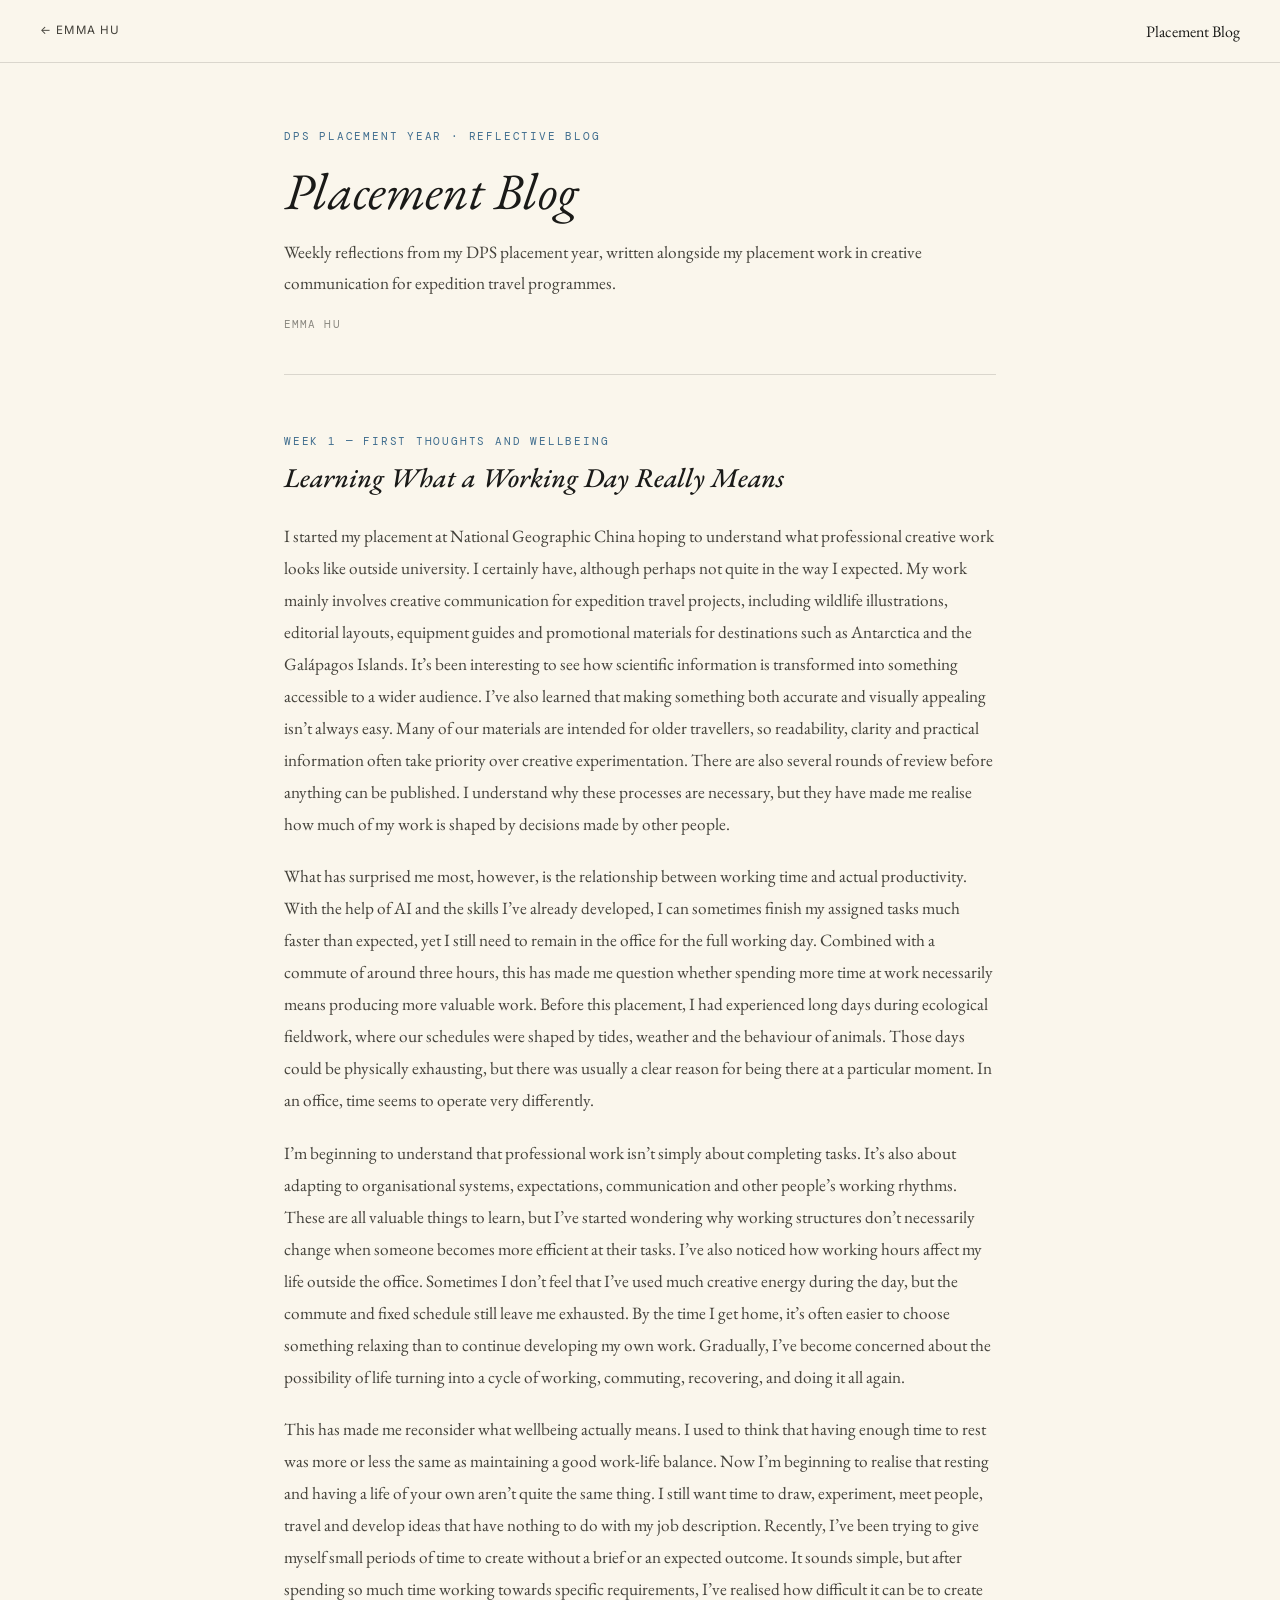
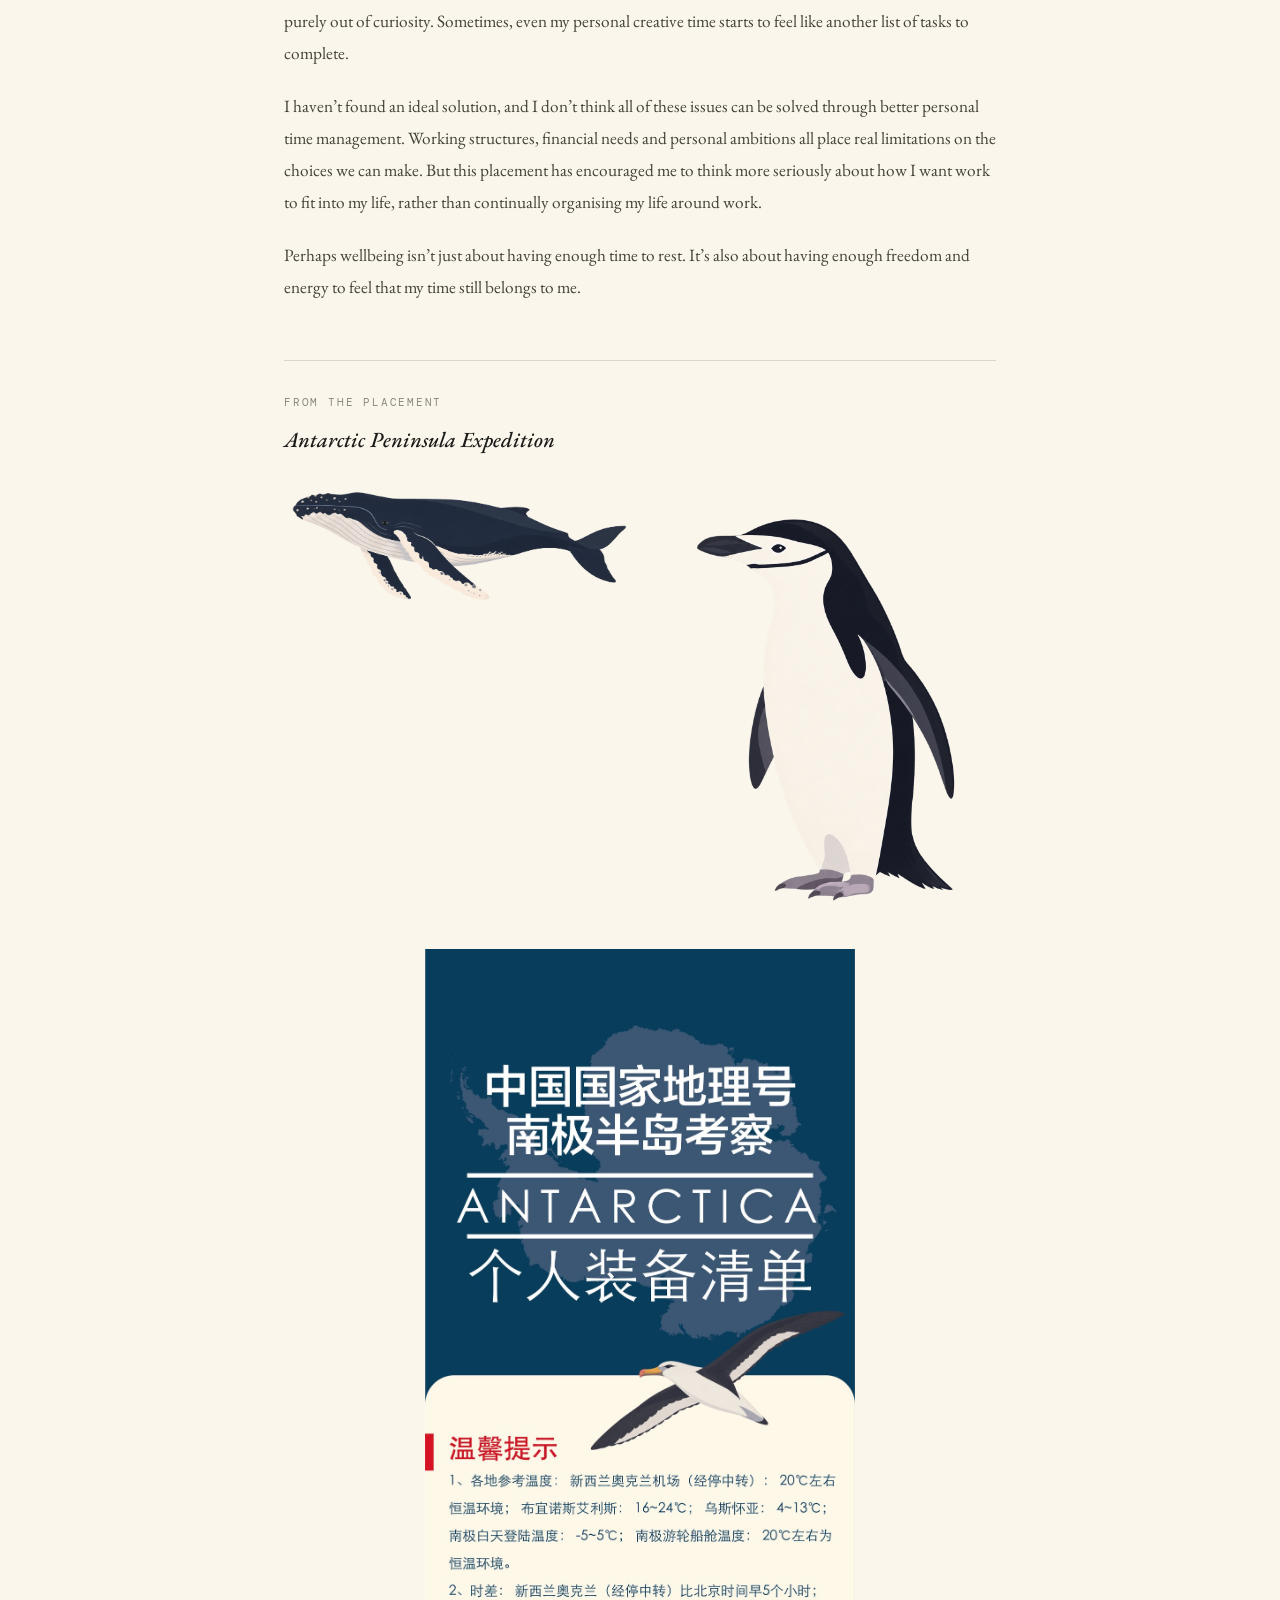
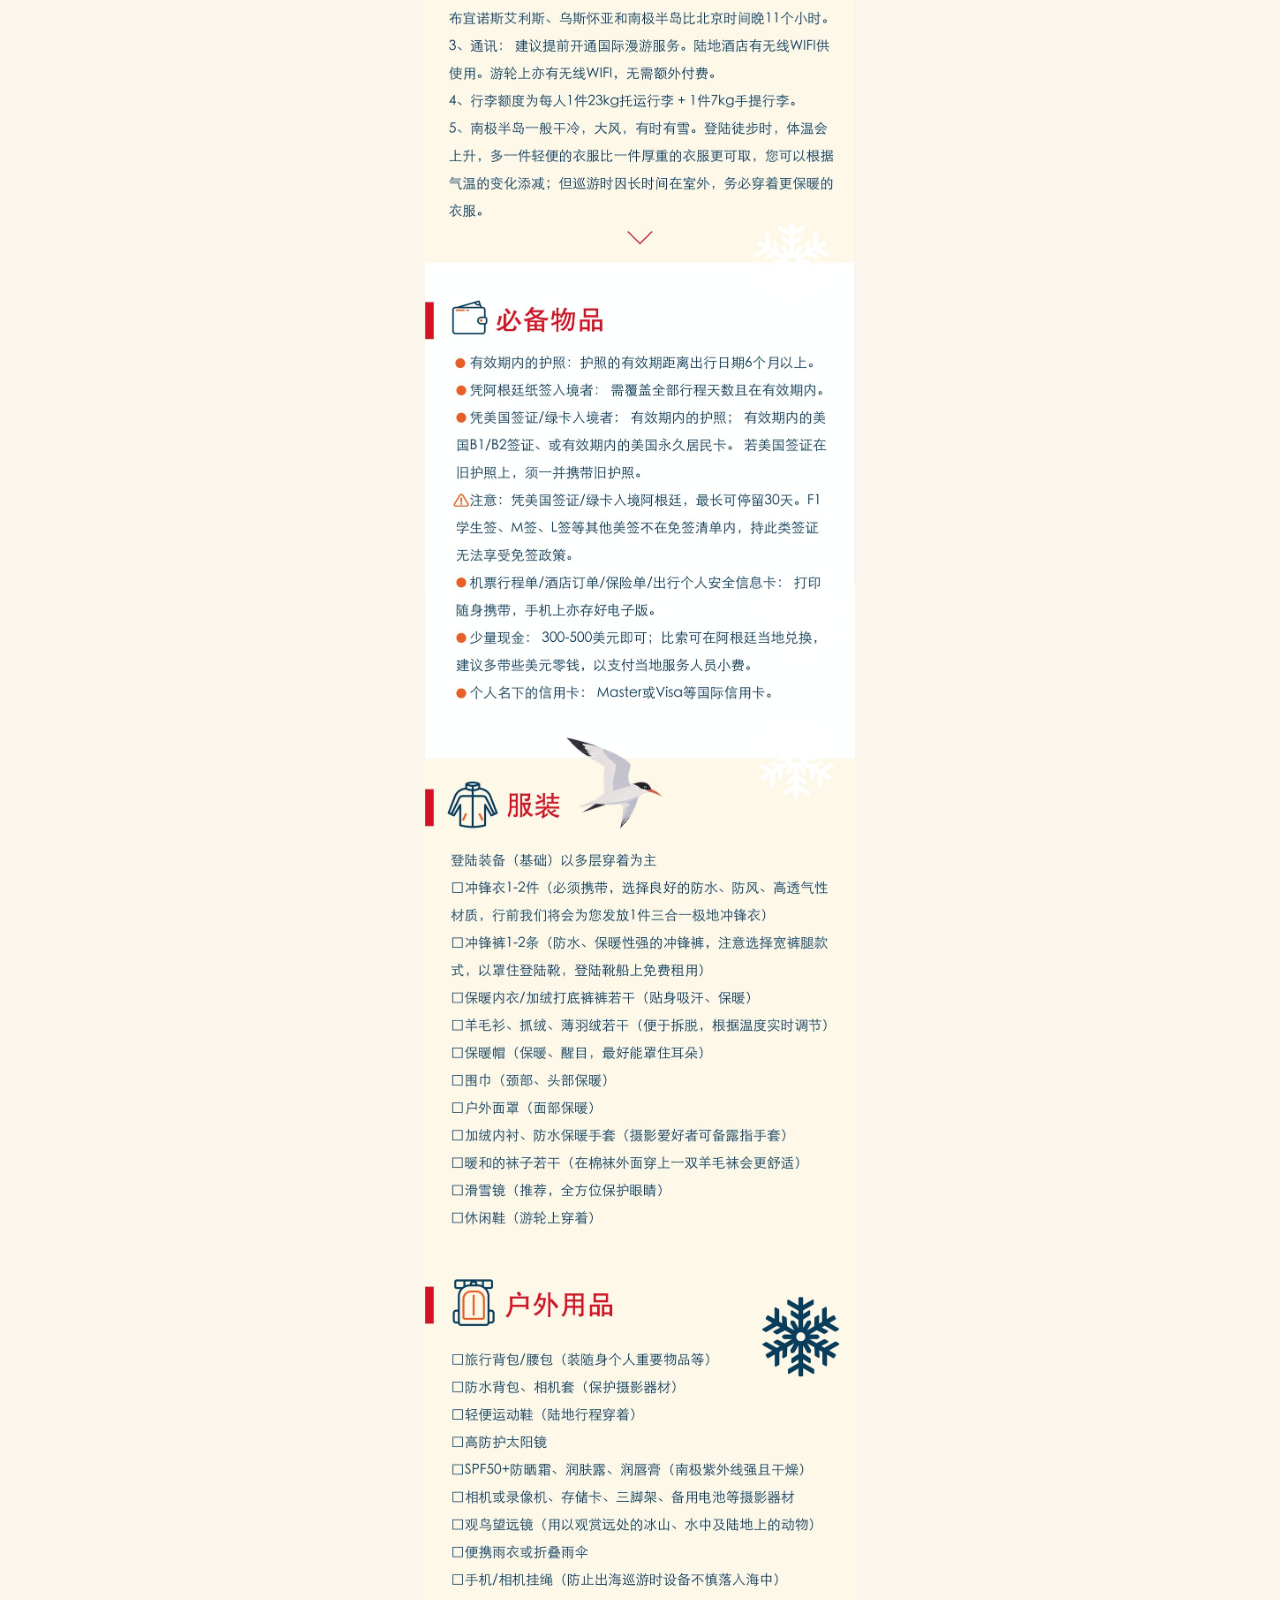
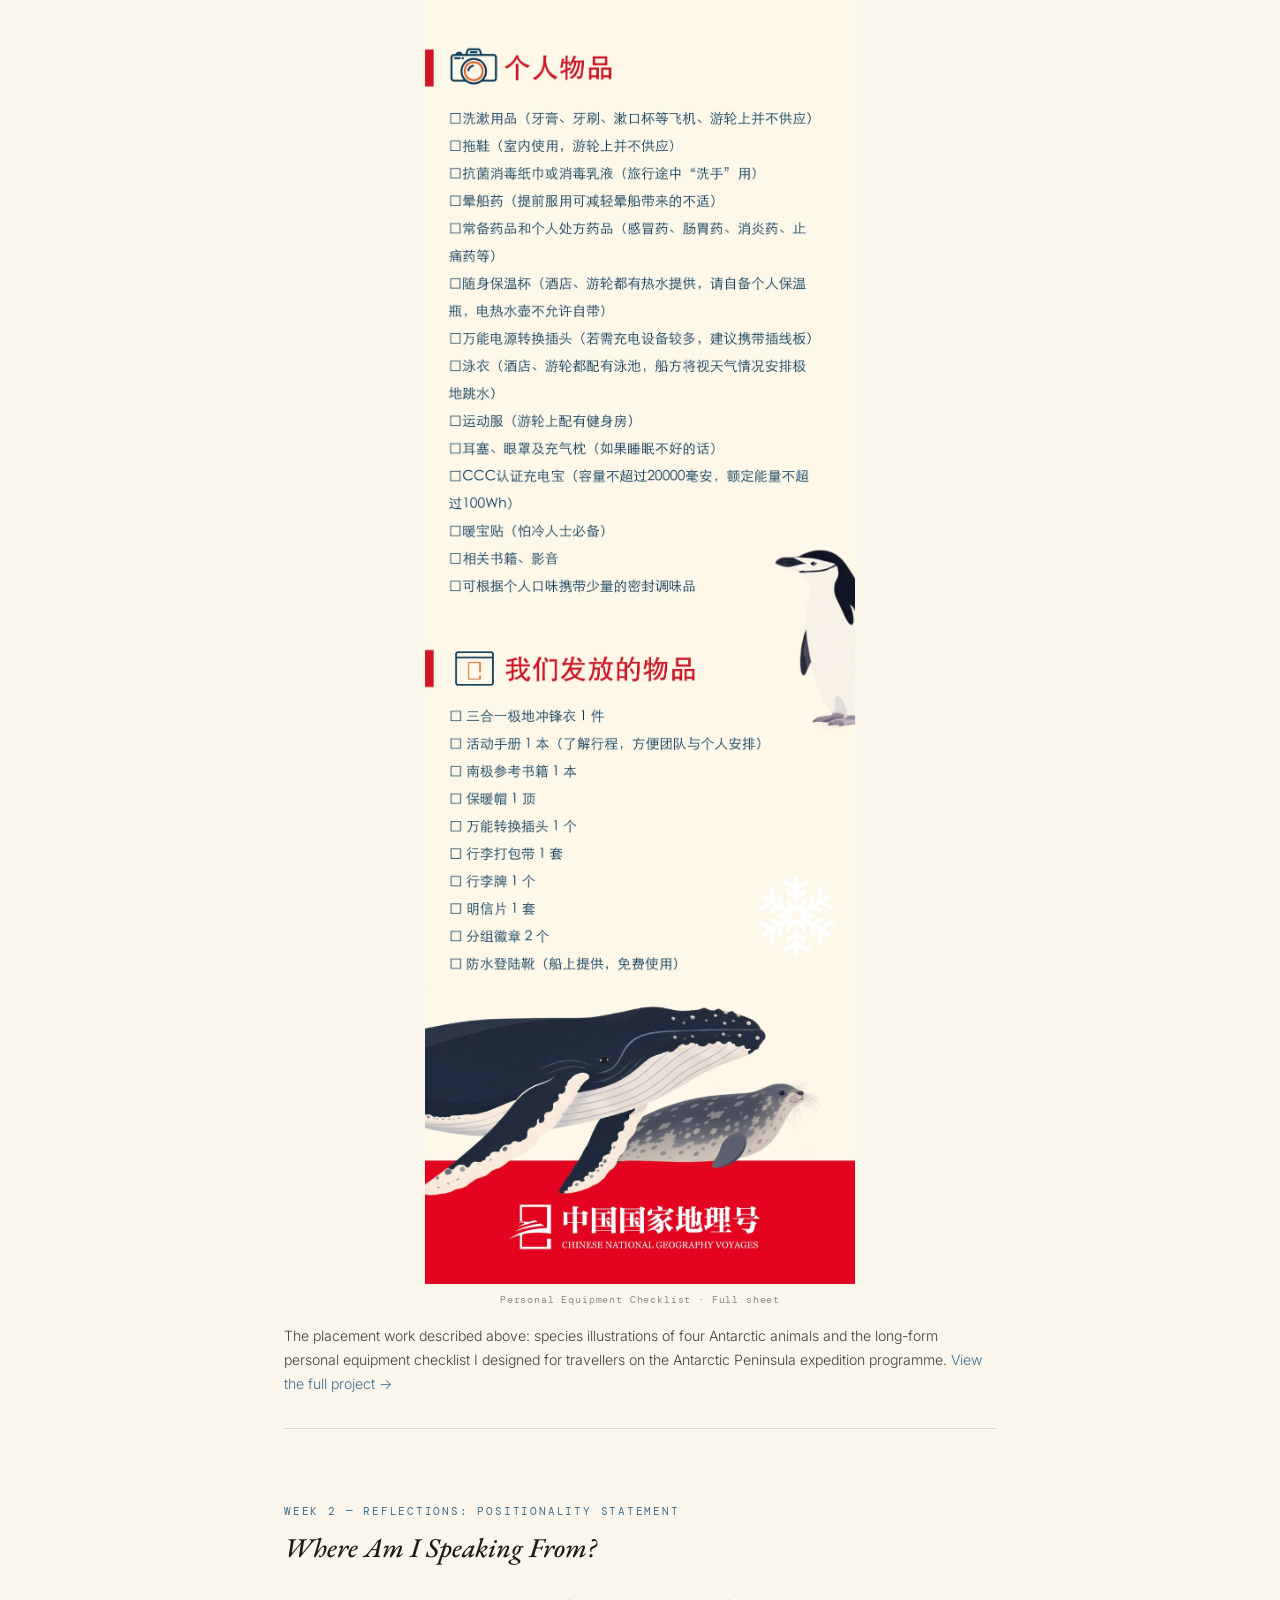
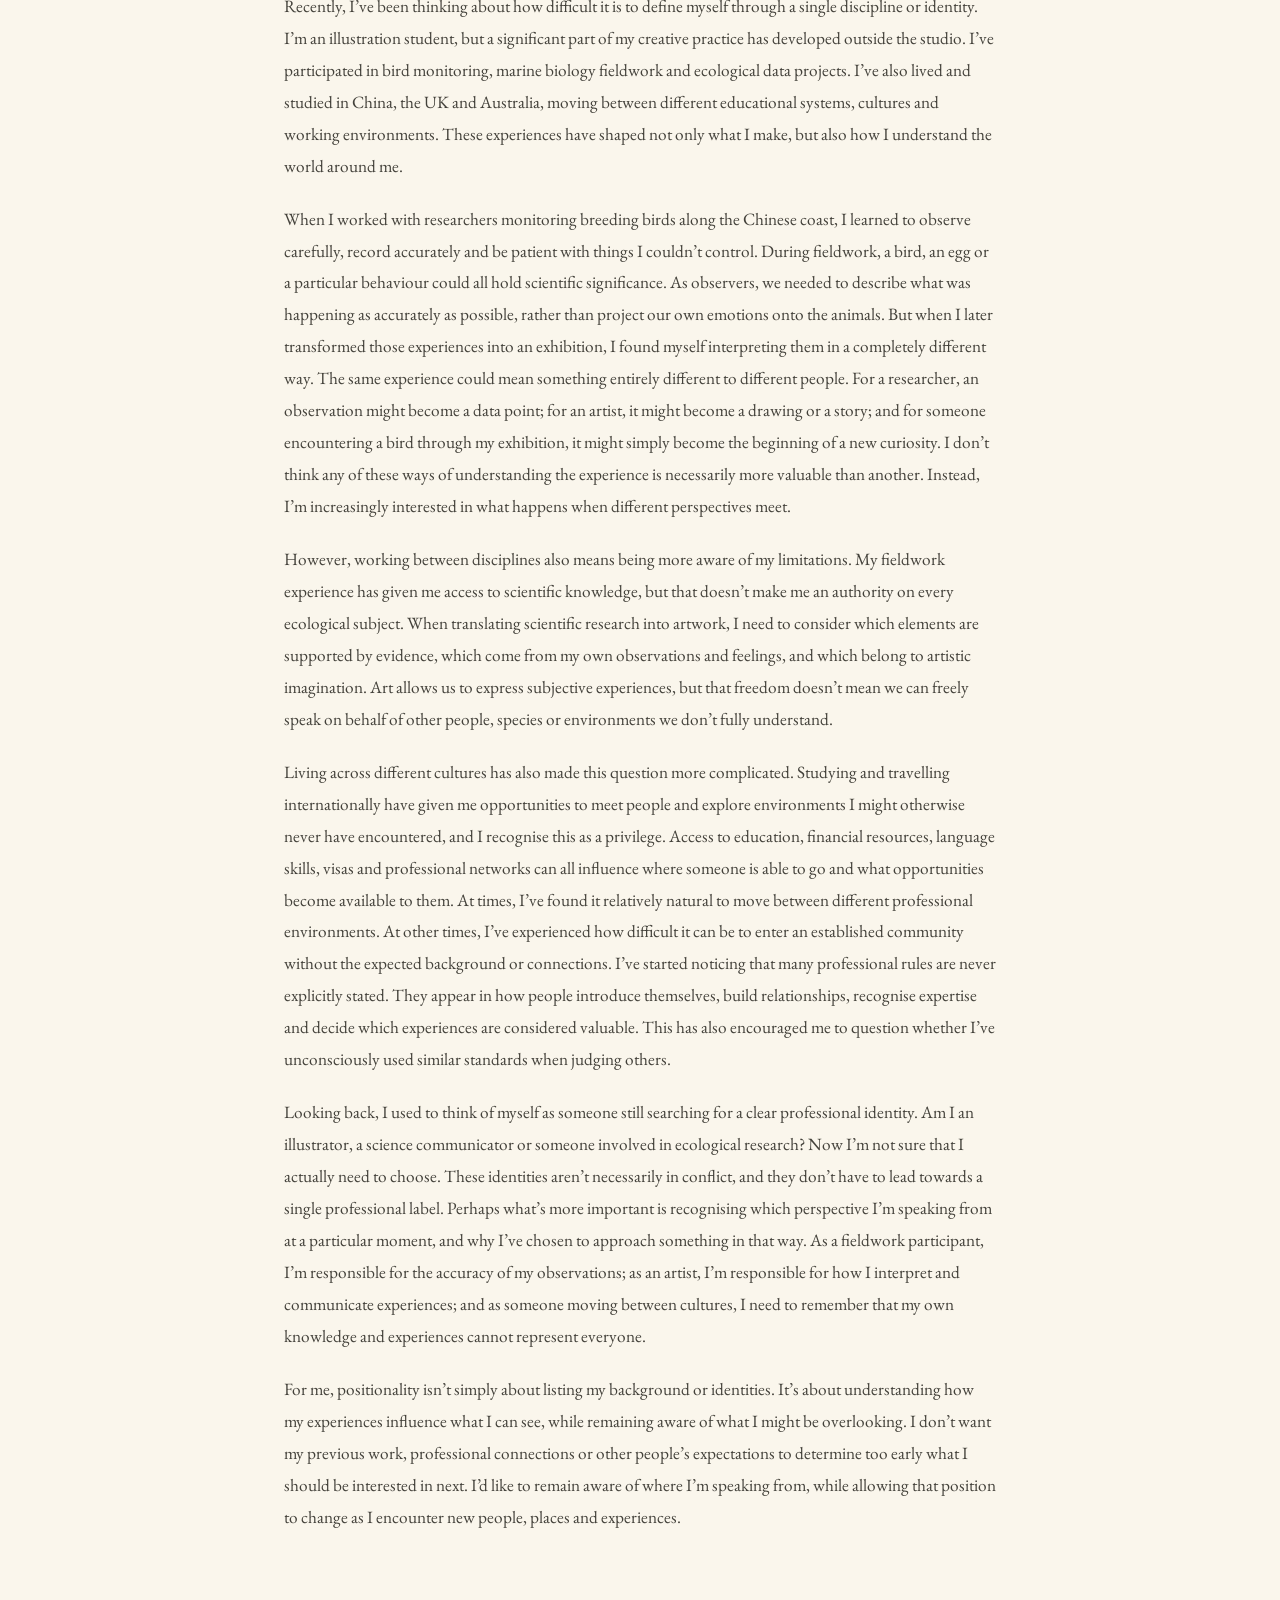
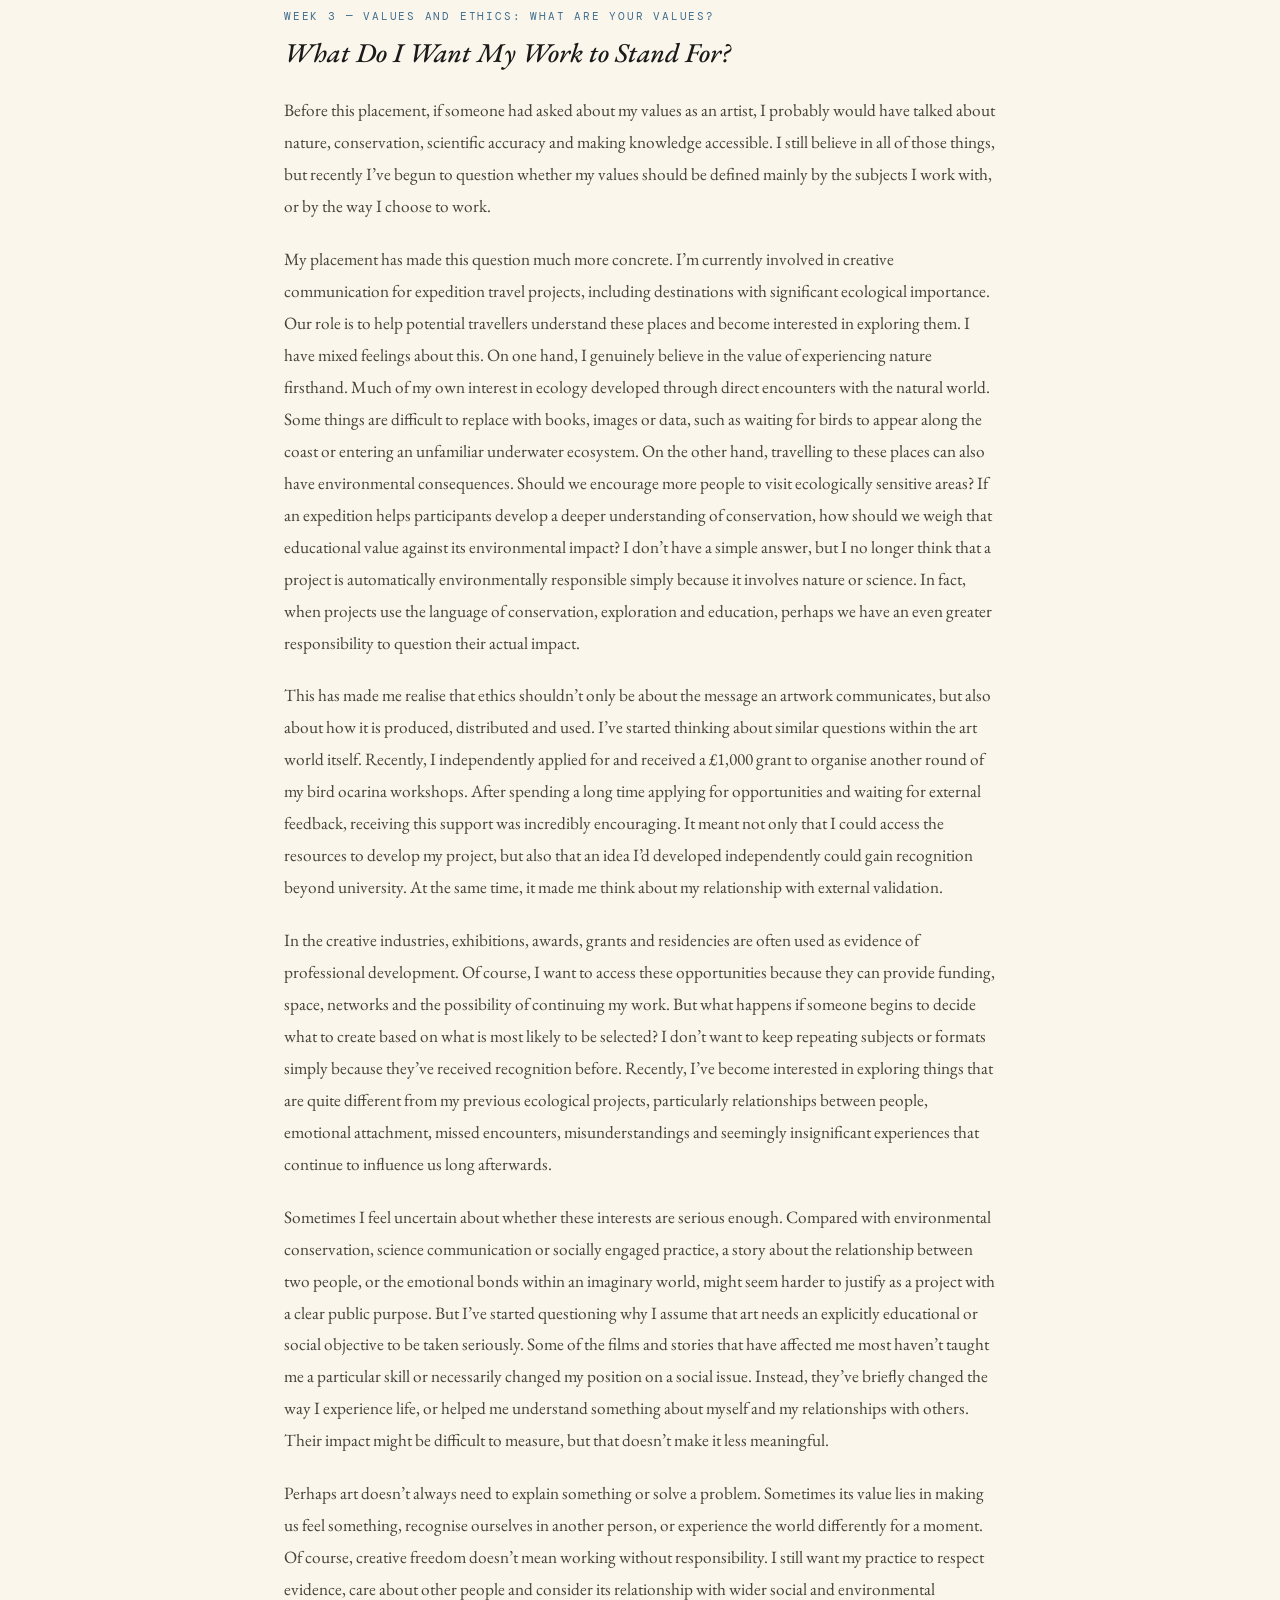
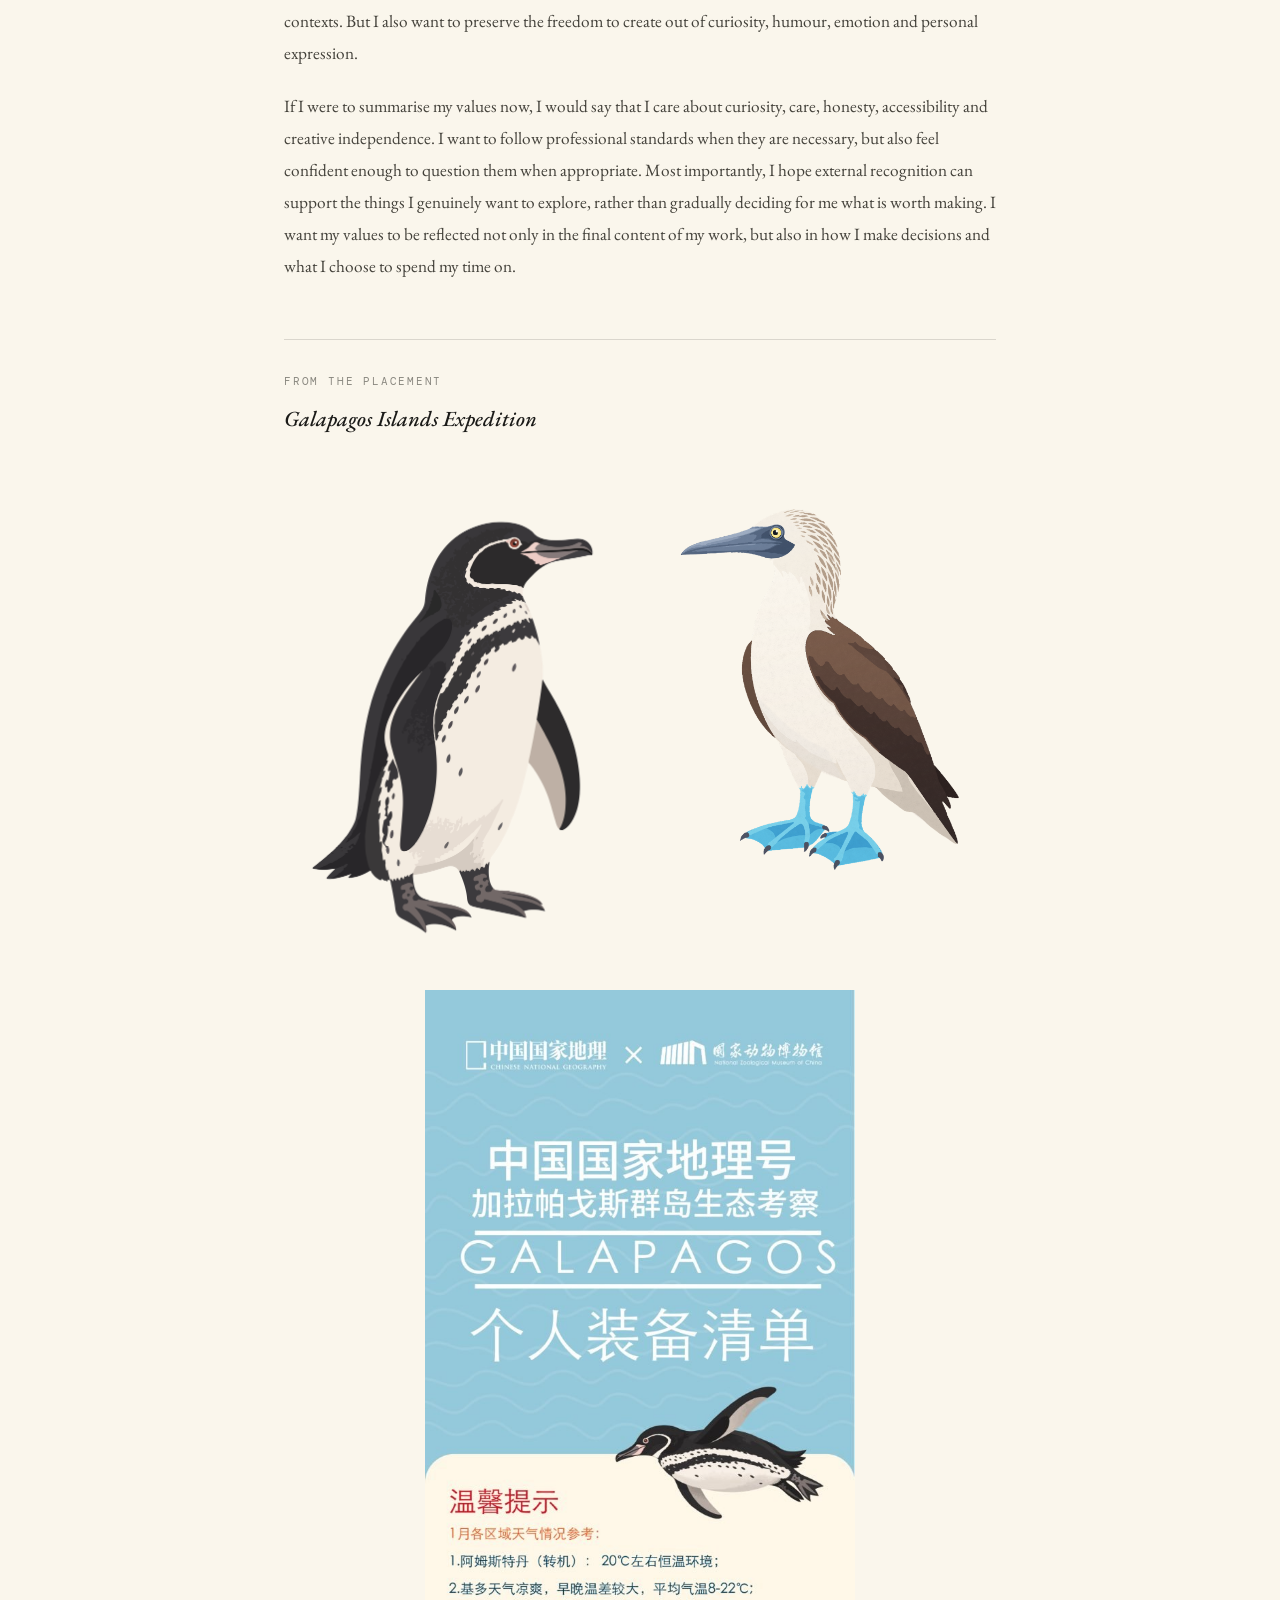
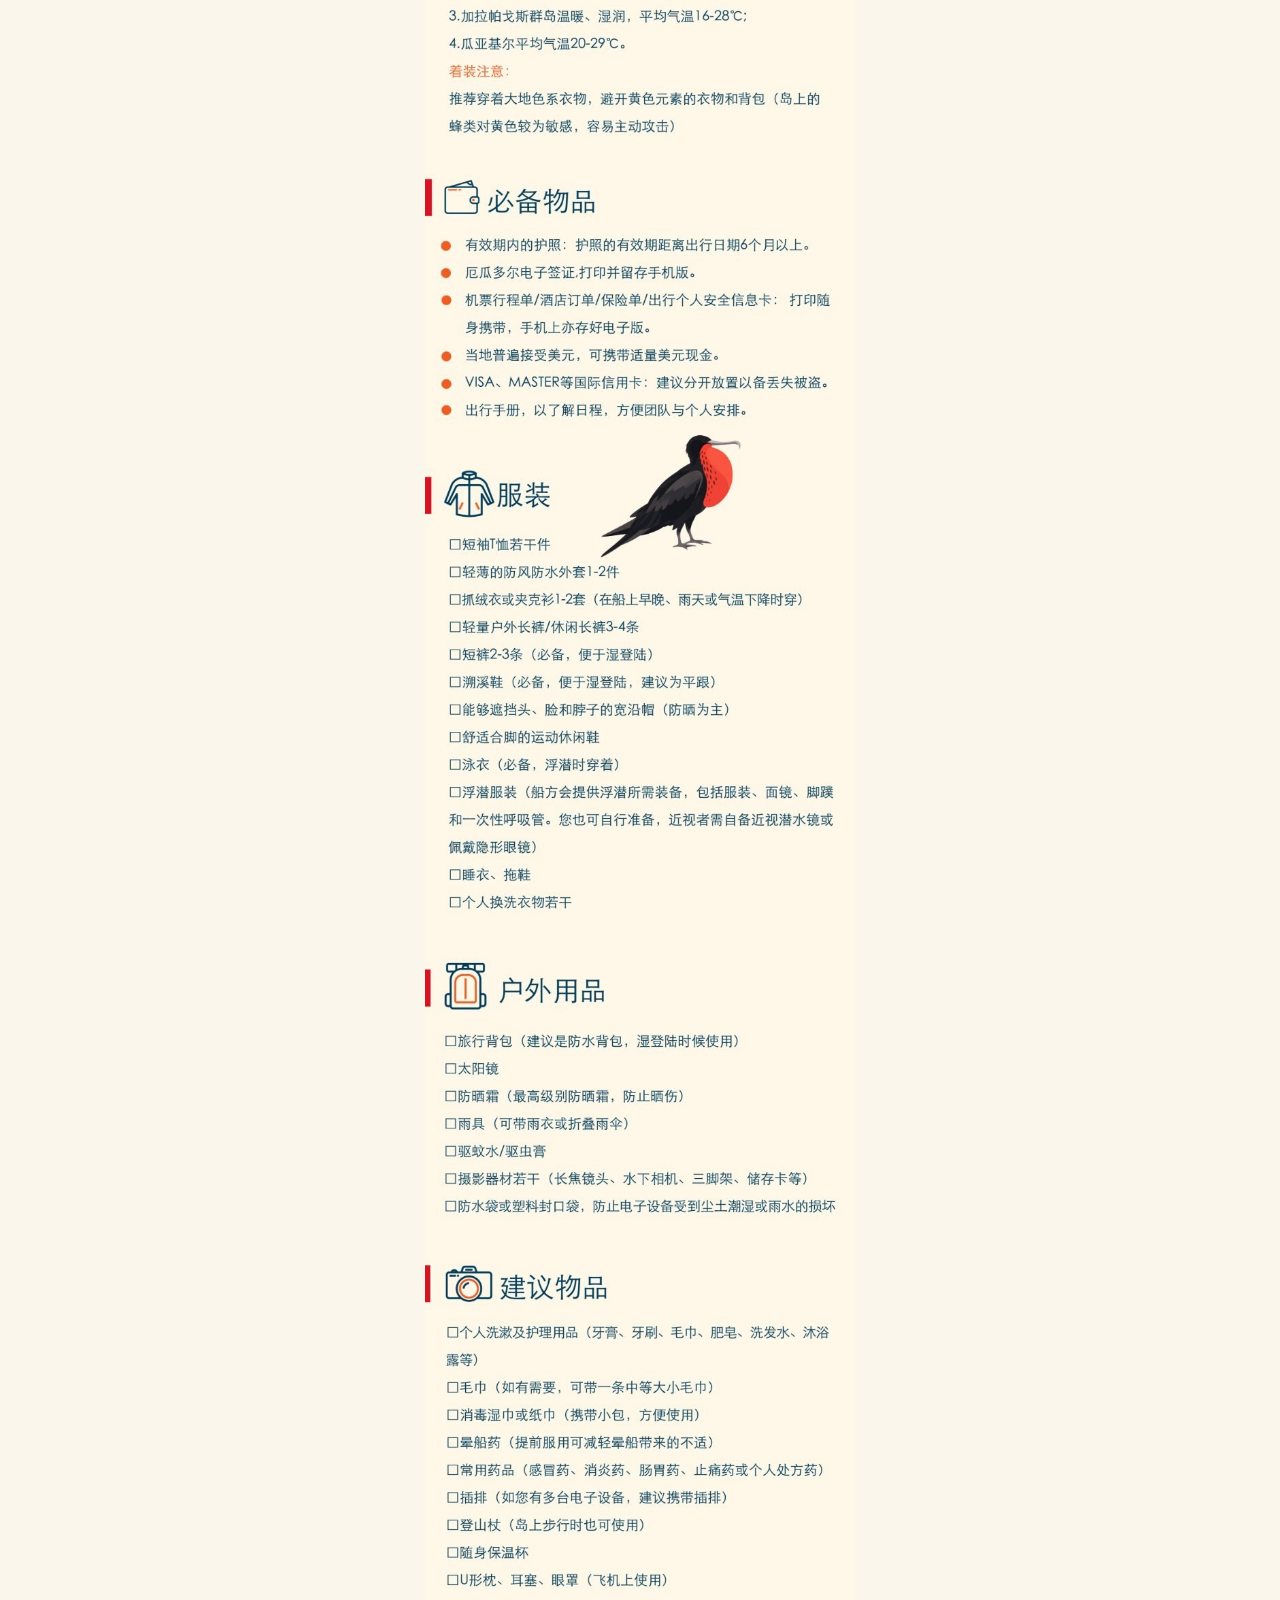
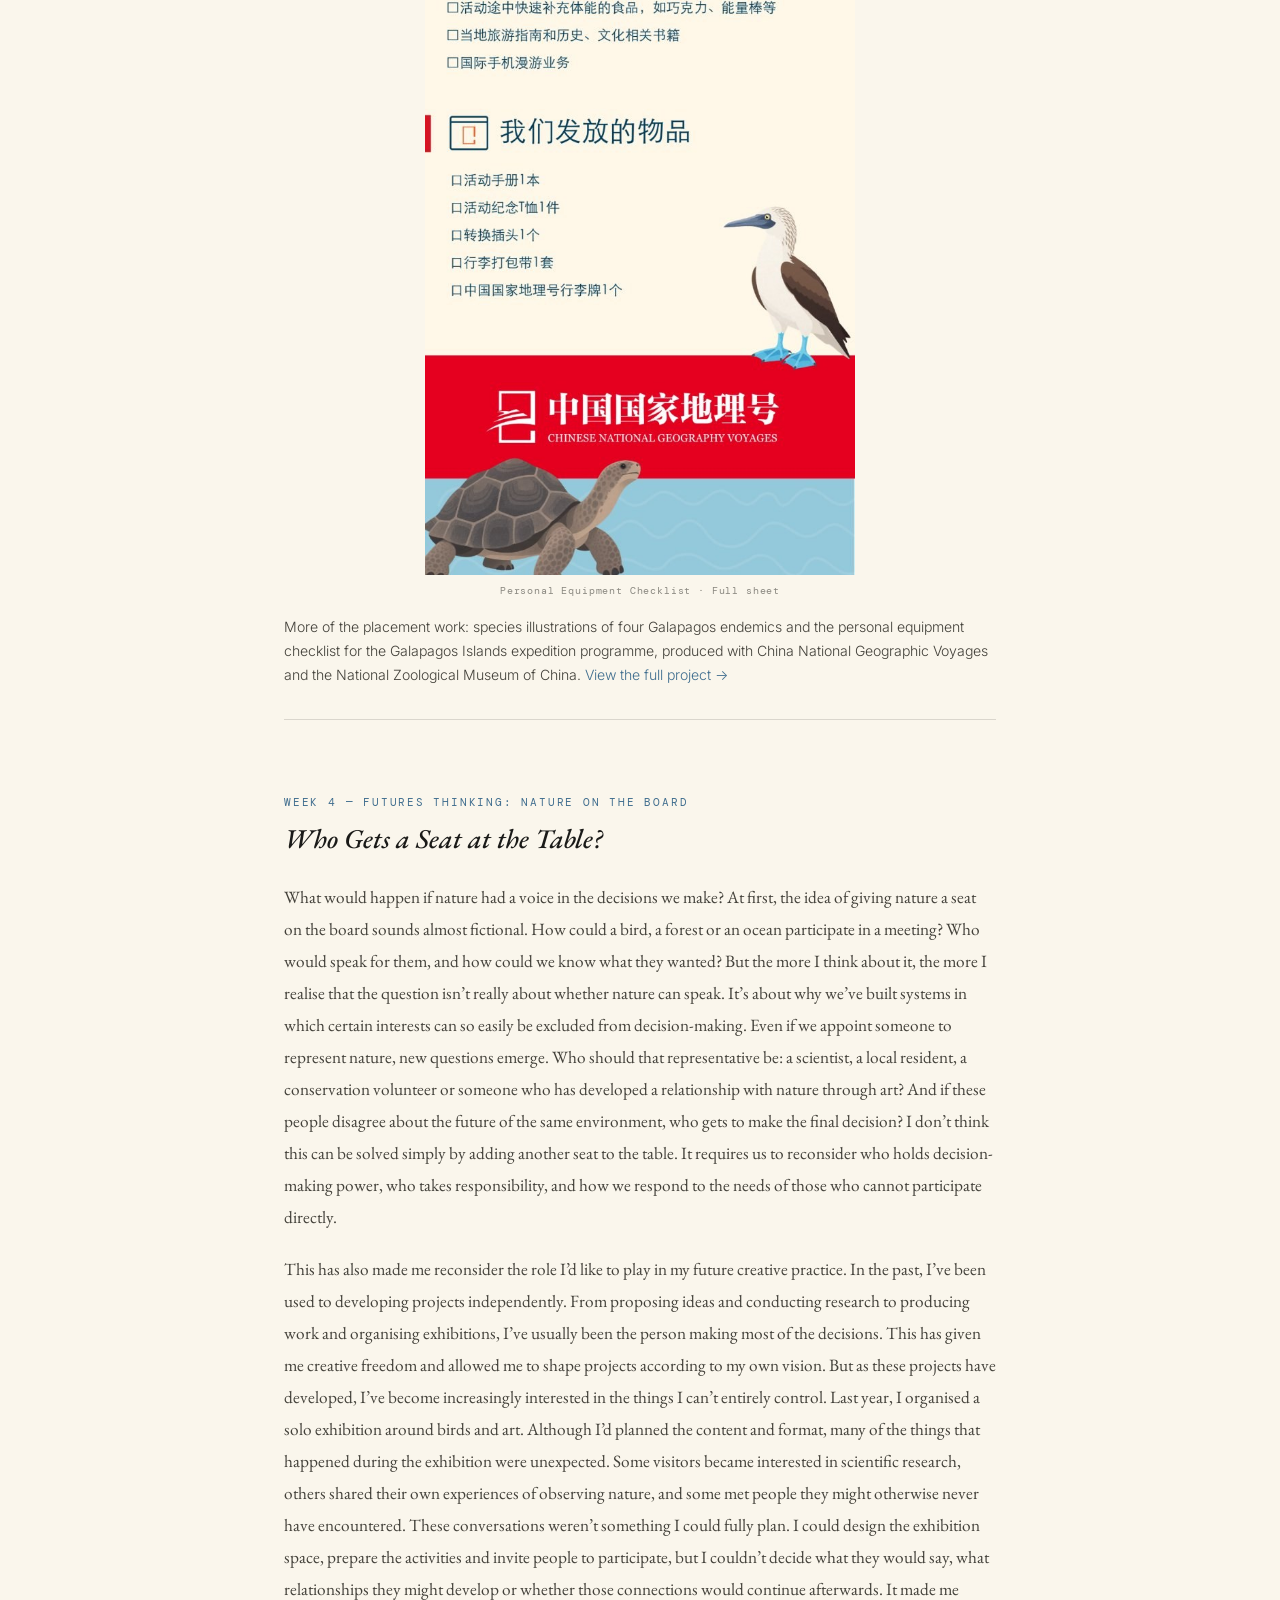
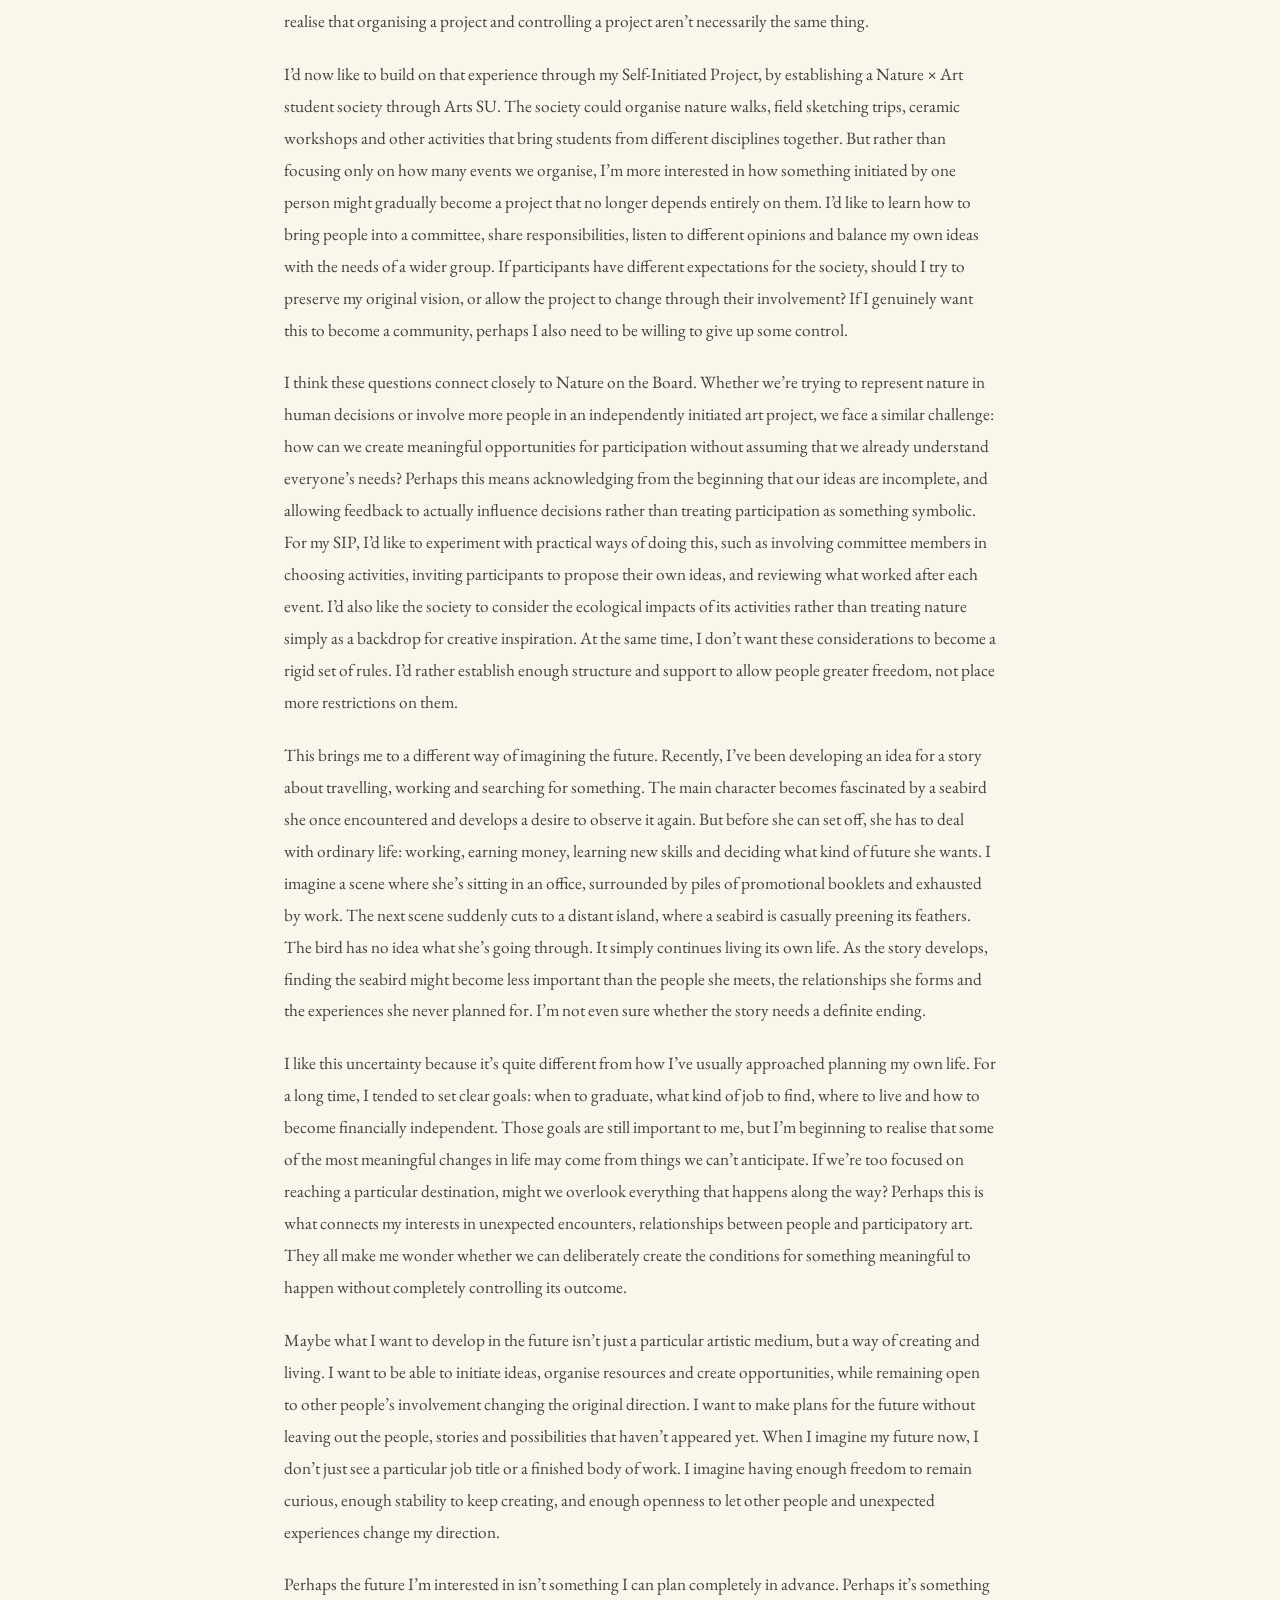
<file: dps-blog.html>
<!DOCTYPE html>
<html lang="en">
<head>
<meta charset="UTF-8">
<meta name="viewport" content="width=device-width, initial-scale=1.0">
<title>Placement Blog — Emma Hu</title>
<link rel="preconnect" href="https://fonts.googleapis.com">
<link rel="preconnect" href="https://fonts.gstatic.com" crossorigin>
<link href="https://fonts.googleapis.com/css2?family=EB+Garamond:ital,wght@0,400;0,500;1,400;1,500&family=DM+Mono:wght@300;400&family=Inter:wght@300;400;500&display=swap" rel="stylesheet">
<style>
  :root {
    --ink: #1a1a18;
    --ink-2: #43413a;
    --ink-3: #8a8880;
    --accent: #3f6d8e;
    --rule: rgba(26,24,20,0.14);
    --serif: 'EB Garamond', Georgia, serif;
    --mono: 'DM Mono', monospace;
    --sans: 'Inter', system-ui, sans-serif;
  }
  *, *::before, *::after { box-sizing: border-box; margin: 0; padding: 0; }
  body {
    background: #faf6ec;
    color: var(--ink);
    font-family: var(--serif);
    font-size: 18px;
    line-height: 1.7;
    -webkit-font-smoothing: antialiased;
  }
  nav {
    display: flex;
    align-items: center;
    justify-content: space-between;
    padding: 1.1rem 2.5rem;
    border-bottom: 0.5px solid var(--rule);
  }
  .nav-back {
    font-family: var(--sans);
    font-size: 0.72rem;
    letter-spacing: 0.1em;
    text-transform: uppercase;
    color: var(--ink-2);
    text-decoration: none;
  }
  .nav-back:hover { color: var(--accent); }
  .nav-title { font-family: var(--serif); font-size: 1rem; }
  .wrap { max-width: 760px; margin: 0 auto; padding: 4rem 1.5rem 6rem; }
  .eyebrow {
    font-family: var(--mono);
    font-size: 0.7rem;
    letter-spacing: 0.16em;
    text-transform: uppercase;
    color: var(--accent);
    margin-bottom: 1rem;
  }
  h1 {
    font-family: var(--serif);
    font-size: clamp(2rem, 5vw, 3.2rem);
    font-weight: 400;
    font-style: italic;
    line-height: 1.15;
    margin-bottom: 1rem;
  }
  .intro {
    font-size: 1.08rem;
    color: var(--ink-2);
    line-height: 1.8;
    margin-bottom: 1rem;
    max-width: 640px;
  }
  .byline {
    font-family: var(--mono);
    font-size: 0.68rem;
    letter-spacing: 0.1em;
    color: var(--ink-3);
    text-transform: uppercase;
    padding-bottom: 2.5rem;
    border-bottom: 0.5px solid var(--rule);
    margin-bottom: 3.5rem;
  }
  article { margin-bottom: 4.5rem; }
  .week-label {
    font-family: var(--mono);
    font-size: 0.7rem;
    letter-spacing: 0.16em;
    text-transform: uppercase;
    color: var(--accent);
    margin-bottom: 0.6rem;
  }
  h2 {
    font-family: var(--serif);
    font-size: 1.7rem;
    font-weight: 500;
    font-style: italic;
    line-height: 1.25;
    margin-bottom: 1.6rem;
  }
  article p {
    font-size: 1.08rem;
    color: var(--ink-2);
    line-height: 1.85;
    margin-bottom: 1.3rem;
  }
  article p:last-child { margin-bottom: 0; }
  .project-insert {
    border-top: 0.5px solid var(--rule);
    border-bottom: 0.5px solid var(--rule);
    padding: 2rem 0;
    margin: -1rem 0 4.5rem;
  }
  .project-insert .week-label { color: var(--ink-3); }
  .project-insert h3 {
    font-family: var(--serif);
    font-size: 1.35rem;
    font-weight: 500;
    font-style: italic;
    margin-bottom: 1.2rem;
  }
  .insert-grid {
    display: grid;
    grid-template-columns: 1fr 1fr;
    gap: 1rem;
    margin-bottom: 1rem;
  }
  .insert-grid img { width: 100%; height: auto; display: block; }
  .insert-text {
    font-family: var(--sans);
    font-size: 0.88rem;
    font-weight: 300;
    color: var(--ink-2);
    line-height: 1.7;
  }
  .insert-text a { color: var(--accent); text-decoration: none; }
  .insert-text a:hover { text-decoration: underline; }
  .end-mark {
    border-top: 0.5px solid var(--rule);
    padding-top: 2rem;
    display: flex;
    justify-content: space-between;
  }
  .end-mark a {
    font-family: var(--sans);
    font-size: 0.72rem;
    letter-spacing: 0.1em;
    text-transform: uppercase;
    color: var(--ink-2);
    text-decoration: none;
  }
  .end-mark a:hover { color: var(--accent); }
  @media (max-width: 640px) {
    .wrap { padding: 3rem 1.2rem 5rem; }
    .insert-grid { grid-template-columns: 1fr; }
  }
</style>
</head>
<body>

<nav>
  <a href="index.html" class="nav-back">← Emma Hu</a>
  <span class="nav-title">Placement Blog</span>
</nav>

<div class="wrap">

  <p class="eyebrow">DPS Placement Year · Reflective Blog</p>
  <h1>Placement Blog</h1>
  <p class="intro">Weekly reflections from my DPS placement year, written alongside my placement work in creative communication for expedition travel programmes.</p>
  <p class="byline">Emma Hu</p>

  <article>
    <p class="week-label">Week 1 — First Thoughts and Wellbeing</p>
    <h2>Learning What a Working Day Really Means</h2>
    <p>I started my placement at National Geographic China hoping to understand what professional creative work looks like outside university. I certainly have, although perhaps not quite in the way I expected. My work mainly involves creative communication for expedition travel projects, including wildlife illustrations, editorial layouts, equipment guides and promotional materials for destinations such as Antarctica and the Galápagos Islands. It’s been interesting to see how scientific information is transformed into something accessible to a wider audience. I’ve also learned that making something both accurate and visually appealing isn’t always easy. Many of our materials are intended for older travellers, so readability, clarity and practical information often take priority over creative experimentation. There are also several rounds of review before anything can be published. I understand why these processes are necessary, but they have made me realise how much of my work is shaped by decisions made by other people.</p>
    <p>What has surprised me most, however, is the relationship between working time and actual productivity. With the help of AI and the skills I’ve already developed, I can sometimes finish my assigned tasks much faster than expected, yet I still need to remain in the office for the full working day. Combined with a commute of around three hours, this has made me question whether spending more time at work necessarily means producing more valuable work. Before this placement, I had experienced long days during ecological fieldwork, where our schedules were shaped by tides, weather and the behaviour of animals. Those days could be physically exhausting, but there was usually a clear reason for being there at a particular moment. In an office, time seems to operate very differently.</p>
    <p>I’m beginning to understand that professional work isn’t simply about completing tasks. It’s also about adapting to organisational systems, expectations, communication and other people’s working rhythms. These are all valuable things to learn, but I’ve started wondering why working structures don’t necessarily change when someone becomes more efficient at their tasks. I’ve also noticed how working hours affect my life outside the office. Sometimes I don’t feel that I’ve used much creative energy during the day, but the commute and fixed schedule still leave me exhausted. By the time I get home, it’s often easier to choose something relaxing than to continue developing my own work. Gradually, I’ve become concerned about the possibility of life turning into a cycle of working, commuting, recovering, and doing it all again.</p>
    <p>This has made me reconsider what wellbeing actually means. I used to think that having enough time to rest was more or less the same as maintaining a good work-life balance. Now I’m beginning to realise that resting and having a life of your own aren’t quite the same thing. I still want time to draw, experiment, meet people, travel and develop ideas that have nothing to do with my job description. Recently, I’ve been trying to give myself small periods of time to create without a brief or an expected outcome. It sounds simple, but after spending so much time working towards specific requirements, I’ve realised how difficult it can be to create purely out of curiosity. Sometimes, even my personal creative time starts to feel like another list of tasks to complete.</p>
    <p>I haven’t found an ideal solution, and I don’t think all of these issues can be solved through better personal time management. Working structures, financial needs and personal ambitions all place real limitations on the choices we can make. But this placement has encouraged me to think more seriously about how I want work to fit into my life, rather than continually organising my life around work.</p>
    <p>Perhaps wellbeing isn’t just about having enough time to rest. It’s also about having enough freedom and energy to feel that my time still belongs to me.</p>
  </article>

  <div class="project-insert">
    <p class="week-label">From the placement</p>
    <h3>Antarctic Peninsula Expedition</h3>
    <div class="insert-grid">
      <img src="antarctic-humpback-whale.png" alt="Scientific illustration of a humpback whale surfacing"/>
      <img src="antarctic-chinstrap-penguin.png" alt="Scientific illustration of a chinstrap penguin standing on snow"/>
    </div>
    <img src="antarctic-equipment-checklist.jpg" alt="Personal equipment checklist for the Antarctic Peninsula expedition, full long-form infographic in Chinese" style="display:block;width:100%;max-width:430px;height:auto;margin:1rem auto 0.4rem;"/>
    <p style="font-family:var(--mono);font-size:0.65rem;color:var(--ink-3);letter-spacing:0.08em;text-align:center;margin-bottom:1rem;">Personal Equipment Checklist · Full sheet</p>
    <p class="insert-text">The placement work described above: species illustrations of four Antarctic animals and the long-form personal equipment checklist I designed for travellers on the Antarctic Peninsula expedition programme. <a href="project-08.html">View the full project →</a></p>
  </div>

  <article>
    <p class="week-label">Week 2 — Reflections: Positionality Statement</p>
    <h2>Where Am I Speaking From?</h2>
    <p>Recently, I’ve been thinking about how difficult it is to define myself through a single discipline or identity. I’m an illustration student, but a significant part of my creative practice has developed outside the studio. I’ve participated in bird monitoring, marine biology fieldwork and ecological data projects. I’ve also lived and studied in China, the UK and Australia, moving between different educational systems, cultures and working environments. These experiences have shaped not only what I make, but also how I understand the world around me.</p>
    <p>When I worked with researchers monitoring breeding birds along the Chinese coast, I learned to observe carefully, record accurately and be patient with things I couldn’t control. During fieldwork, a bird, an egg or a particular behaviour could all hold scientific significance. As observers, we needed to describe what was happening as accurately as possible, rather than project our own emotions onto the animals. But when I later transformed those experiences into an exhibition, I found myself interpreting them in a completely different way. The same experience could mean something entirely different to different people. For a researcher, an observation might become a data point; for an artist, it might become a drawing or a story; and for someone encountering a bird through my exhibition, it might simply become the beginning of a new curiosity. I don’t think any of these ways of understanding the experience is necessarily more valuable than another. Instead, I’m increasingly interested in what happens when different perspectives meet.</p>
    <p>However, working between disciplines also means being more aware of my limitations. My fieldwork experience has given me access to scientific knowledge, but that doesn’t make me an authority on every ecological subject. When translating scientific research into artwork, I need to consider which elements are supported by evidence, which come from my own observations and feelings, and which belong to artistic imagination. Art allows us to express subjective experiences, but that freedom doesn’t mean we can freely speak on behalf of other people, species or environments we don’t fully understand.</p>
    <p>Living across different cultures has also made this question more complicated. Studying and travelling internationally have given me opportunities to meet people and explore environments I might otherwise never have encountered, and I recognise this as a privilege. Access to education, financial resources, language skills, visas and professional networks can all influence where someone is able to go and what opportunities become available to them. At times, I’ve found it relatively natural to move between different professional environments. At other times, I’ve experienced how difficult it can be to enter an established community without the expected background or connections. I’ve started noticing that many professional rules are never explicitly stated. They appear in how people introduce themselves, build relationships, recognise expertise and decide which experiences are considered valuable. This has also encouraged me to question whether I’ve unconsciously used similar standards when judging others.</p>
    <p>Looking back, I used to think of myself as someone still searching for a clear professional identity. Am I an illustrator, a science communicator or someone involved in ecological research? Now I’m not sure that I actually need to choose. These identities aren’t necessarily in conflict, and they don’t have to lead towards a single professional label. Perhaps what’s more important is recognising which perspective I’m speaking from at a particular moment, and why I’ve chosen to approach something in that way. As a fieldwork participant, I’m responsible for the accuracy of my observations; as an artist, I’m responsible for how I interpret and communicate experiences; and as someone moving between cultures, I need to remember that my own knowledge and experiences cannot represent everyone.</p>
    <p>For me, positionality isn’t simply about listing my background or identities. It’s about understanding how my experiences influence what I can see, while remaining aware of what I might be overlooking. I don’t want my previous work, professional connections or other people’s expectations to determine too early what I should be interested in next. I’d like to remain aware of where I’m speaking from, while allowing that position to change as I encounter new people, places and experiences.</p>
  </article>

  <article>
    <p class="week-label">Week 3 — Values and Ethics: What Are Your Values?</p>
    <h2>What Do I Want My Work to Stand For?</h2>
    <p>Before this placement, if someone had asked about my values as an artist, I probably would have talked about nature, conservation, scientific accuracy and making knowledge accessible. I still believe in all of those things, but recently I’ve begun to question whether my values should be defined mainly by the subjects I work with, or by the way I choose to work.</p>
    <p>My placement has made this question much more concrete. I’m currently involved in creative communication for expedition travel projects, including destinations with significant ecological importance. Our role is to help potential travellers understand these places and become interested in exploring them. I have mixed feelings about this. On one hand, I genuinely believe in the value of experiencing nature firsthand. Much of my own interest in ecology developed through direct encounters with the natural world. Some things are difficult to replace with books, images or data, such as waiting for birds to appear along the coast or entering an unfamiliar underwater ecosystem. On the other hand, travelling to these places can also have environmental consequences. Should we encourage more people to visit ecologically sensitive areas? If an expedition helps participants develop a deeper understanding of conservation, how should we weigh that educational value against its environmental impact? I don’t have a simple answer, but I no longer think that a project is automatically environmentally responsible simply because it involves nature or science. In fact, when projects use the language of conservation, exploration and education, perhaps we have an even greater responsibility to question their actual impact.</p>
    <p>This has made me realise that ethics shouldn’t only be about the message an artwork communicates, but also about how it is produced, distributed and used. I’ve started thinking about similar questions within the art world itself. Recently, I independently applied for and received a £1,000 grant to organise another round of my bird ocarina workshops. After spending a long time applying for opportunities and waiting for external feedback, receiving this support was incredibly encouraging. It meant not only that I could access the resources to develop my project, but also that an idea I’d developed independently could gain recognition beyond university. At the same time, it made me think about my relationship with external validation.</p>
    <p>In the creative industries, exhibitions, awards, grants and residencies are often used as evidence of professional development. Of course, I want to access these opportunities because they can provide funding, space, networks and the possibility of continuing my work. But what happens if someone begins to decide what to create based on what is most likely to be selected? I don’t want to keep repeating subjects or formats simply because they’ve received recognition before. Recently, I’ve become interested in exploring things that are quite different from my previous ecological projects, particularly relationships between people, emotional attachment, missed encounters, misunderstandings and seemingly insignificant experiences that continue to influence us long afterwards.</p>
    <p>Sometimes I feel uncertain about whether these interests are serious enough. Compared with environmental conservation, science communication or socially engaged practice, a story about the relationship between two people, or the emotional bonds within an imaginary world, might seem harder to justify as a project with a clear public purpose. But I’ve started questioning why I assume that art needs an explicitly educational or social objective to be taken seriously. Some of the films and stories that have affected me most haven’t taught me a particular skill or necessarily changed my position on a social issue. Instead, they’ve briefly changed the way I experience life, or helped me understand something about myself and my relationships with others. Their impact might be difficult to measure, but that doesn’t make it less meaningful.</p>
    <p>Perhaps art doesn’t always need to explain something or solve a problem. Sometimes its value lies in making us feel something, recognise ourselves in another person, or experience the world differently for a moment. Of course, creative freedom doesn’t mean working without responsibility. I still want my practice to respect evidence, care about other people and consider its relationship with wider social and environmental contexts. But I also want to preserve the freedom to create out of curiosity, humour, emotion and personal expression.</p>
    <p>If I were to summarise my values now, I would say that I care about curiosity, care, honesty, accessibility and creative independence. I want to follow professional standards when they are necessary, but also feel confident enough to question them when appropriate. Most importantly, I hope external recognition can support the things I genuinely want to explore, rather than gradually deciding for me what is worth making. I want my values to be reflected not only in the final content of my work, but also in how I make decisions and what I choose to spend my time on.</p>
  </article>

  <div class="project-insert">
    <p class="week-label">From the placement</p>
    <h3>Galapagos Islands Expedition</h3>
    <div class="insert-grid">
      <img src="galapagos-penguin.png" alt="Scientific illustration of a Galapagos penguin standing"/>
      <img src="galapagos-blue-footed-booby.png" alt="Scientific illustration of a blue-footed booby standing"/>
    </div>
    <img src="galapagos-equipment-checklist.jpg" alt="Personal equipment checklist for the Galapagos Islands expedition, full long-form infographic in Chinese" style="display:block;width:100%;max-width:430px;height:auto;margin:1rem auto 0.4rem;"/>
    <p style="font-family:var(--mono);font-size:0.65rem;color:var(--ink-3);letter-spacing:0.08em;text-align:center;margin-bottom:1rem;">Personal Equipment Checklist · Full sheet</p>
    <p class="insert-text">More of the placement work: species illustrations of four Galapagos endemics and the personal equipment checklist for the Galapagos Islands expedition programme, produced with China National Geographic Voyages and the National Zoological Museum of China. <a href="project-09.html">View the full project →</a></p>
  </div>

  <article>
    <p class="week-label">Week 4 — Futures Thinking: Nature on the Board</p>
    <h2>Who Gets a Seat at the Table?</h2>
    <p>What would happen if nature had a voice in the decisions we make? At first, the idea of giving nature a seat on the board sounds almost fictional. How could a bird, a forest or an ocean participate in a meeting? Who would speak for them, and how could we know what they wanted? But the more I think about it, the more I realise that the question isn’t really about whether nature can speak. It’s about why we’ve built systems in which certain interests can so easily be excluded from decision-making. Even if we appoint someone to represent nature, new questions emerge. Who should that representative be: a scientist, a local resident, a conservation volunteer or someone who has developed a relationship with nature through art? And if these people disagree about the future of the same environment, who gets to make the final decision? I don’t think this can be solved simply by adding another seat to the table. It requires us to reconsider who holds decision-making power, who takes responsibility, and how we respond to the needs of those who cannot participate directly.</p>
    <p>This has also made me reconsider the role I’d like to play in my future creative practice. In the past, I’ve been used to developing projects independently. From proposing ideas and conducting research to producing work and organising exhibitions, I’ve usually been the person making most of the decisions. This has given me creative freedom and allowed me to shape projects according to my own vision. But as these projects have developed, I’ve become increasingly interested in the things I can’t entirely control. Last year, I organised a solo exhibition around birds and art. Although I’d planned the content and format, many of the things that happened during the exhibition were unexpected. Some visitors became interested in scientific research, others shared their own experiences of observing nature, and some met people they might otherwise never have encountered. These conversations weren’t something I could fully plan. I could design the exhibition space, prepare the activities and invite people to participate, but I couldn’t decide what they would say, what relationships they might develop or whether those connections would continue afterwards. It made me realise that organising a project and controlling a project aren’t necessarily the same thing.</p>
    <p>I’d now like to build on that experience through my Self-Initiated Project, by establishing a Nature × Art student society through Arts SU. The society could organise nature walks, field sketching trips, ceramic workshops and other activities that bring students from different disciplines together. But rather than focusing only on how many events we organise, I’m more interested in how something initiated by one person might gradually become a project that no longer depends entirely on them. I’d like to learn how to bring people into a committee, share responsibilities, listen to different opinions and balance my own ideas with the needs of a wider group. If participants have different expectations for the society, should I try to preserve my original vision, or allow the project to change through their involvement? If I genuinely want this to become a community, perhaps I also need to be willing to give up some control.</p>
    <p>I think these questions connect closely to Nature on the Board. Whether we’re trying to represent nature in human decisions or involve more people in an independently initiated art project, we face a similar challenge: how can we create meaningful opportunities for participation without assuming that we already understand everyone’s needs? Perhaps this means acknowledging from the beginning that our ideas are incomplete, and allowing feedback to actually influence decisions rather than treating participation as something symbolic. For my SIP, I’d like to experiment with practical ways of doing this, such as involving committee members in choosing activities, inviting participants to propose their own ideas, and reviewing what worked after each event. I’d also like the society to consider the ecological impacts of its activities rather than treating nature simply as a backdrop for creative inspiration. At the same time, I don’t want these considerations to become a rigid set of rules. I’d rather establish enough structure and support to allow people greater freedom, not place more restrictions on them.</p>
    <p>This brings me to a different way of imagining the future. Recently, I’ve been developing an idea for a story about travelling, working and searching for something. The main character becomes fascinated by a seabird she once encountered and develops a desire to observe it again. But before she can set off, she has to deal with ordinary life: working, earning money, learning new skills and deciding what kind of future she wants. I imagine a scene where she’s sitting in an office, surrounded by piles of promotional booklets and exhausted by work. The next scene suddenly cuts to a distant island, where a seabird is casually preening its feathers. The bird has no idea what she’s going through. It simply continues living its own life. As the story develops, finding the seabird might become less important than the people she meets, the relationships she forms and the experiences she never planned for. I’m not even sure whether the story needs a definite ending.</p>
    <p>I like this uncertainty because it’s quite different from how I’ve usually approached planning my own life. For a long time, I tended to set clear goals: when to graduate, what kind of job to find, where to live and how to become financially independent. Those goals are still important to me, but I’m beginning to realise that some of the most meaningful changes in life may come from things we can’t anticipate. If we’re too focused on reaching a particular destination, might we overlook everything that happens along the way? Perhaps this is what connects my interests in unexpected encounters, relationships between people and participatory art. They all make me wonder whether we can deliberately create the conditions for something meaningful to happen without completely controlling its outcome.</p>
    <p>Maybe what I want to develop in the future isn’t just a particular artistic medium, but a way of creating and living. I want to be able to initiate ideas, organise resources and create opportunities, while remaining open to other people’s involvement changing the original direction. I want to make plans for the future without leaving out the people, stories and possibilities that haven’t appeared yet. When I imagine my future now, I don’t just see a particular job title or a finished body of work. I imagine having enough freedom to remain curious, enough stability to keep creating, and enough openness to let other people and unexpected experiences change my direction.</p>
    <p>Perhaps the future I’m interested in isn’t something I can plan completely in advance. Perhaps it’s something I can create the conditions for, and then allow to unfold.</p>
  </article>

  <article id="mycaf">
    <p class="week-label">MyCAF Profile · 9 November 2026</p>
    <h2>My Creative Attributes</h2>
    <p>My full MyCAF profile is also available as a PDF: <a href="MyCAF-Profile.pdf" style="color:var(--accent);">Open the MyCAF Profile (PDF) →</a></p>
    <p><strong>Confidence, my top three attributes:</strong> Self-efficacy, Connectivity, Communication.<br/><strong>Relevance, my top three attributes:</strong> Communication, Storytelling, Connectivity.</p>
    <p>In reviewing my Creative Attributes, I identified Storytelling, Connectivity, and Curiosity as the most relevant to my creative practice, future career, and personal interests.</p>
    <p>Storytelling sits at the core of my work. Whether through illustrated picture books, wildlife conservation records, or travel-based visual archives, I use narrative as a way to connect my audience with the subject matter. I believe strong storytelling gives my projects a unique voice, making them more engaging and memorable. This skill also supports my long-term aim of working across both creative and ecological contexts, where complex ideas need to be communicated in accessible and emotionally resonant ways.</p>
    <p>Connectivity is equally important, as my projects often involve collaboration with specialists, communities, and organisations from different fields. Building and sustaining these networks not only opens opportunities for creative exchange but also ensures my work has a wider reach and real-world impact. I value the ability to connect with people from varied backgrounds and disciplines, and I see this as essential for my future practice.</p>
    <p>Curiosity is what drives me to explore new materials, research methods, and perspectives. It fuels my cross-disciplinary approach, allowing me to blend art, ecology, and storytelling in ways that feel fresh and authentic. My curiosity ensures that my work continues to evolve, and it helps me remain adaptable to emerging ideas or challenges within my field.</p>
    <p>I ranked these attributes highest because they align directly with how I currently work and where I see my practice developing in the future. Skills such as Communication, Proactivity, and Enterprise are also important to me, but I view them as tools that support the three key attributes above rather than as primary drivers of my practice.</p>
    <p><strong>Where do I want to be?</strong></p>
    <p>I want to become more confident in expressing my ideas and communicating with people from different backgrounds. I’ll practise this through professional networking, collaborative projects and organising activities for my student society.</p>
    <p>I’d like to improve how I communicate personal experiences and complex ideas through visual storytelling. I’ll experiment with different formats, including illustration, video and reflective writing, and share my work to gather feedback.</p>
    <p>I want to build and maintain meaningful connections with people across different disciplines. Through my Nature × Art Society, workshops and professional networking, I’ll create more opportunities for people to meet, exchange ideas and collaborate.</p>
  </article>

  <div class="end-mark">
    <a href="index.html">← Portfolio</a>
    <a href="index.html#contact">Contact →</a>
  </div>

</div>
</body>
</html>
</file>
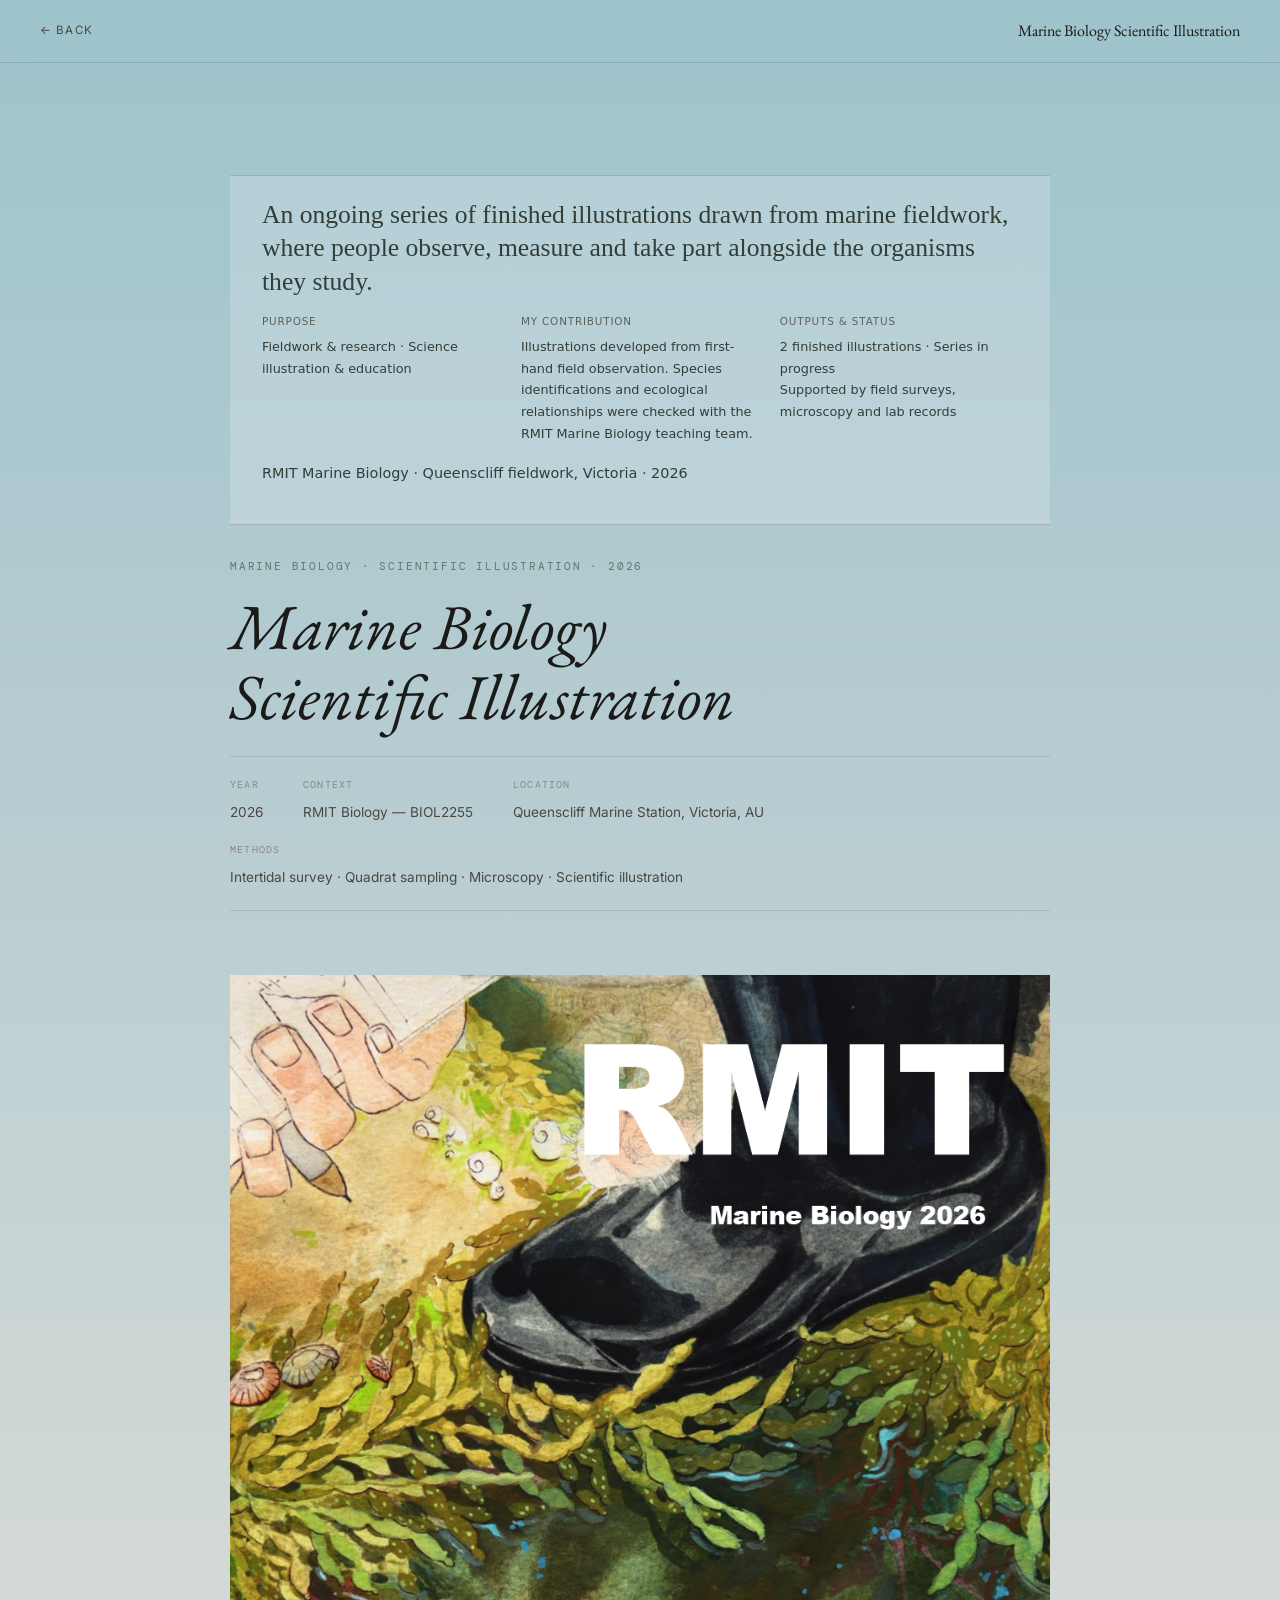
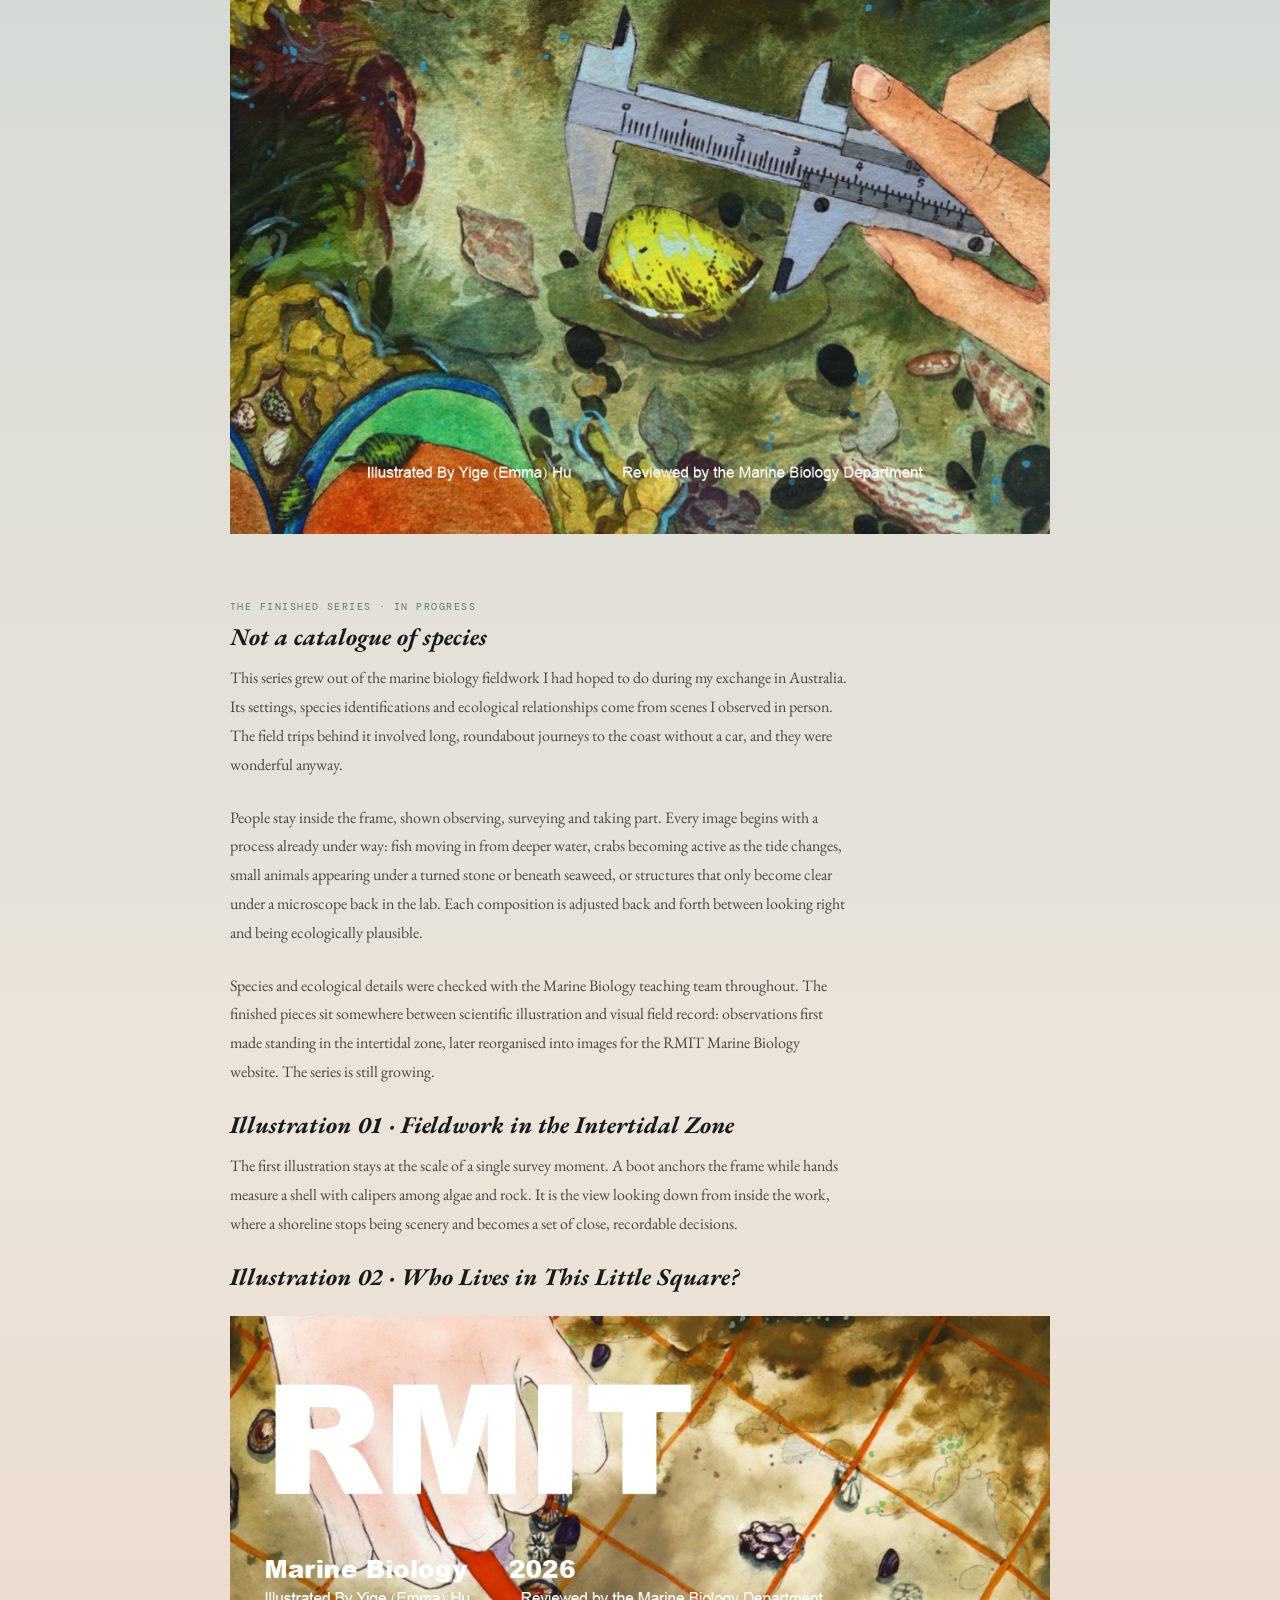
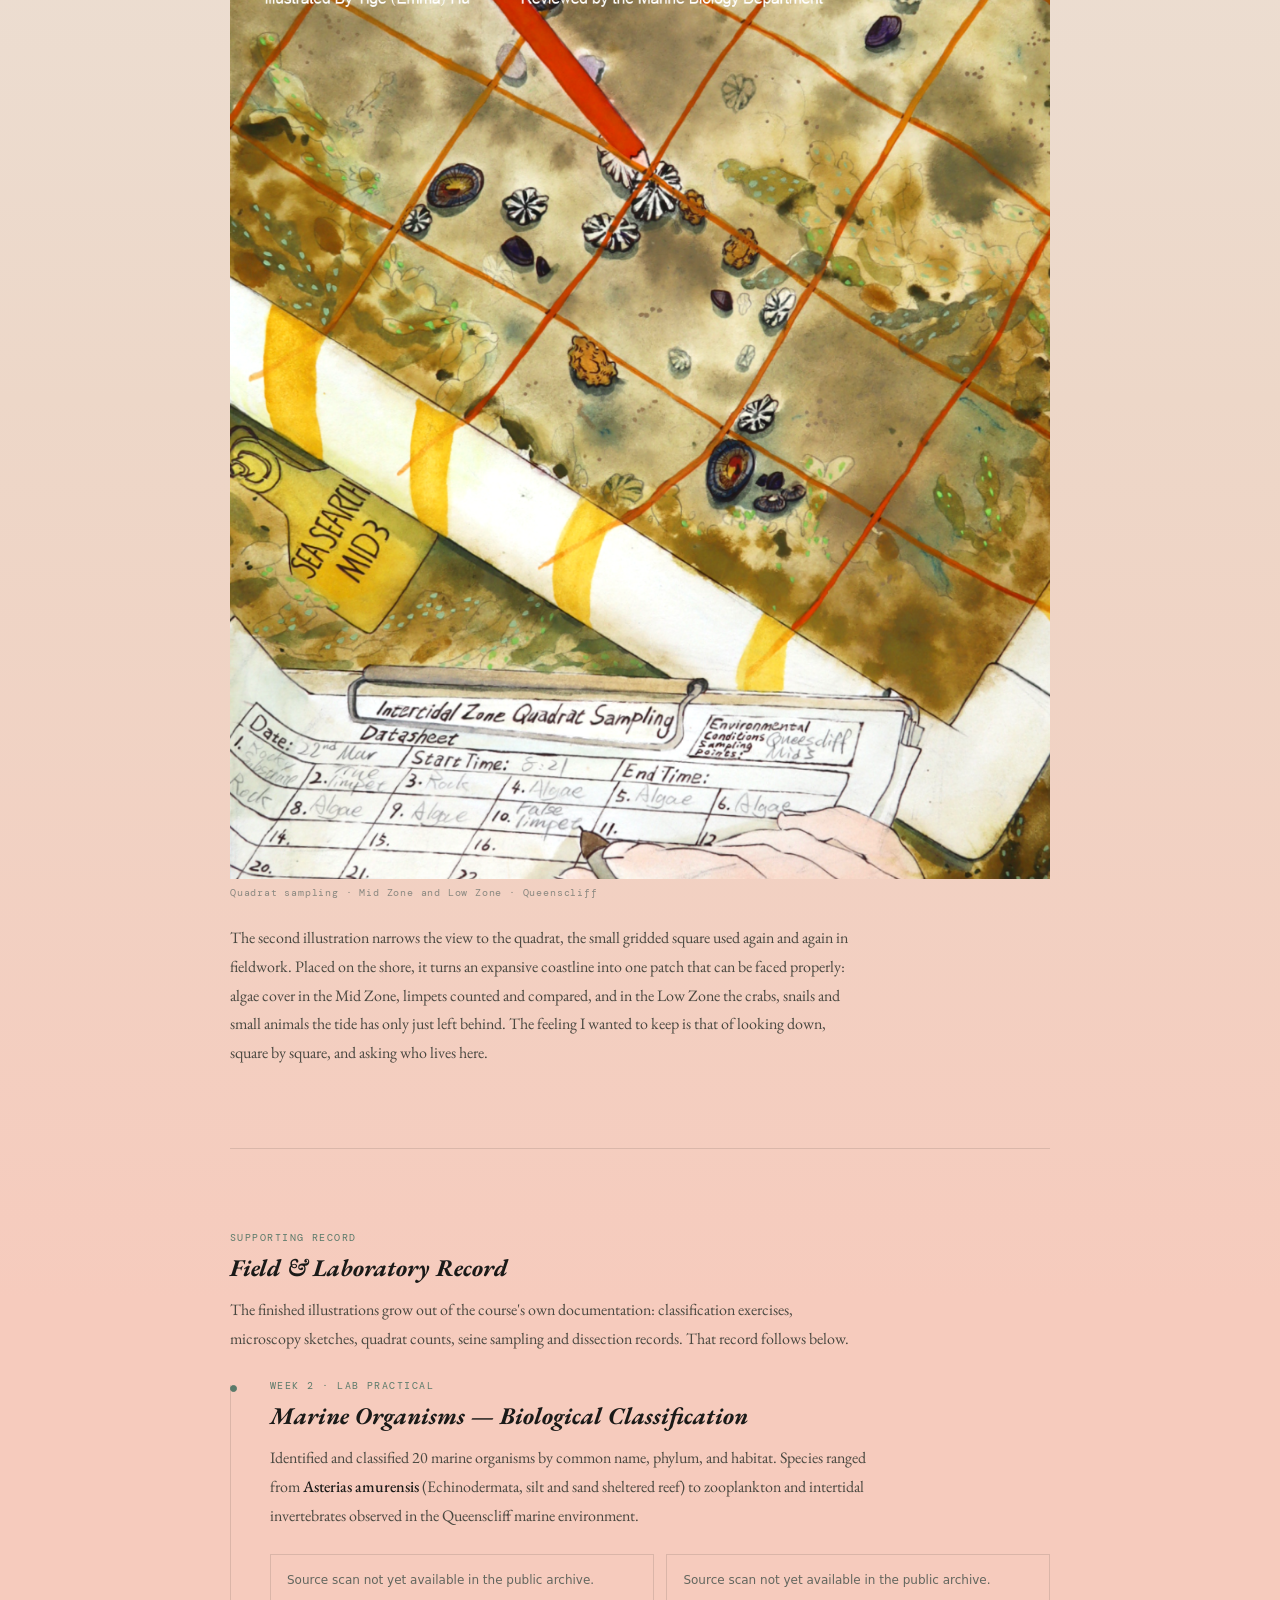
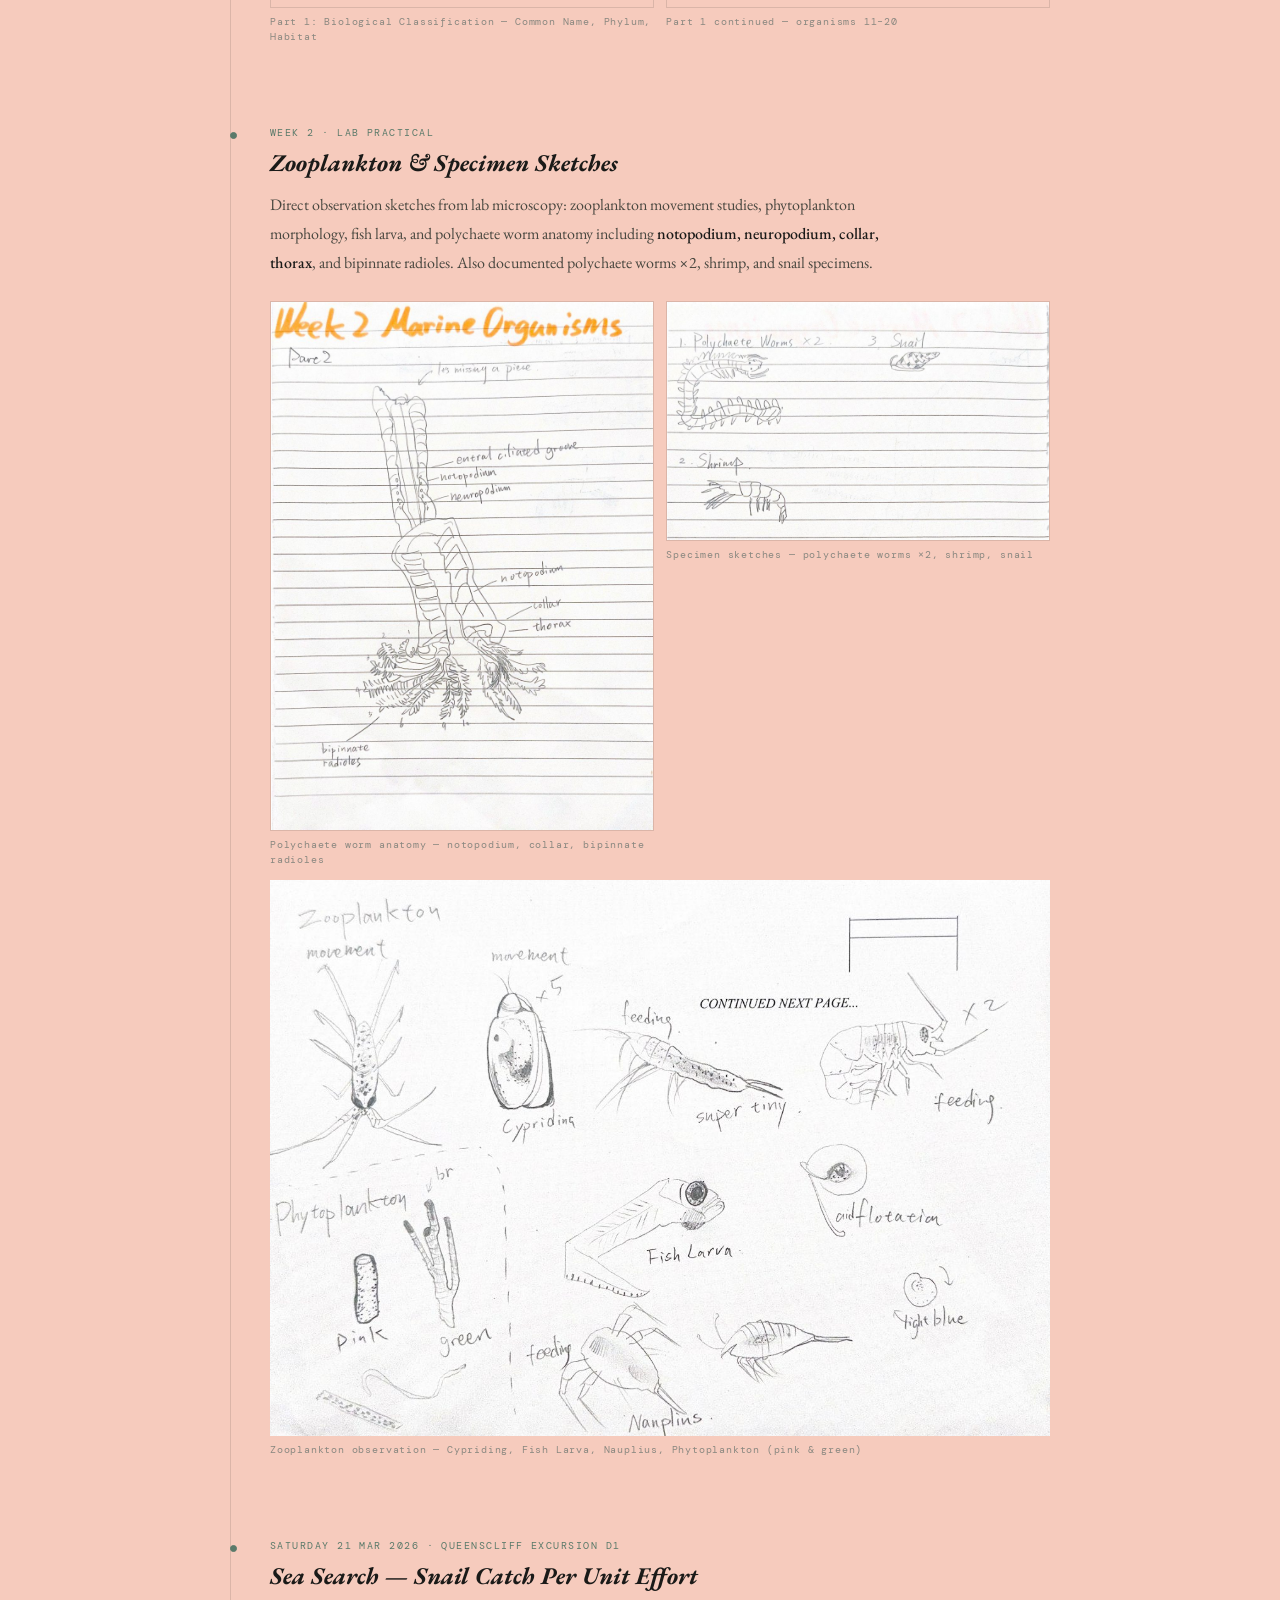
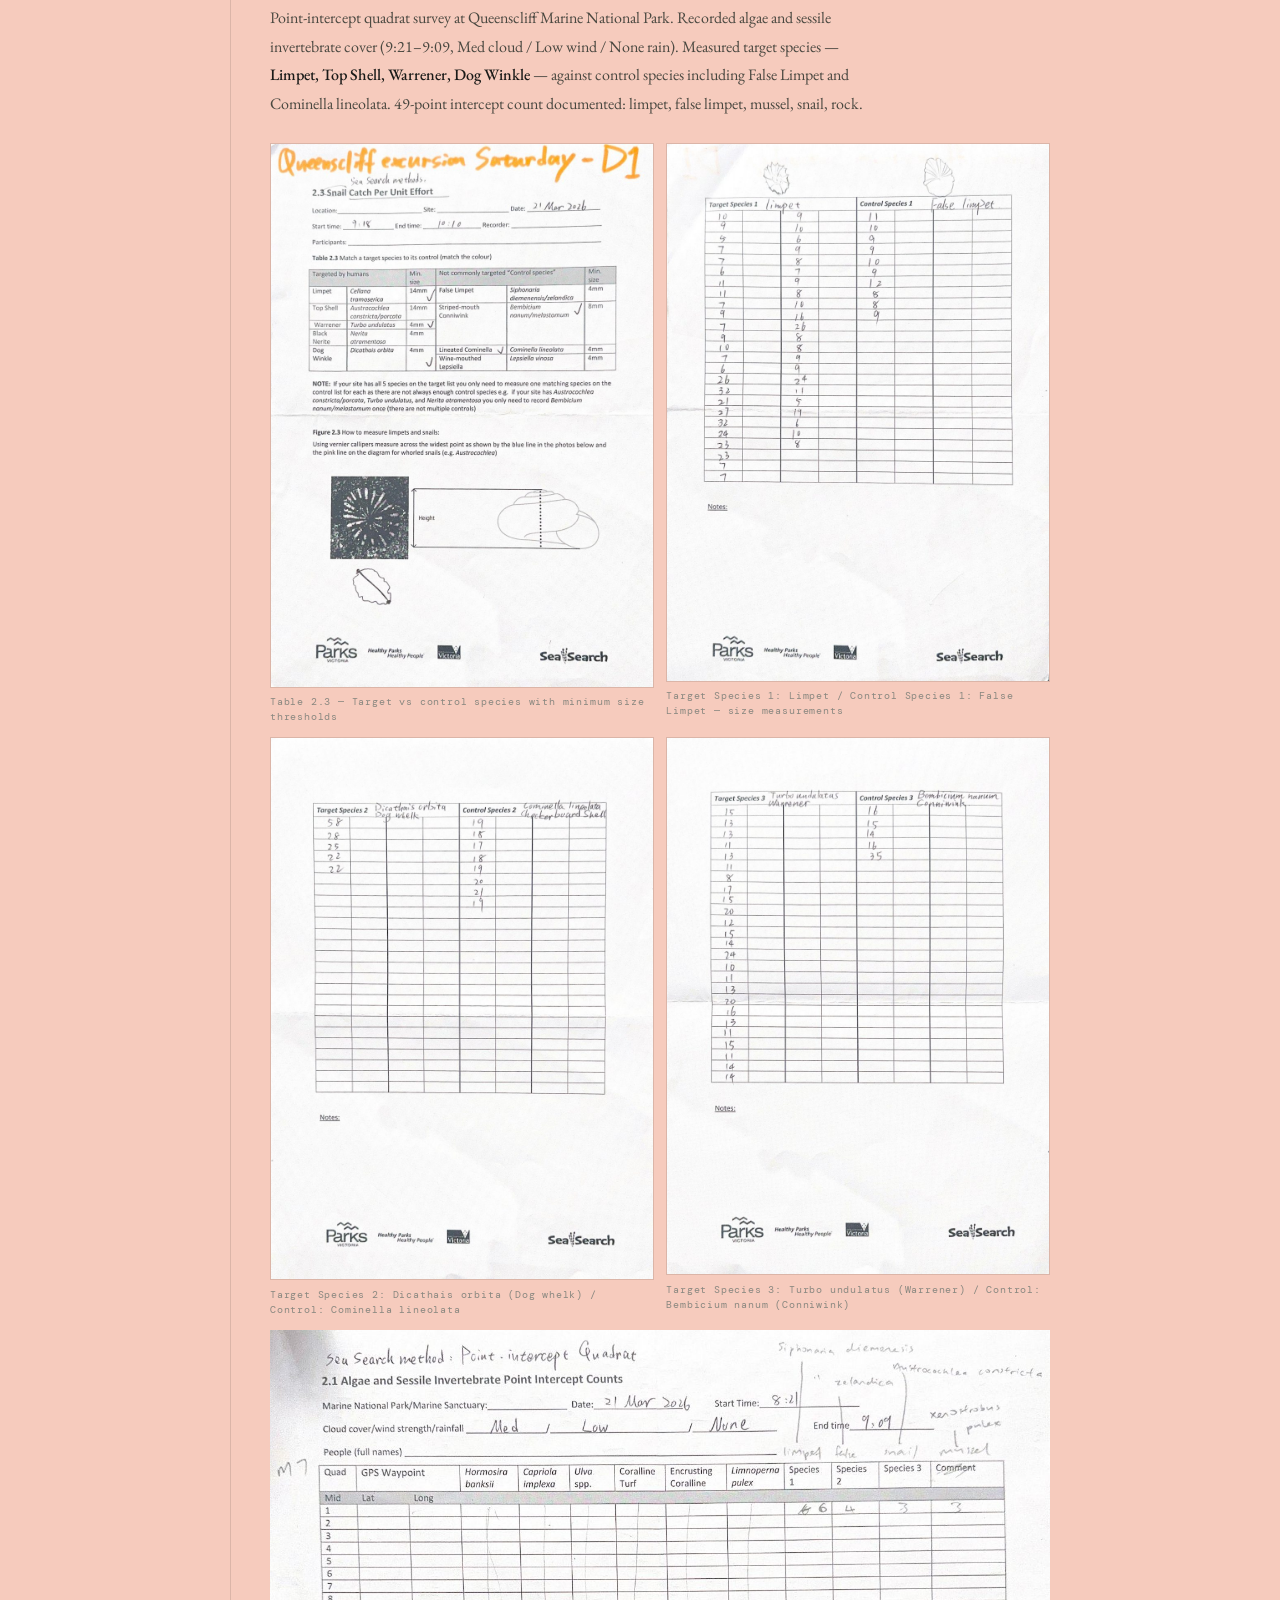
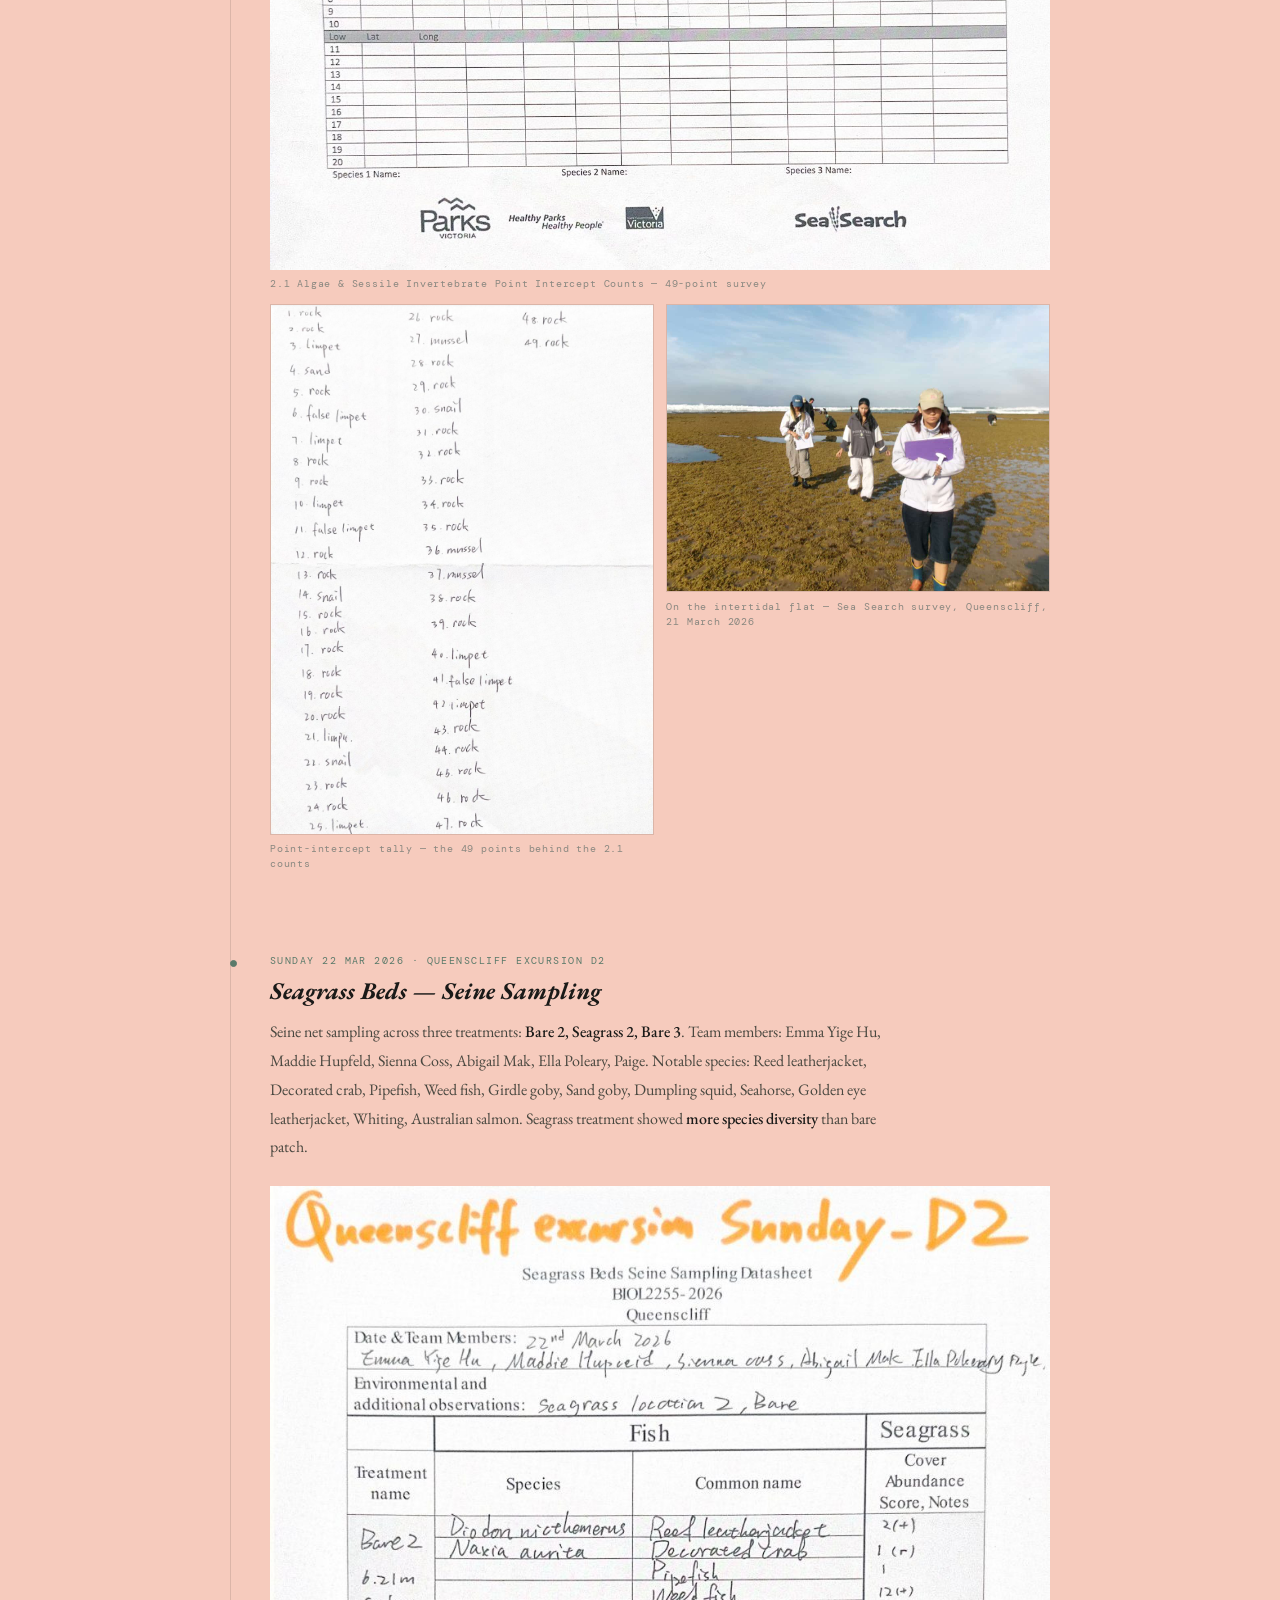
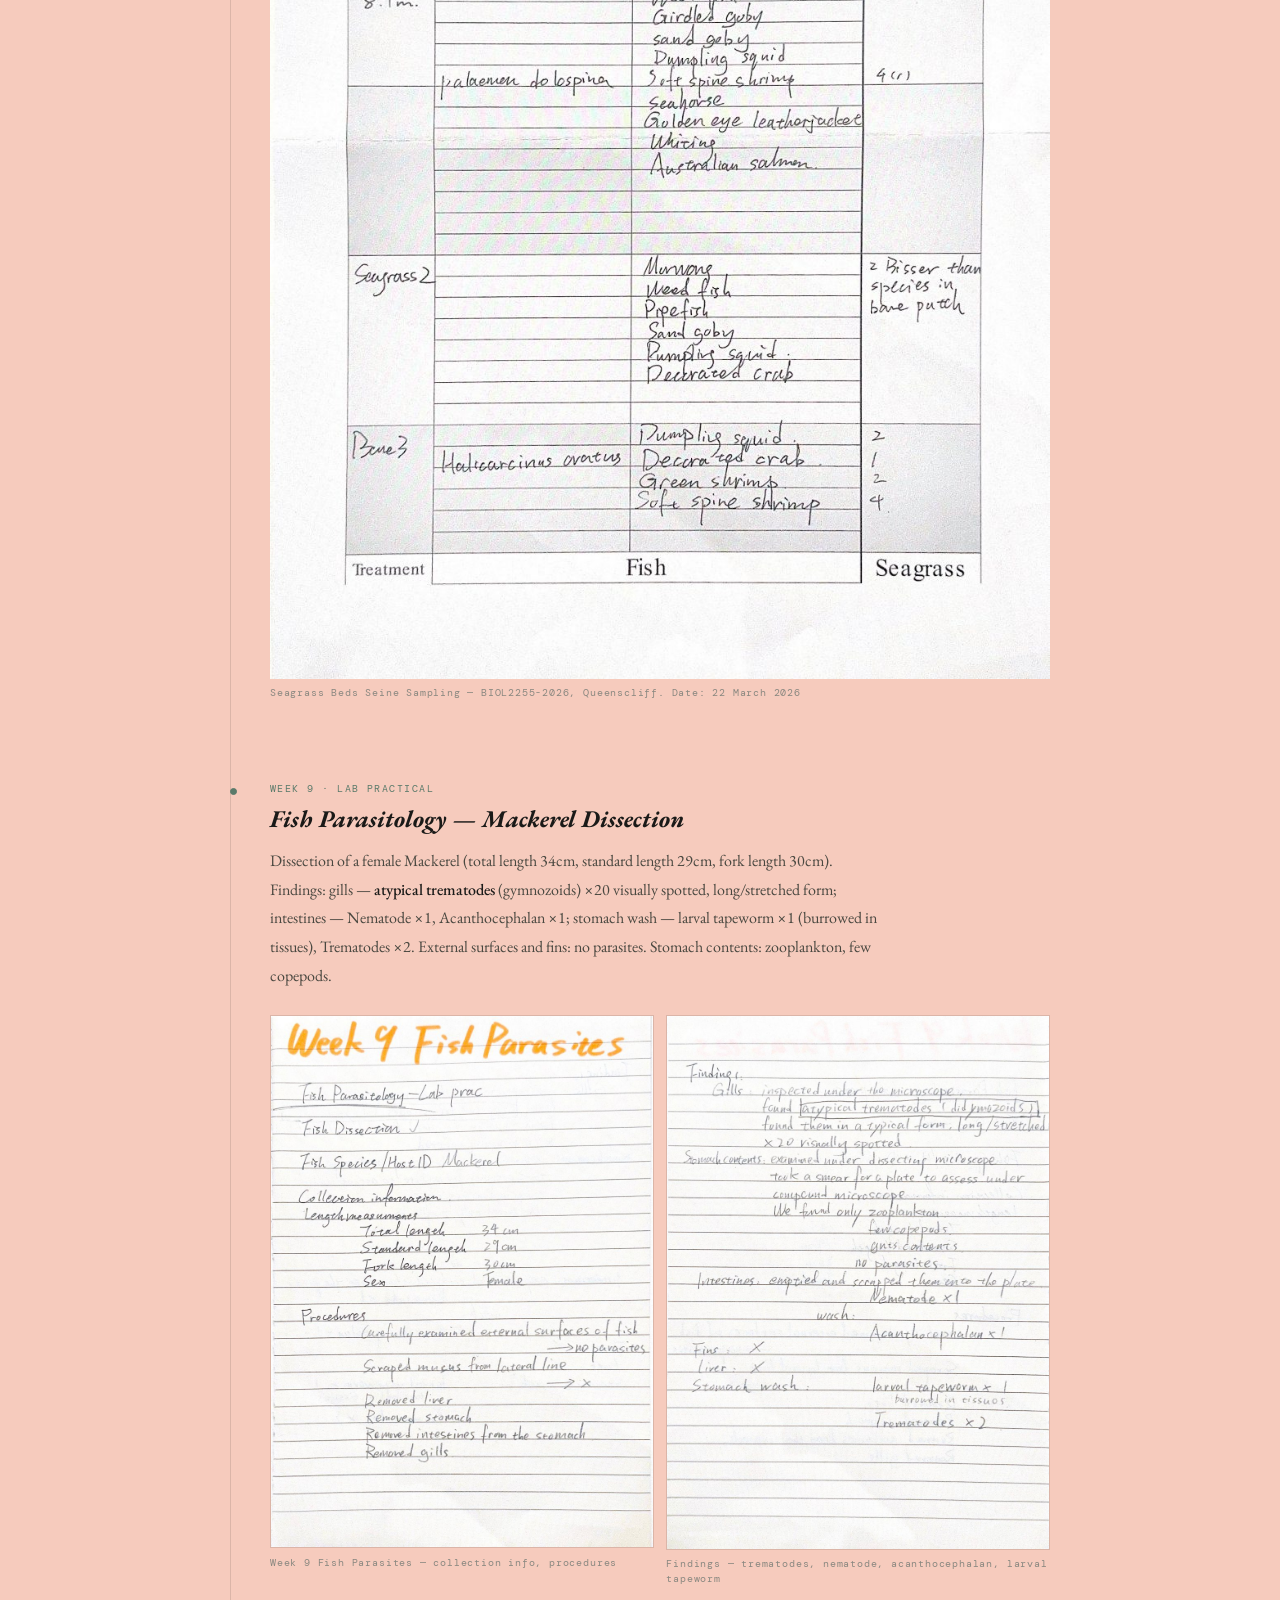
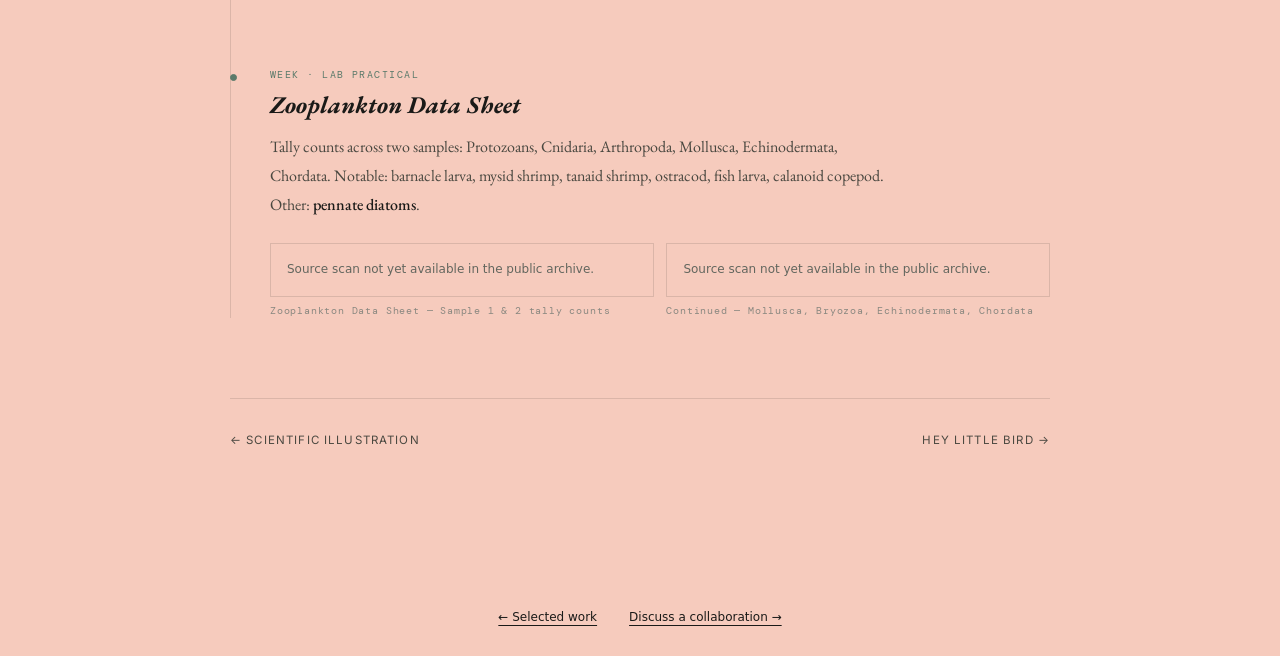
<file: project-02.html>
<!DOCTYPE html>
<html lang="en">
<head>
<meta charset="UTF-8">
<meta name="viewport" content="width=device-width, initial-scale=1.0">
<title>Marine Life — Field & Laboratory Observations — Emma Hu</title>
<link rel="preconnect" href="https://fonts.googleapis.com">
<link rel="preconnect" href="https://fonts.gstatic.com" crossorigin>
<link href="https://fonts.googleapis.com/css2?family=EB+Garamond:ital,wght@0,400;0,500;1,400;1,500&family=DM+Mono:wght@300;400&family=Inter:wght@300;400;500&display=swap" rel="stylesheet">
<style>
  :root {
    --ink: #1a1a18;
    --ink-2: #4a4840;
    --ink-3: #8a8880;
    --accent: #5a7a6a;
    --rule: rgba(26,24,20,0.12);
    --serif: 'EB Garamond', Georgia, serif;
    --mono: 'DM Mono', monospace;
    --sans: 'Inter', system-ui, sans-serif;
  }
  *, *::before, *::after { box-sizing: border-box; margin: 0; padding: 0; }
  html { scroll-behavior: smooth; }
  body {
    background: linear-gradient(to bottom, #9dc3cc 0%, #bbced2 20%, #dbddd7 40%, #ebe4da 60%, #edd7c8 80%, #f6cbbd 100%);
    background-attachment: scroll;
    background-size: 100% 500vh;
    background-repeat: no-repeat;
    background-color: #f6cbbd;
    color: var(--ink);
    font-family: var(--serif);
    font-size: 18px;
    line-height: 1.65;
    -webkit-font-smoothing: antialiased;
  }
  nav {
    display: flex;
    align-items: center;
    justify-content: space-between;
    padding: 1.1rem 2.5rem;
    border-bottom: 0.5px solid var(--rule);
    background: rgba(157,195,204,0.5);
    backdrop-filter: blur(12px);
    position: sticky;
    top: 0;
    z-index: 100;
  }
  .nav-back {
    font-family: var(--sans);
    font-size: 0.72rem;
    letter-spacing: 0.1em;
    text-transform: uppercase;
    color: var(--ink-2);
    text-decoration: none;
    transition: color 0.2s;
  }
  .nav-back:hover { color: var(--accent); }
  .nav-title {
    font-family: var(--serif);
    font-size: 1rem;
    color: var(--ink);
  }
  .project-wrap {
    max-width: 900px;
    margin: 0 auto;
    padding: 5rem 2.5rem 8rem;
  }

  /* ── Header ── */
  .project-eyebrow {
    font-family: var(--mono);
    font-size: 0.7rem;
    letter-spacing: 0.16em;
    text-transform: uppercase;
    color: var(--accent);
    margin-bottom: 1rem;
  }
  .project-title {
    font-family: var(--serif);
    font-size: clamp(2.2rem, 5vw, 4rem);
    font-weight: 400;
    font-style: italic;
    line-height: 1.1;
    margin-bottom: 1.5rem;
    color: var(--ink);
  }
  .project-meta {
    display: flex;
    flex-wrap: wrap;
    gap: 1rem 2.5rem;
    border-top: 0.5px solid var(--rule);
    border-bottom: 0.5px solid var(--rule);
    padding: 1.2rem 0;
    margin-bottom: 4rem;
  }
  .meta-label {
    font-family: var(--mono);
    font-size: 0.62rem;
    letter-spacing: 0.12em;
    text-transform: uppercase;
    color: var(--ink-3);
    display: block;
    margin-bottom: 0.2rem;
  }
  .meta-value {
    font-family: var(--sans);
    font-size: 0.85rem;
    color: var(--ink-2);
  }

  /* ── Hero image ── */
  .project-hero-img {
    width: 100%;
    height: auto;
    display: block;
    margin-bottom: 4rem;
  }

  /* ── Timeline ── */
  .timeline {
    position: relative;
    padding-left: 2.5rem;
  }
  .timeline::before {
    content: '';
    position: absolute;
    left: 0;
    top: 8px;
    bottom: 0;
    width: 0.5px;
    background: var(--rule);
  }

  .timeline-entry {
    position: relative;
    margin-bottom: 5rem;
  }
  .timeline-entry::before {
    content: '';
    position: absolute;
    left: -2.5rem;
    top: 8px;
    width: 7px;
    height: 7px;
    border-radius: 50%;
    background: var(--accent);
    border: 1.5px solid var(--accent);
  }

  .timeline-date {
    font-family: var(--mono);
    font-size: 0.65rem;
    letter-spacing: 0.14em;
    text-transform: uppercase;
    color: var(--accent);
    margin-bottom: 0.5rem;
  }
  .timeline-heading {
    font-family: var(--serif);
    font-size: 1.5rem;
    font-style: italic;
    color: var(--ink);
    margin-bottom: 0.8rem;
    line-height: 1.2;
  }
  .timeline-body {
    font-family: var(--serif);
    font-size: 1rem;
    color: var(--ink-2);
    line-height: 1.8;
    margin-bottom: 1.5rem;
    max-width: 620px;
  }
  .timeline-body strong { color: var(--ink); font-weight: 500; }

  /* ── Image grid inside timeline ── */
  .image-grid {
    display: grid;
    gap: 0.8rem;
    margin: 1.5rem 0 0;
  }
  .image-grid.cols-1 { grid-template-columns: 1fr; }
  .image-grid.cols-2 { grid-template-columns: 1fr 1fr; }
  .image-grid.cols-3 { grid-template-columns: 1fr 1fr 1fr; }
  .image-grid img {
    width: 100%;
    height: auto;
    display: block;
  }
  .img-caption {
    font-family: var(--mono);
    font-size: 0.63rem;
    color: var(--ink-3);
    letter-spacing: 0.08em;
    margin-top: 0.4rem;
    line-height: 1.5;
  }

  /* ── Notes pages (full-width scans) ── */
  .notes-spread {
    display: grid;
    gap: 0.8rem;
    margin: 1.5rem 0 0;
  }
  .notes-spread.cols-2 { grid-template-columns: 1fr 1fr; }
  .notes-spread img {
    width: 100%;
    height: auto;
    display: block;
    border: 0.5px solid var(--rule);
  }

  /* ── Divider ── */
  .divider {
    border: none;
    border-top: 0.5px solid var(--rule);
    margin: 5rem 0;
  }

  /* ── Bottom nav ── */
  .project-nav {
    display: flex;
    justify-content: space-between;
    align-items: center;
    border-top: 0.5px solid var(--rule);
    margin-top: 5rem;
    padding-top: 2rem;
  }
  .project-nav a {
    font-family: var(--sans);
    font-size: 0.72rem;
    letter-spacing: 0.1em;
    text-transform: uppercase;
    color: var(--ink-2);
    text-decoration: none;
    transition: color 0.2s;
  }
  .project-nav a:hover { color: var(--accent); }

  @media (max-width: 640px) {
    .project-wrap { padding: 3rem 1.2rem 5rem; }
    .timeline { padding-left: 1.5rem; }
    .timeline-entry::before { left: -1.5rem; }
    .image-grid.cols-2,
    .image-grid.cols-3,
    .notes-spread.cols-2 { grid-template-columns: 1fr; }
  }
</style>
<link rel="stylesheet" href="case.css"><style>.missing-scan{padding:1rem;border:1px solid #1a1a1820;color:#62665e;font:12px/1.6 system-ui}</style></head>
<body>

<nav>
  <a href="index.html#archive" class="nav-back">← Back</a>
  <span class="nav-title">Marine Biology Scientific Illustration</span>
</nav>

<div class="project-wrap"><aside class="case-brief" aria-label="Project overview"><h2>An ongoing series of finished illustrations drawn from marine fieldwork, where people observe, measure and take part alongside the organisms they study.</h2><dl><div><dt>Purpose</dt><dd>Fieldwork &amp; research · Science illustration &amp; education</dd></div><div><dt>My contribution</dt><dd>Illustrations developed from first-hand field observation. Species identifications and ecological relationships were checked with the RMIT Marine Biology teaching team.</dd></div><div><dt>Outputs & status</dt><dd>2 finished illustrations · Series in progress<br>Supported by field surveys, microscopy and lab records</dd></div></dl><p>RMIT Marine Biology · Queenscliff fieldwork, Victoria · 2026</p></aside>

  <p class="project-eyebrow">Marine Biology · Scientific Illustration · 2026</p>
  <h1 class="project-title">Marine Biology<br>Scientific Illustration</h1>

  <div class="project-meta">
    <div class="meta-item">
      <span class="meta-label">Year</span>
      <span class="meta-value">2026</span>
    </div>
    <div class="meta-item">
      <span class="meta-label">Context</span>
      <span class="meta-value">RMIT Biology — BIOL2255</span>
    </div>
    <div class="meta-item">
      <span class="meta-label">Location</span>
      <span class="meta-value">Queenscliff Marine Station, Victoria, AU</span>
    </div>
    <div class="meta-item">
      <span class="meta-label">Methods</span>
      <span class="meta-value">Intertidal survey · Quadrat sampling · Microscopy · Scientific illustration</span>
    </div>
  </div>

  <!-- Hero: main illustration -->
  <!-- ▼ Replace src with your main marine biology illustration image -->
  <img class="project-hero-img" src="rmit-marine-illustration-1.png" alt="Intertidal fieldwork illustration: a boot among seaweed while hands measure a shell with calipers"/>


  <!-- ════════════════════════════════
    TIMELINE
  ════════════════════════════════ -->
  <p class="timeline-date">The Finished Series · In Progress</p>
  <h2 class="timeline-heading">Not a catalogue of species</h2>
  <p class="timeline-body">This series grew out of the marine biology fieldwork I had hoped to do during my exchange in Australia. Its settings, species identifications and ecological relationships come from scenes I observed in person. The field trips behind it involved long, roundabout journeys to the coast without a car, and they were wonderful anyway.</p>
  <p class="timeline-body">People stay inside the frame, shown observing, surveying and taking part. Every image begins with a process already under way: fish moving in from deeper water, crabs becoming active as the tide changes, small animals appearing under a turned stone or beneath seaweed, or structures that only become clear under a microscope back in the lab. Each composition is adjusted back and forth between looking right and being ecologically plausible.</p>
  <p class="timeline-body">Species and ecological details were checked with the Marine Biology teaching team throughout. The finished pieces sit somewhere between scientific illustration and visual field record: observations first made standing in the intertidal zone, later reorganised into images for the RMIT Marine Biology website. The series is still growing.</p>

  <h2 class="timeline-heading">Illustration 01 · Fieldwork in the Intertidal Zone</h2>
  <p class="timeline-body">The first illustration stays at the scale of a single survey moment. A boot anchors the frame while hands measure a shell with calipers among algae and rock. It is the view looking down from inside the work, where a shoreline stops being scenery and becomes a set of close, recordable decisions.</p>

  <h2 class="timeline-heading">Illustration 02 · Who Lives in This Little Square?</h2>
  <div class="image-grid cols-1">
    <div>
      <img src="rmit-marine-illustration-2.png" alt="Quadrat sampling illustration: a gridded quadrat over a rocky shore with limpets, algae and a sampling datasheet"/>
      <p class="img-caption">Quadrat sampling · Mid Zone and Low Zone · Queenscliff</p>
    </div>
  </div>
  <p class="timeline-body" style="margin-top:1.5rem;">The second illustration narrows the view to the quadrat, the small gridded square used again and again in fieldwork. Placed on the shore, it turns an expansive coastline into one patch that can be faced properly: algae cover in the Mid Zone, limpets counted and compared, and in the Low Zone the crabs, snails and small animals the tide has only just left behind. The feeling I wanted to keep is that of looking down, square by square, and asking who lives here.</p>

  <hr class="divider"/>
  <p class="timeline-date">Supporting Record</p>
  <h2 class="timeline-heading">Field &amp; Laboratory Record</h2>
  <p class="timeline-body">The finished illustrations grow out of the course's own documentation: classification exercises, microscopy sketches, quadrat counts, seine sampling and dissection records. That record follows below.</p>

  <div class="timeline">


    <!-- ── ENTRY 1 ── -->
    <div class="timeline-entry">
      <p class="timeline-date">Week 2 · Lab Practical</p>
      <h2 class="timeline-heading">Marine Organisms — Biological Classification</h2>
      <p class="timeline-body">
        Identified and classified 20 marine organisms by common name, phylum, and habitat.
        Species ranged from <strong>Asterias amurensis</strong> (Echinodermata, silt and sand sheltered reef)
        to zooplankton and intertidal invertebrates observed in the Queenscliff marine environment.
      </p>

      <!-- ▼ Export PDF pages 1–2 as images, name them: marine-bio-notes-p1.png, marine-bio-notes-p2.png -->
      <div class="notes-spread cols-2">
        <div>
          <p class="missing-scan">Source scan not yet available in the public archive.</p>
          <p class="img-caption">Part 1: Biological Classification — Common Name, Phylum, Habitat</p>
        </div>
        <div>
          <p class="missing-scan">Source scan not yet available in the public archive.</p>
          <p class="img-caption">Part 1 continued — organisms 11–20</p>
        </div>
      </div>
    </div>


    <!-- ── ENTRY 2 ── -->
    <div class="timeline-entry">
      <p class="timeline-date">Week 2 · Lab Practical</p>
      <h2 class="timeline-heading">Zooplankton & Specimen Sketches</h2>
      <p class="timeline-body">
        Direct observation sketches from lab microscopy: zooplankton movement studies,
        phytoplankton morphology, fish larva, and polychaete worm anatomy including
        <strong>notopodium, neuropodium, collar, thorax</strong>, and bipinnate radioles.
        Also documented polychaete worms ×2, shrimp, and snail specimens.
      </p>

      <!-- ▼ Export PDF pages 3–4 as images -->
      <div class="notes-spread cols-2">
        <div>
          <img src="marine-polychaete-anatomy.jpg" alt="Polychaete worm anatomy — notopodium, collar, bipinnate radioles"/>
          <p class="img-caption">Polychaete worm anatomy — notopodium, collar, bipinnate radioles</p>
        </div>
        <div>
          <img src="marine-specimen-sketches.jpg" alt="Specimen sketches — polychaete worms ×2, shrimp, snail"/>
          <p class="img-caption">Specimen sketches — polychaete worms ×2, shrimp, snail</p>
        </div>
      </div>

      <!-- ▼ Zooplankton page is a wide landscape scan, full width -->
      <div class="image-grid cols-1" style="margin-top:0.8rem;">
        <div>
          <img src="marine-zooplankton-observation.jpg" alt="Zooplankton observation — Cypriding, Fish Larva, Nauplius, Phytoplankton (pink & green)"/>
          <p class="img-caption">Zooplankton observation — Cypriding, Fish Larva, Nauplius, Phytoplankton (pink & green)</p>
        </div>
      </div>
    </div>


    <!-- ── ENTRY 3 ── -->
    <div class="timeline-entry">
      <p class="timeline-date">Saturday 21 Mar 2026 · Queenscliff Excursion D1</p>
      <h2 class="timeline-heading">Sea Search — Snail Catch Per Unit Effort</h2>
      <p class="timeline-body">
        Point-intercept quadrat survey at Queenscliff Marine National Park.
        Recorded algae and sessile invertebrate cover (9:21–9:09, Med cloud / Low wind / None rain).
        Measured target species — <strong>Limpet, Top Shell, Warrener, Dog Winkle</strong> —
        against control species including False Limpet and Cominella lineolata.
        49-point intercept count documented: limpet, false limpet, mussel, snail, rock.
      </p>

      <!-- ▼ Export PDF pages 5–7 as images -->
      <div class="notes-spread cols-2">
        <div>
          <img src="marine-sea-search-table.jpg" alt="Table 2.3 — Target vs control species with minimum size thresholds"/>
          <p class="img-caption">Table 2.3 — Target vs control species with minimum size thresholds</p>
        </div>
        <div>
          <img src="marine-target-species-1.jpg" alt="Target Species 1: Limpet / Control Species 1: False Limpet — size measurements"/>
          <p class="img-caption">Target Species 1: Limpet / Control Species 1: False Limpet — size measurements</p>
        </div>
      </div>
      <div class="notes-spread cols-2" style="margin-top:0.8rem;">
        <div>
          <img src="marine-target-species-2.jpg" alt="Target Species 2: Dicathais orbita (Dog whelk) / Control: Cominella lineolata"/>
          <p class="img-caption">Target Species 2: Dicathais orbita (Dog whelk) / Control: Cominella lineolata</p>
        </div>
        <div>
          <img src="marine-target-species-3.jpg" alt="Target Species 3: Turbo undulatus (Warrener) / Control: Bembicium nanum (Conniwink)"/>
          <p class="img-caption">Target Species 3: Turbo undulatus (Warrener) / Control: Bembicium nanum (Conniwink)</p>
        </div>
      </div>
      <div class="image-grid cols-1" style="margin-top:0.8rem;">
        <div>
          <img src="marine-point-intercept.jpg" alt="2.1 Algae & Sessile Invertebrate Point Intercept Counts — 49-point survey"/>
          <p class="img-caption">2.1 Algae & Sessile Invertebrate Point Intercept Counts — 49-point survey</p>
        </div>
      </div>
          <div class="notes-spread cols-2" style="margin-top:0.8rem;">
        <div>
          <img src="marine-point-intercept-tally.jpg" alt="Point-intercept tally — 49 points recorded as rock, limpet, false limpet, mussel, snail"/>
          <p class="img-caption">Point-intercept tally — the 49 points behind the 2.1 counts</p>
        </div>
        <div>
          <img src="marine-fieldwork-photo.jpg" alt="Sea Search survey team on the intertidal flat at Queenscliff"/>
          <p class="img-caption">On the intertidal flat — Sea Search survey, Queenscliff, 21 March 2026</p>
        </div>
      </div>
</div>


    <!-- ── ENTRY 4 ── -->
    <div class="timeline-entry">
      <p class="timeline-date">Sunday 22 Mar 2026 · Queenscliff Excursion D2</p>
      <h2 class="timeline-heading">Seagrass Beds — Seine Sampling</h2>
      <p class="timeline-body">
        Seine net sampling across three treatments: <strong>Bare 2, Seagrass 2, Bare 3</strong>.
        Team members: Emma Yige Hu, Maddie Hupfeld, Sienna Coss, Abigail Mak, Ella Poleary, Paige.
        Notable species: Reed leatherjacket, Decorated crab, Pipefish, Weed fish, Girdle goby,
        Sand goby, Dumpling squid, Seahorse, Golden eye leatherjacket, Whiting, Australian salmon.
        Seagrass treatment showed <strong>more species diversity</strong> than bare patch.
      </p>

      <!-- ▼ Export PDF page 11 as image -->
      <div class="image-grid cols-1">
        <div>
          <img src="marine-seagrass-seine.jpg" alt="Seagrass Beds Seine Sampling — BIOL2255-2026, Queenscliff. Date: 22 March 2026"/>
          <p class="img-caption">Seagrass Beds Seine Sampling — BIOL2255-2026, Queenscliff. Date: 22 March 2026</p>
        </div>
      </div>
    </div>


    <!-- ── ENTRY 5 ── -->
    <div class="timeline-entry">
      <p class="timeline-date">Week 9 · Lab Practical</p>
      <h2 class="timeline-heading">Fish Parasitology — Mackerel Dissection</h2>
      <p class="timeline-body">
        Dissection of a female Mackerel (total length 34cm, standard length 29cm, fork length 30cm).
        Findings: gills — <strong>atypical trematodes</strong> (gymnozoids) ×20 visually spotted,
        long/stretched form; intestines — Nematode ×1, Acanthocephalan ×1;
        stomach wash — larval tapeworm ×1 (burrowed in tissues), Trematodes ×2.
        External surfaces and fins: no parasites. Stomach contents: zooplankton, few copepods.
      </p>

      <!-- ▼ Export PDF pages 15–16 as images -->
      <div class="notes-spread cols-2">
        <div>
          <img src="marine-fish-parasites.jpg" alt="Week 9 Fish Parasites — collection info, procedures"/>
          <p class="img-caption">Week 9 Fish Parasites — collection info, procedures</p>
        </div>
        <div>
          <img src="marine-fish-findings.jpg" alt="Findings — trematodes, nematode, acanthocephalan, larval tapeworm"/>
          <p class="img-caption">Findings — trematodes, nematode, acanthocephalan, larval tapeworm</p>
        </div>
      </div>
    </div>


    <!-- ── ENTRY 6: Zooplankton data ── -->
    <div class="timeline-entry">
      <p class="timeline-date">Week · Lab Practical</p>
      <h2 class="timeline-heading">Zooplankton Data Sheet</h2>
      <p class="timeline-body">
        Tally counts across two samples: Protozoans, Cnidaria, Arthropoda, Mollusca, Echinodermata,
        Chordata. Notable: barnacle larva, mysid shrimp, tanaid shrimp, ostracod, fish larva,
        calanoid copepod. Other: <strong>pennate diatoms</strong>.
      </p>

      <!-- ▼ Export PDF pages 13–14 as images -->
      <div class="notes-spread cols-2">
        <div>
          <p class="missing-scan">Source scan not yet available in the public archive.</p>
          <p class="img-caption">Zooplankton Data Sheet — Sample 1 & 2 tally counts</p>
        </div>
        <div>
          <p class="missing-scan">Source scan not yet available in the public archive.</p>
          <p class="img-caption">Continued — Mollusca, Bryozoa, Echinodermata, Chordata</p>
        </div>
      </div>
    </div>


  </div><!-- end timeline -->


  <!-- Bottom nav -->
  <div class="project-nav">
    <a href="project-01.html">← Scientific Illustration</a>
    <a href="project-03.html">Hey Little Bird →</a>
  </div>

</div>
<div class="case-return"><a href="index.html#latest">← Selected work</a><a href="index.html#contact">Discuss a collaboration →</a></div></body>
</html>
</file>
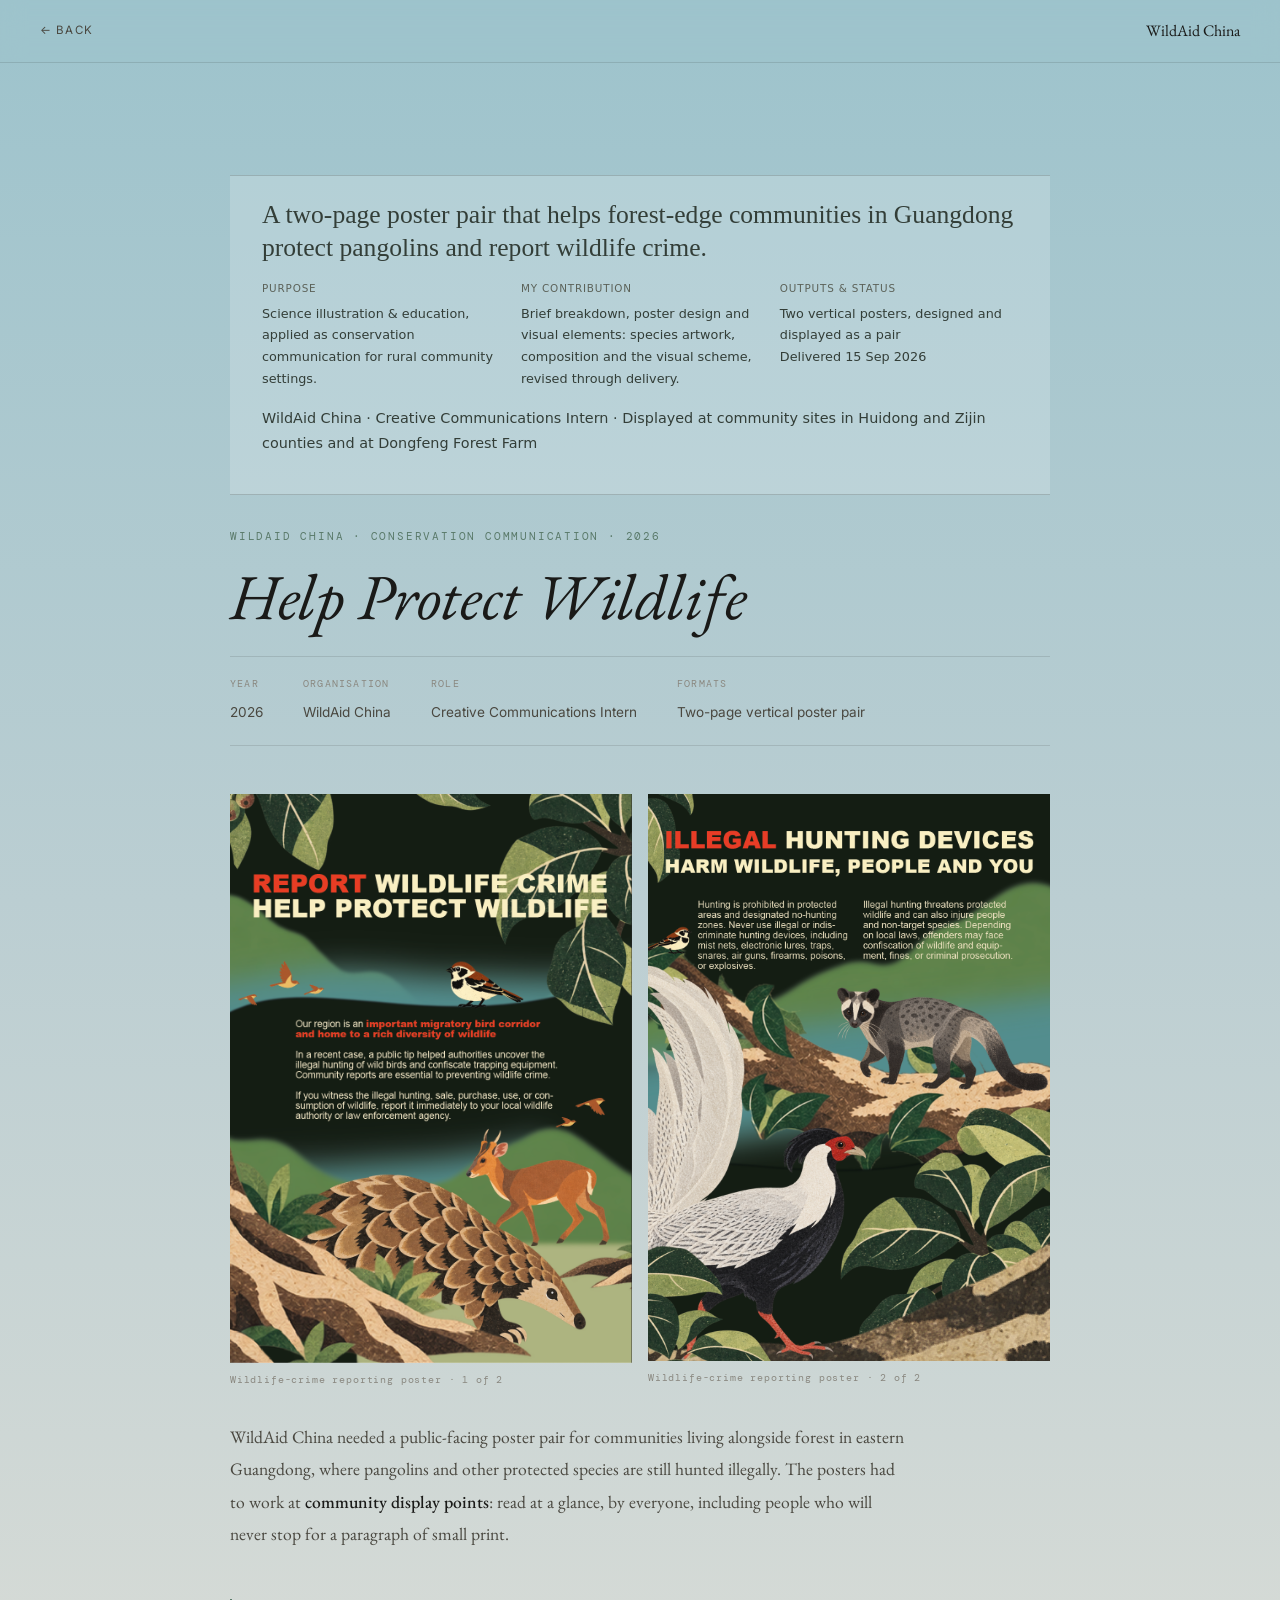
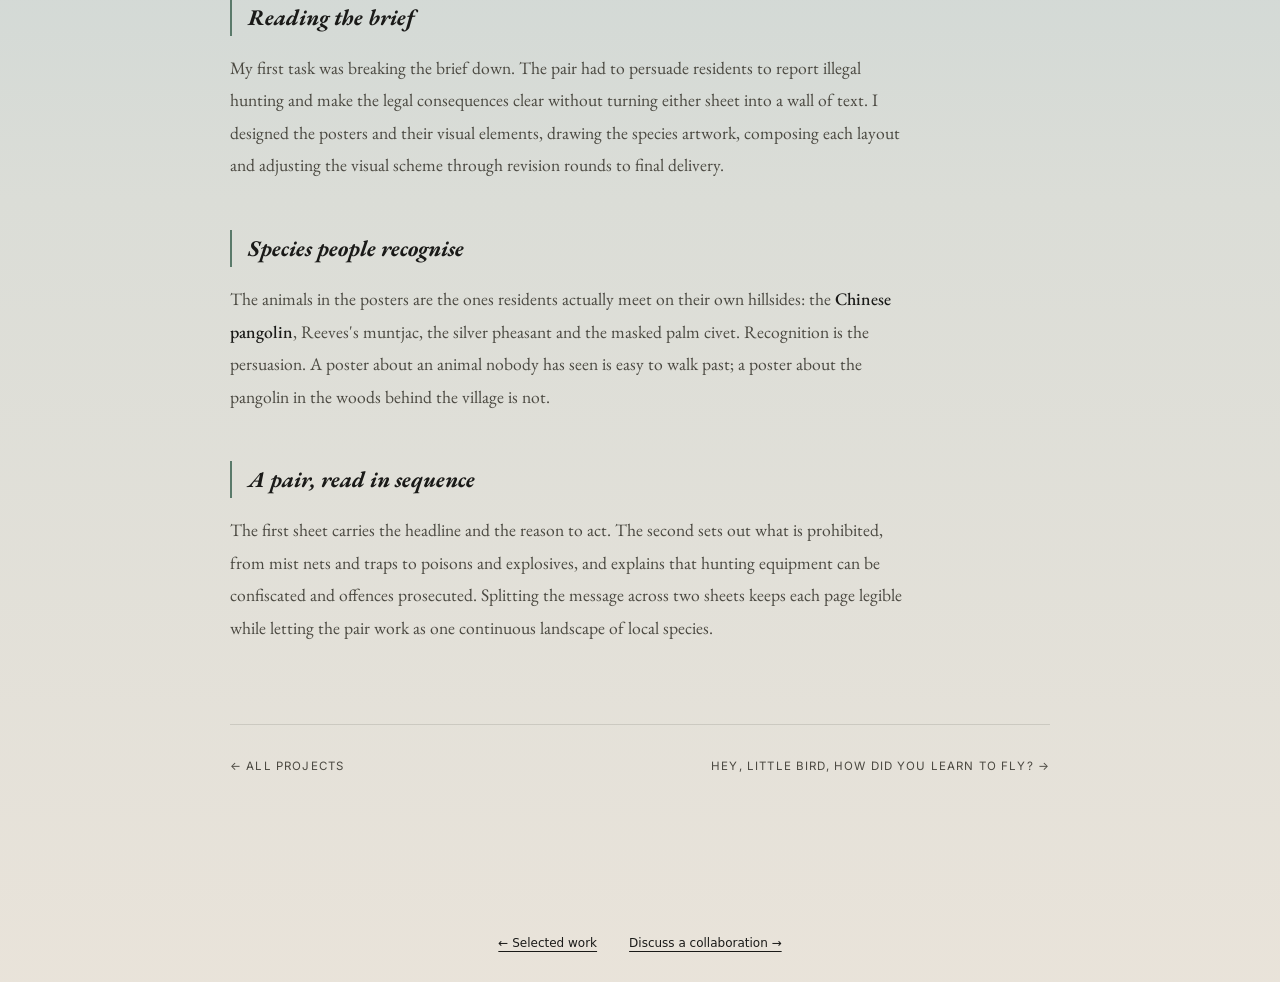
<file: project-07.html>
<!DOCTYPE html>
<html lang="en">
<head>
<meta charset="UTF-8">
<meta name="viewport" content="width=device-width, initial-scale=1.0">
<title>Help Protect Wildlife · WildAid China — Emma Hu</title>
<link rel="preconnect" href="https://fonts.googleapis.com">
<link rel="preconnect" href="https://fonts.gstatic.com" crossorigin>
<link href="https://fonts.googleapis.com/css2?family=EB+Garamond:ital,wght@0,400;0,500;1,400;1,500&family=DM+Mono:wght@300;400&family=Inter:wght@300;400;500&display=swap" rel="stylesheet">
<style>
  :root {
    --ink: #1a1a18;
    --ink-2: #4a4840;
    --ink-3: #8a8880;
    --accent: #5a7a6a;
    --rule: rgba(26,24,20,0.12);
    --serif: 'EB Garamond', Georgia, serif;
    --mono: 'DM Mono', monospace;
    --sans: 'Inter', system-ui, sans-serif;
  }
  *, *::before, *::after { box-sizing: border-box; margin: 0; padding: 0; }
  html { scroll-behavior: smooth; }
  body {
    background: linear-gradient(to bottom, #9dc3cc 0%, #bbced2 20%, #dbddd7 40%, #ebe4da 60%, #edd7c8 80%, #f6cbbd 100%);
    background-attachment: scroll;
    background-size: 100% 500vh;
    background-repeat: no-repeat;
    background-color: #f6cbbd;
    color: var(--ink);
    font-family: var(--serif);
    font-size: 18px;
    line-height: 1.65;
    -webkit-font-smoothing: antialiased;
  }
  nav {
    display: flex;
    align-items: center;
    justify-content: space-between;
    padding: 1.1rem 2.5rem;
    border-bottom: 0.5px solid var(--rule);
    background: rgba(157,195,204,0.5);
    backdrop-filter: blur(12px);
    position: sticky;
    top: 0;
    z-index: 100;
  }
  .nav-back {
    font-family: var(--sans);
    font-size: 0.72rem;
    letter-spacing: 0.1em;
    text-transform: uppercase;
    color: var(--ink-2);
    text-decoration: none;
    transition: color 0.2s;
  }
  .nav-back:hover { color: var(--accent); }
  .nav-title {
    font-family: var(--serif);
    font-size: 1rem;
    color: var(--ink);
  }
  .project-wrap {
    max-width: 900px;
    margin: 0 auto;
    padding: 5rem 2.5rem 8rem;
  }
  .project-eyebrow {
    font-family: var(--mono);
    font-size: 0.7rem;
    letter-spacing: 0.16em;
    text-transform: uppercase;
    color: var(--accent);
    margin-bottom: 1rem;
  }
  .project-title {
    font-family: var(--serif);
    font-size: clamp(2.2rem, 5vw, 4rem);
    font-weight: 400;
    font-style: italic;
    line-height: 1.1;
    margin-bottom: 1.5rem;
    color: var(--ink);
  }
  .project-meta {
    display: flex;
    flex-wrap: wrap;
    gap: 1rem 2.5rem;
    border-top: 0.5px solid var(--rule);
    border-bottom: 0.5px solid var(--rule);
    padding: 1.2rem 0;
    margin-bottom: 3rem;
  }
  .meta-label {
    font-family: var(--mono);
    font-size: 0.62rem;
    letter-spacing: 0.12em;
    text-transform: uppercase;
    color: var(--ink-3);
    display: block;
    margin-bottom: 0.2rem;
  }
  .meta-value {
    font-family: var(--sans);
    font-size: 0.85rem;
    color: var(--ink-2);
  }
  .project-hero-img {
    width: 100%;
    height: auto;
    display: block;
    margin-bottom: 3rem;
  }
  .project-body {
    font-family: var(--serif);
    font-size: 1.1rem;
    color: var(--ink-2);
    line-height: 1.85;
    margin-bottom: 1.8rem;
    max-width: 680px;
  }
  .project-body strong { color: var(--ink); font-weight: 500; }
  .project-heading {
    font-family: var(--serif);
    font-size: 1.4rem;
    font-style: italic;
    color: var(--ink);
    margin: 3rem 0 1rem;
    border-left: 2px solid var(--accent);
    padding-left: 1rem;
  }
  .image-grid {
    display: grid;
    gap: 1rem;
    margin: 2rem 0;
  }
  .image-grid.cols-2 { grid-template-columns: 1fr 1fr; }
  .image-grid img {
    width: 100%;
    height: auto;
    display: block;
  }
  .img-caption {
    font-family: var(--mono);
    font-size: 0.65rem;
    color: var(--ink-3);
    letter-spacing: 0.08em;
    margin-top: 0.5rem;
  }
  .divider {
    border: none;
    border-top: 0.5px solid var(--rule);
    margin: 4rem 0;
  }
  .project-nav {
    display: flex;
    justify-content: space-between;
    align-items: center;
    border-top: 0.5px solid var(--rule);
    margin-top: 5rem;
    padding-top: 2rem;
  }
  .project-nav a {
    font-family: var(--sans);
    font-size: 0.72rem;
    letter-spacing: 0.1em;
    text-transform: uppercase;
    color: var(--ink-2);
    text-decoration: none;
    transition: color 0.2s;
  }
  .project-nav a:hover { color: var(--accent); }
  @media (max-width: 640px) {
    .project-wrap { padding: 3rem 1.2rem 5rem; }
    .image-grid.cols-2 { grid-template-columns: 1fr; }
    .project-meta { gap: 0.8rem 1.5rem; }
  }
</style>
<link rel="stylesheet" href="case.css"></head>
<body>

<nav>
  <a href="index.html#archive" class="nav-back">← Back</a>
  <span class="nav-title">WildAid China</span>
</nav>

<div class="project-wrap"><aside class="case-brief" aria-label="Project overview"><h2>A two-page poster pair that helps forest-edge communities in Guangdong protect pangolins and report wildlife crime.</h2><dl><div><dt>Purpose</dt><dd>Science illustration &amp; education, applied as conservation communication for rural community settings.</dd></div><div><dt>My contribution</dt><dd>Brief breakdown, poster design and visual elements: species artwork, composition and the visual scheme, revised through delivery.</dd></div><div><dt>Outputs &amp; status</dt><dd>Two vertical posters, designed and displayed as a pair<br>Delivered 15 Sep 2026</dd></div></dl><p>WildAid China · Creative Communications Intern · Displayed at community sites in Huidong and Zijin counties and at Dongfeng Forest Farm</p></aside>

  <p class="project-eyebrow">WildAid China · Conservation Communication · 2026</p>
  <h1 class="project-title">Help Protect Wildlife</h1>

  <div class="project-meta">
    <div class="meta-item">
      <span class="meta-label">Year</span>
      <span class="meta-value">2026</span>
    </div>
    <div class="meta-item">
      <span class="meta-label">Organisation</span>
      <span class="meta-value">WildAid China</span>
    </div>
    <div class="meta-item">
      <span class="meta-label">Role</span>
      <span class="meta-value">Creative Communications Intern</span>
    </div>
    <div class="meta-item">
      <span class="meta-label">Formats</span>
      <span class="meta-value">Two-page vertical poster pair</span>
    </div>
  </div>

  <div class="image-grid cols-2">
    <div>
      <img src="wildaid-poster-1.png" alt="Report Wildlife Crime poster, page one: headline and introduction"/>
      <p class="img-caption">Wildlife-crime reporting poster · 1 of 2</p>
    </div>
    <div>
      <img src="wildaid-poster-2.png" alt="Report Wildlife Crime poster, page two: what the law prohibits"/>
      <p class="img-caption">Wildlife-crime reporting poster · 2 of 2</p>
    </div>
  </div>

  <p class="project-body">WildAid China needed a public-facing poster pair for communities living alongside forest in eastern Guangdong, where pangolins and other protected species are still hunted illegally. The posters had to work at <strong>community display points</strong>: read at a glance, by everyone, including people who will never stop for a paragraph of small print.</p>

  <h2 class="project-heading">Reading the brief</h2>
  <p class="project-body">My first task was breaking the brief down. The pair had to persuade residents to report illegal hunting and make the legal consequences clear without turning either sheet into a wall of text. I designed the posters and their visual elements, drawing the species artwork, composing each layout and adjusting the visual scheme through revision rounds to final delivery.</p>

  <h2 class="project-heading">Species people recognise</h2>
  <p class="project-body">The animals in the posters are the ones residents actually meet on their own hillsides: the <strong>Chinese pangolin</strong>, Reeves's muntjac, the silver pheasant and the masked palm civet. Recognition is the persuasion. A poster about an animal nobody has seen is easy to walk past; a poster about the pangolin in the woods behind the village is not.</p>

  <h2 class="project-heading">A pair, read in sequence</h2>
  <p class="project-body">The first sheet carries the headline and the reason to act. The second sets out what is prohibited, from mist nets and traps to poisons and explosives, and explains that hunting equipment can be confiscated and offences prosecuted. Splitting the message across two sheets keeps each page legible while letting the pair work as one continuous landscape of local species.</p>

  <div class="project-nav">
    <a href="index.html#archive">← All Projects</a>
    <a href="project-03.html">Hey, Little Bird, How Did You Learn To Fly? →</a>
  </div>

</div>
<div class="case-return"><a href="index.html#latest">← Selected work</a><a href="index.html#contact">Discuss a collaboration →</a></div></body>
</html>
</file>
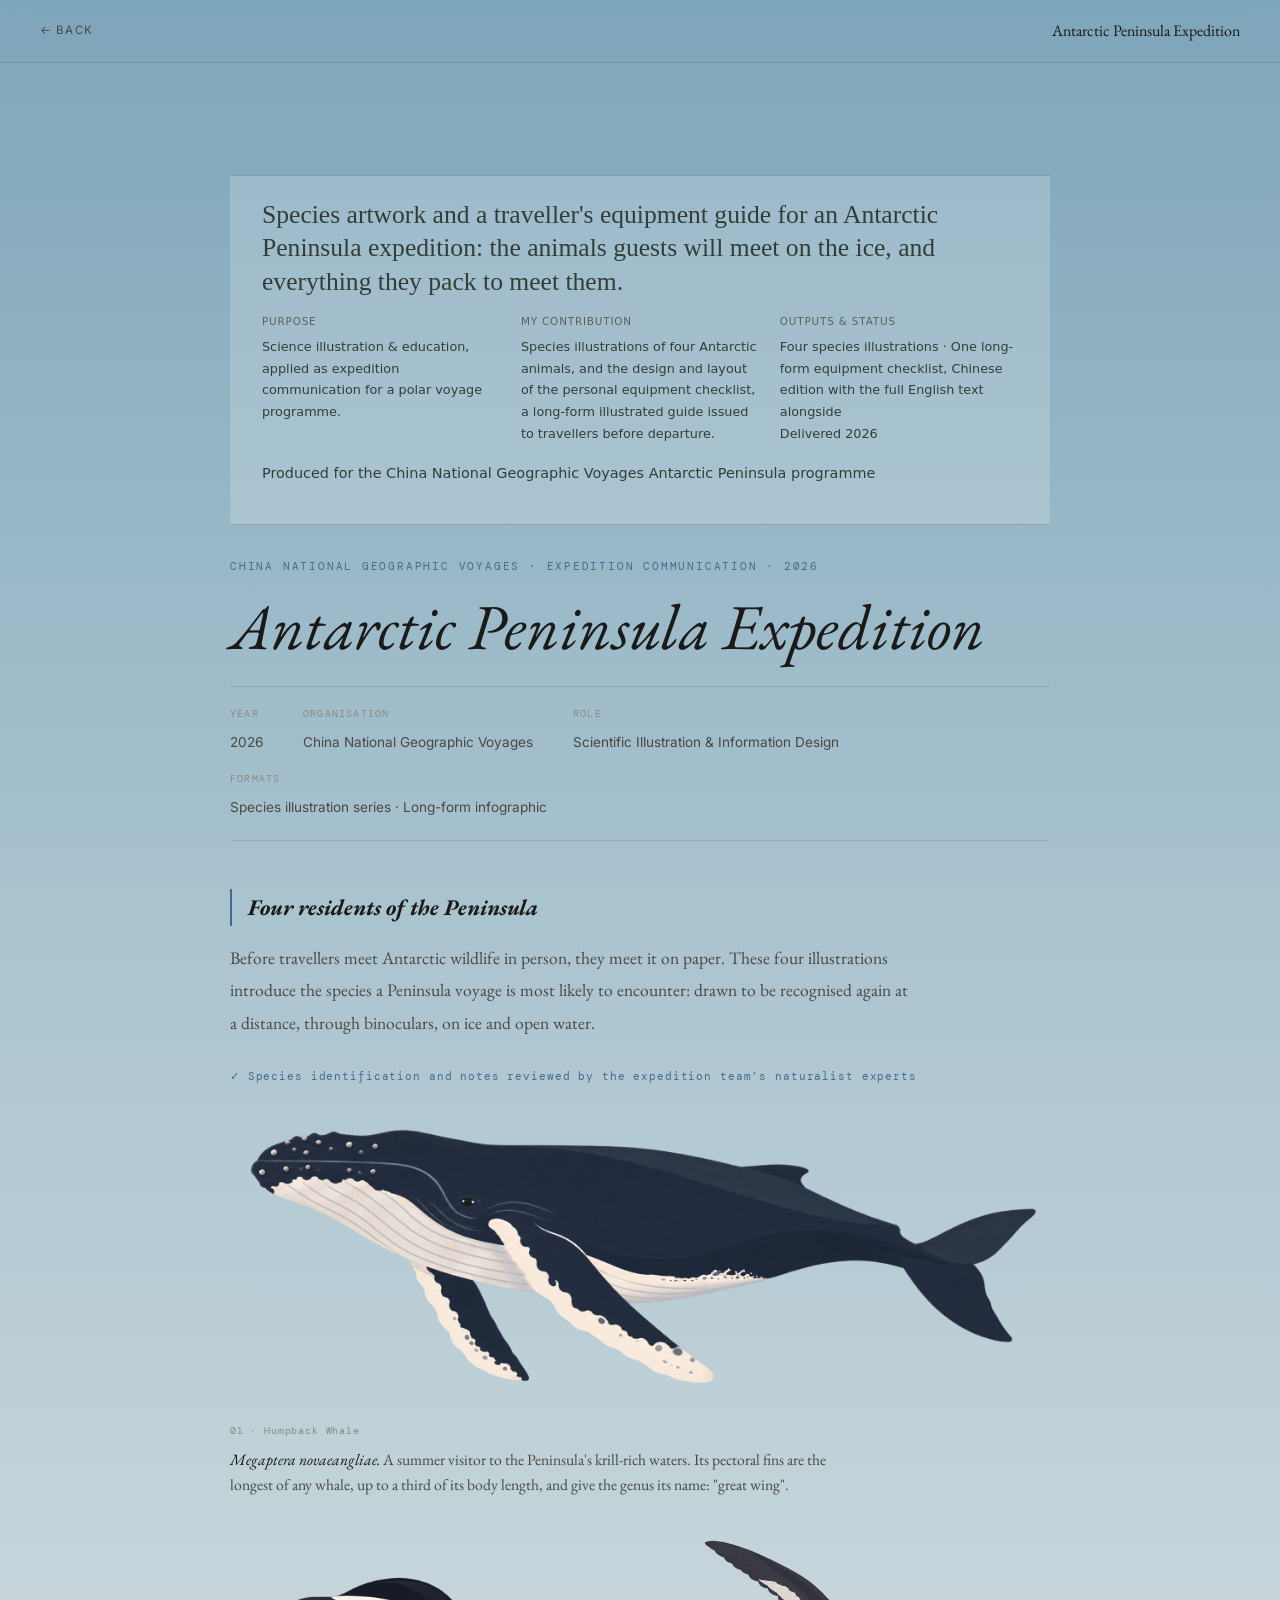
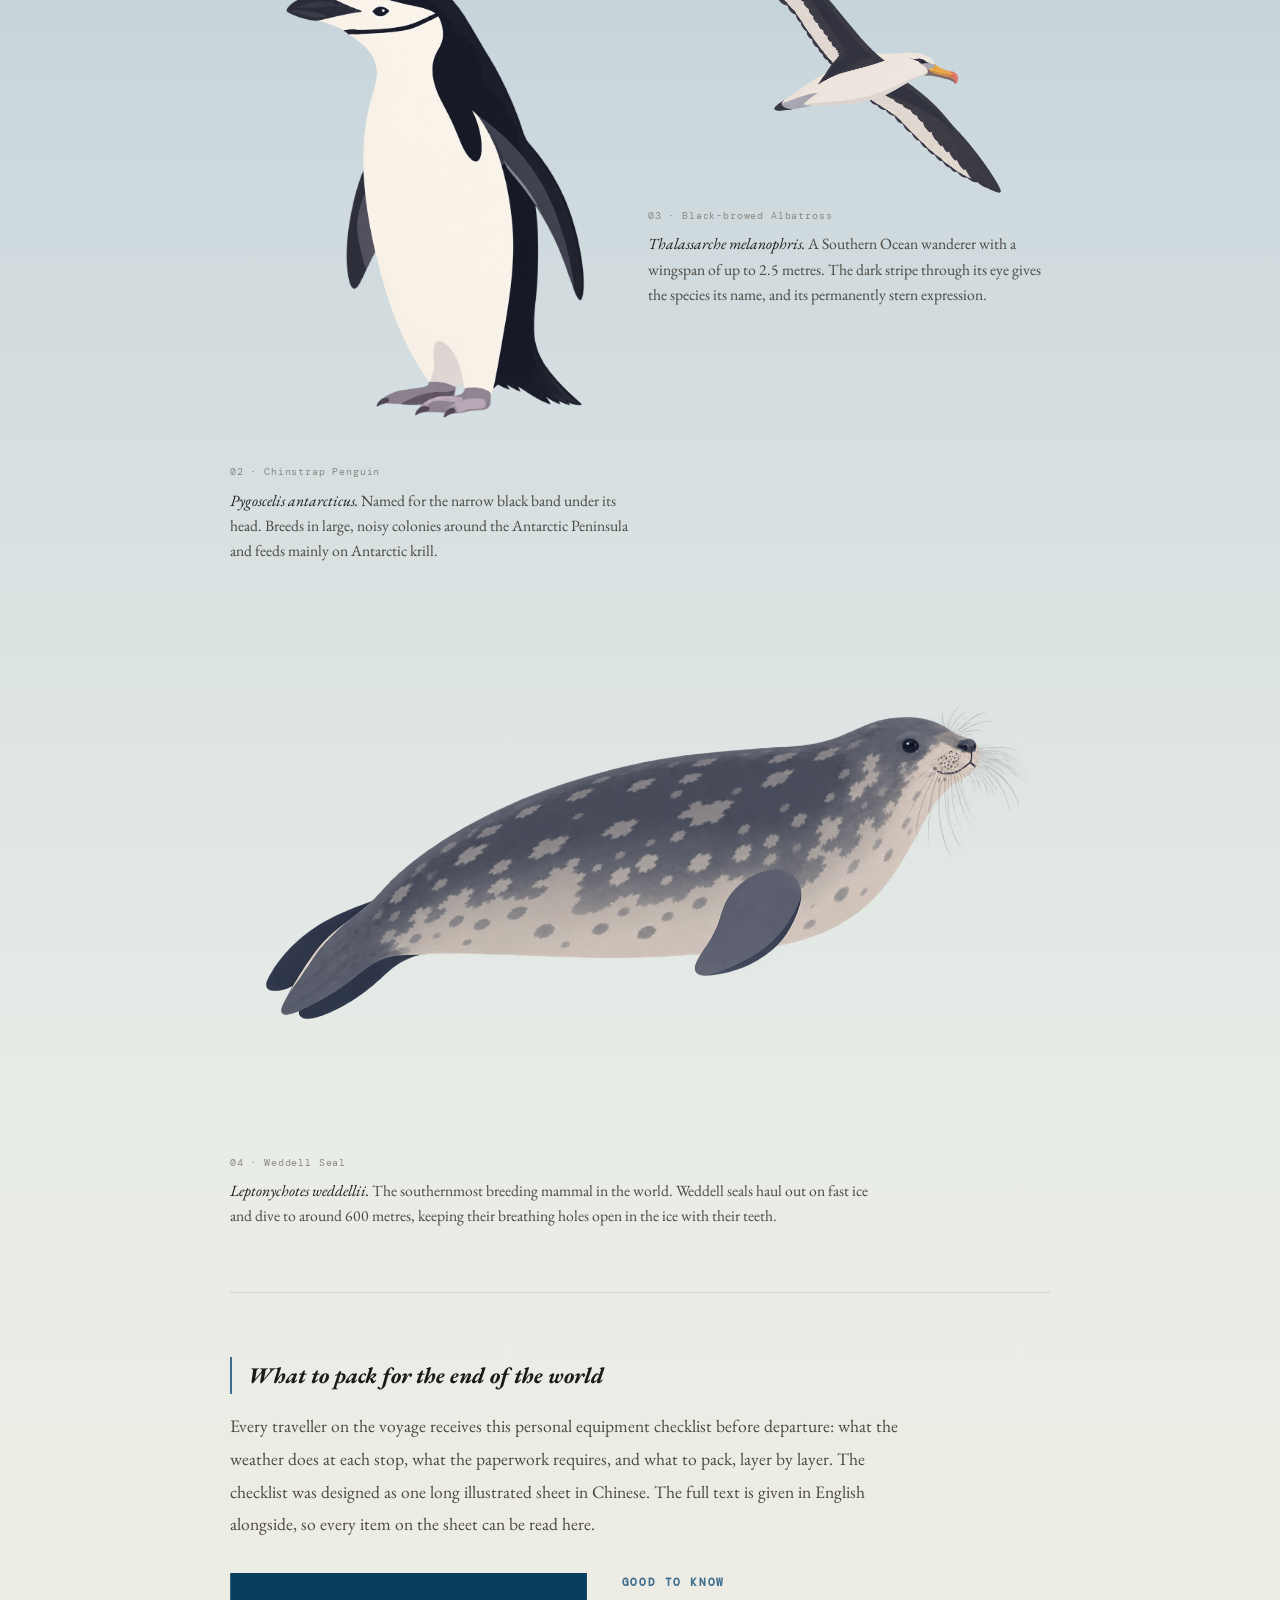
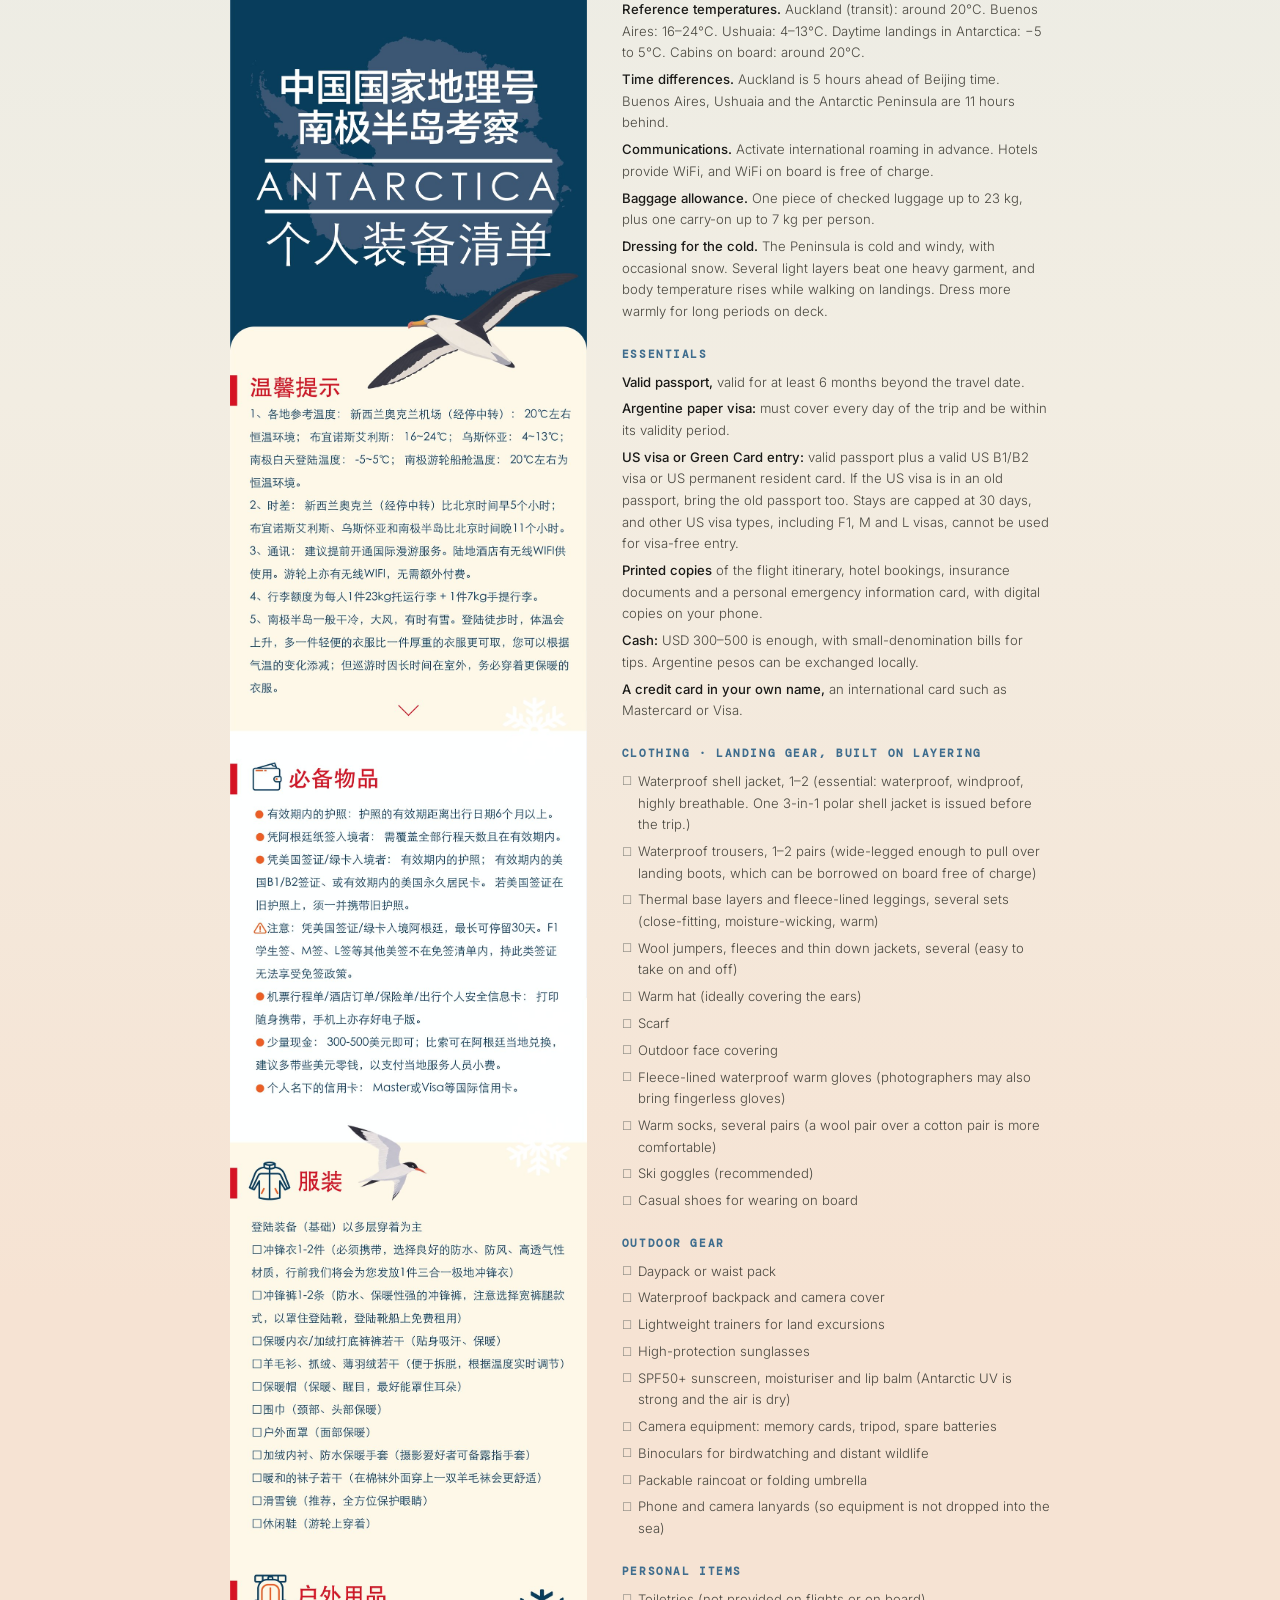
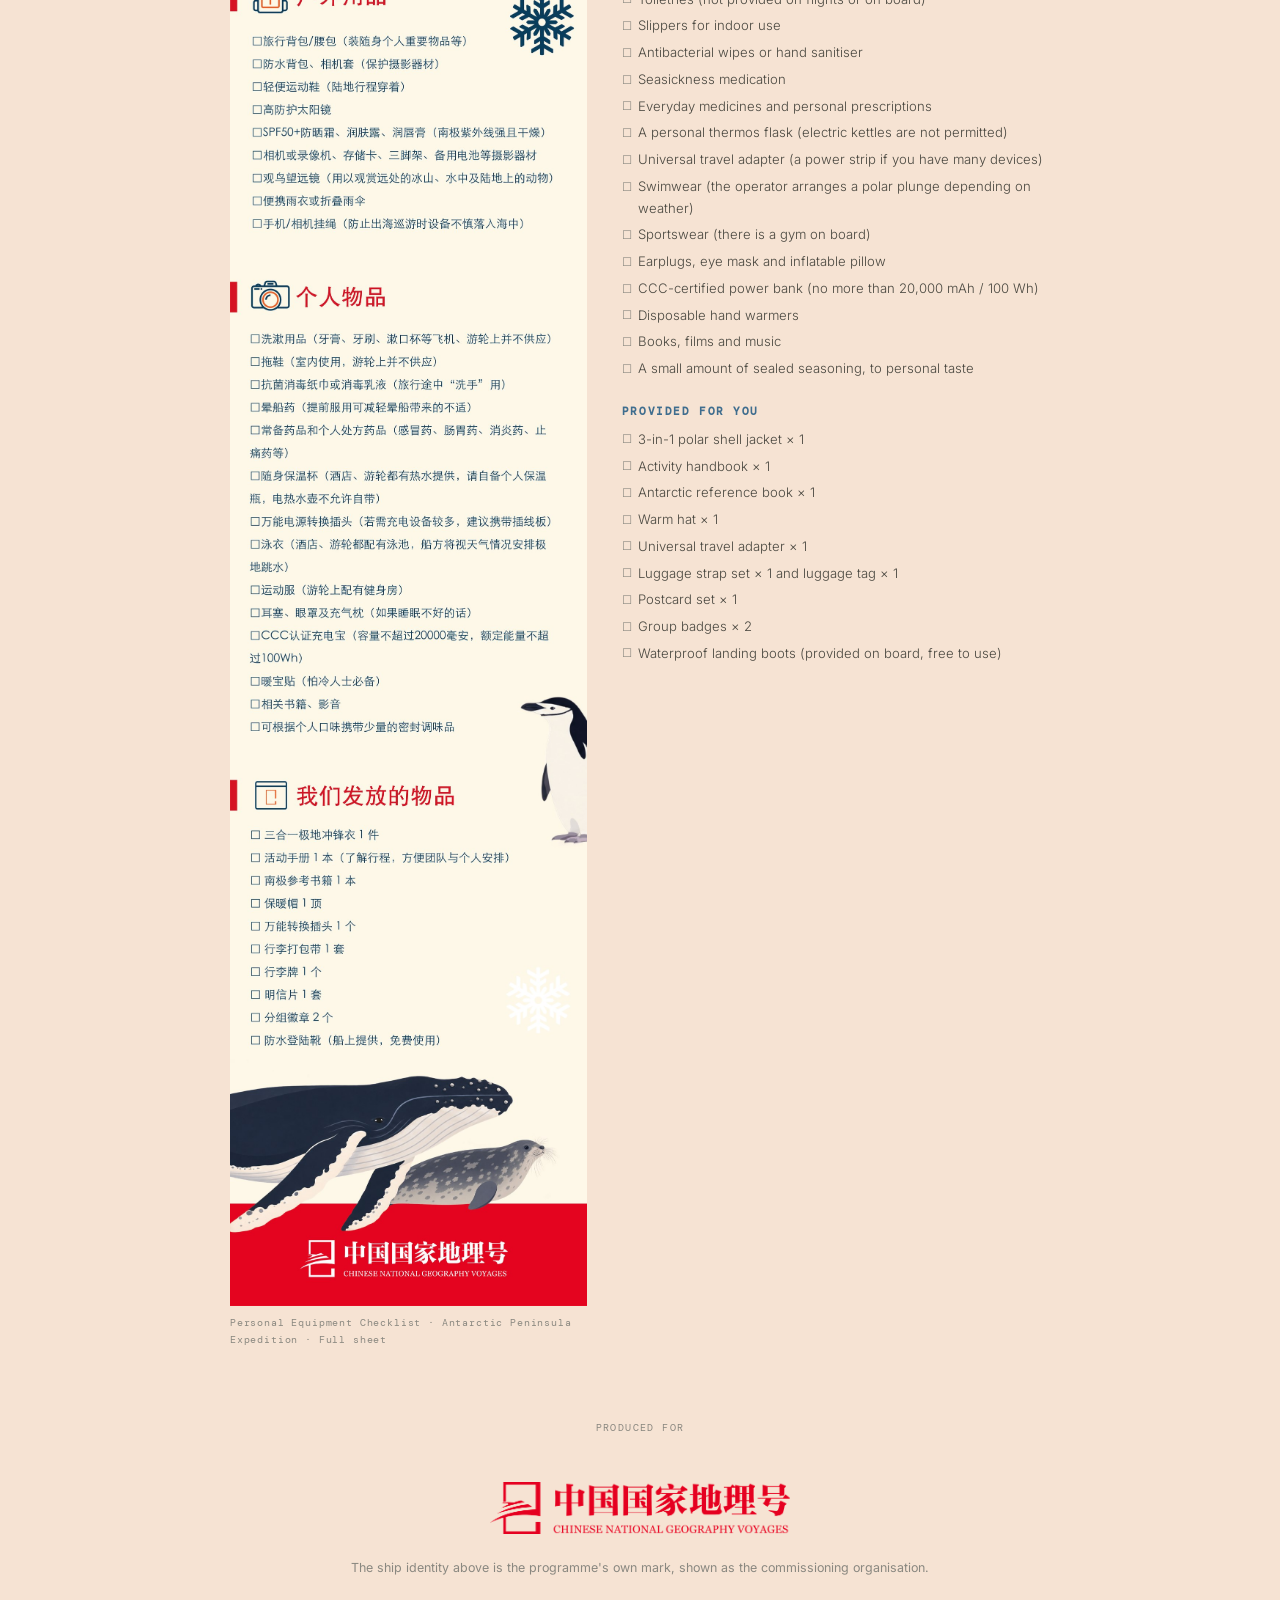
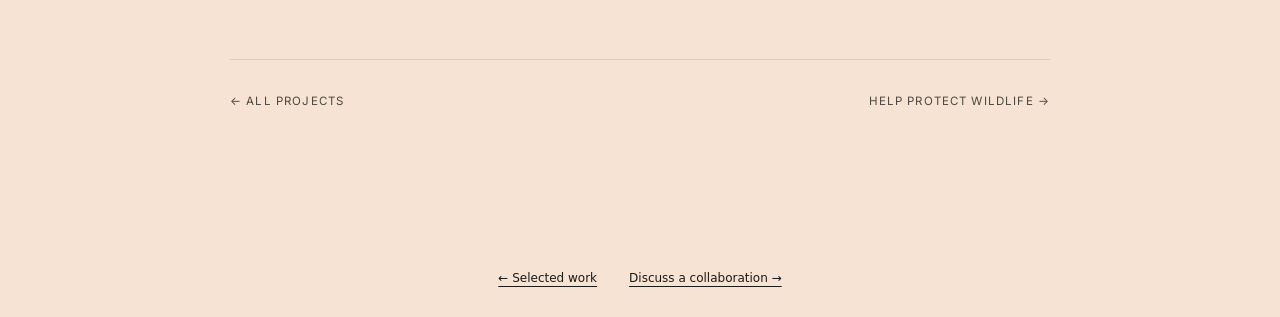
<file: project-08.html>
<!DOCTYPE html>
<html lang="en">
<head>
<meta charset="UTF-8">
<meta name="viewport" content="width=device-width, initial-scale=1.0">
<title>Antarctic Peninsula Expedition — Emma Hu</title>
<link rel="preconnect" href="https://fonts.googleapis.com">
<link rel="preconnect" href="https://fonts.gstatic.com" crossorigin>
<link href="https://fonts.googleapis.com/css2?family=EB+Garamond:ital,wght@0,400;0,500;1,400;1,500&family=DM+Mono:wght@300;400&family=Inter:wght@300;400;500&display=swap" rel="stylesheet">
<style>
  :root {
    --ink: #1a1a18;
    --ink-2: #4a4840;
    --ink-3: #8a8880;
    --accent: #3f6d8e;
    --rule: rgba(26,24,20,0.12);
    --serif: 'EB Garamond', Georgia, serif;
    --mono: 'DM Mono', monospace;
    --sans: 'Inter', system-ui, sans-serif;
  }
  *, *::before, *::after { box-sizing: border-box; margin: 0; padding: 0; }
  html { scroll-behavior: smooth; }
  body {
    background: linear-gradient(to bottom, #7fa6ba 0%, #a9c3cf 20%, #cfdade 40%, #e8ece7 60%, #f2ede2 80%, #f6e3d3 100%);
    background-attachment: scroll;
    background-size: 100% 500vh;
    background-repeat: no-repeat;
    background-color: #f6e3d3;
    color: var(--ink);
    font-family: var(--serif);
    font-size: 18px;
    line-height: 1.65;
    -webkit-font-smoothing: antialiased;
  }
  nav {
    display: flex;
    align-items: center;
    justify-content: space-between;
    padding: 1.1rem 2.5rem;
    border-bottom: 0.5px solid var(--rule);
    background: rgba(127,166,186,0.5);
    backdrop-filter: blur(12px);
    position: sticky;
    top: 0;
    z-index: 100;
  }
  .nav-back {
    font-family: var(--sans);
    font-size: 0.72rem;
    letter-spacing: 0.1em;
    text-transform: uppercase;
    color: var(--ink-2);
    text-decoration: none;
    transition: color 0.2s;
  }
  .nav-back:hover { color: var(--accent); }
  .nav-title {
    font-family: var(--serif);
    font-size: 1rem;
    color: var(--ink);
  }
  .project-wrap {
    max-width: 900px;
    margin: 0 auto;
    padding: 5rem 2.5rem 8rem;
  }
  .project-eyebrow {
    font-family: var(--mono);
    font-size: 0.7rem;
    letter-spacing: 0.16em;
    text-transform: uppercase;
    color: var(--accent);
    margin-bottom: 1rem;
  }
  .project-title {
    font-family: var(--serif);
    font-size: clamp(2.2rem, 5vw, 4rem);
    font-weight: 400;
    font-style: italic;
    line-height: 1.1;
    margin-bottom: 1.5rem;
    color: var(--ink);
  }
  .project-meta {
    display: flex;
    flex-wrap: wrap;
    gap: 1rem 2.5rem;
    border-top: 0.5px solid var(--rule);
    border-bottom: 0.5px solid var(--rule);
    padding: 1.2rem 0;
    margin-bottom: 3rem;
  }
  .meta-label {
    font-family: var(--mono);
    font-size: 0.62rem;
    letter-spacing: 0.12em;
    text-transform: uppercase;
    color: var(--ink-3);
    display: block;
    margin-bottom: 0.2rem;
  }
  .meta-value {
    font-family: var(--sans);
    font-size: 0.85rem;
    color: var(--ink-2);
  }
  .project-hero-img {
    width: 100%;
    height: auto;
    display: block;
    margin-bottom: 3rem;
  }
  .project-body {
    font-family: var(--serif);
    font-size: 1.1rem;
    color: var(--ink-2);
    line-height: 1.85;
    margin-bottom: 1.8rem;
    max-width: 680px;
  }
  .project-body strong { color: var(--ink); font-weight: 500; }
  .project-heading {
    font-family: var(--serif);
    font-size: 1.4rem;
    font-style: italic;
    color: var(--ink);
    margin: 3rem 0 1rem;
    border-left: 2px solid var(--accent);
    padding-left: 1rem;
  }
  .image-grid {
    display: grid;
    gap: 1rem;
    margin: 2rem 0;
  }
  .image-grid.cols-2 { grid-template-columns: 1fr 1fr; }
  .image-grid img {
    width: 100%;
    height: auto;
    display: block;
  }
  .img-caption {
    font-family: var(--mono);
    font-size: 0.65rem;
    color: var(--ink-3);
    letter-spacing: 0.08em;
    margin-top: 0.5rem;
  }
  .species-note {
    font-family: var(--serif);
    font-size: 0.98rem;
    color: var(--ink-2);
    line-height: 1.6;
    margin-top: 0.45rem;
    max-width: 640px;
  }
  .species-note em { color: var(--ink); }
  .checked-line {
    font-family: var(--mono);
    font-size: 0.68rem;
    letter-spacing: 0.08em;
    color: var(--accent);
    margin: 1.2rem 0 0.5rem;
  }
  .guide-layout {
    display: grid;
    grid-template-columns: 5fr 6fr;
    gap: 2.2rem;
    align-items: start;
    margin: 2rem 0;
  }
  .guide-layout img {
    width: 100%;
    height: auto;
    display: block;
  }
  .guide-notes h3 {
    font-family: var(--mono);
    font-size: 0.7rem;
    letter-spacing: 0.14em;
    text-transform: uppercase;
    color: var(--accent);
    margin: 1.4rem 0 0.5rem;
  }
  .guide-notes h3:first-child { margin-top: 0; }
  .guide-notes p, .guide-notes li {
    font-family: var(--sans);
    font-size: 0.82rem;
    font-weight: 300;
    color: var(--ink-2);
    line-height: 1.65;
  }
  .guide-notes ul { list-style: none; }
  .guide-notes li { padding-left: 1rem; position: relative; margin-bottom: 0.32rem; }
  .guide-notes li::before { content: "☐"; position: absolute; left: 0; color: var(--ink-3); font-size: 0.72rem; top: 0.1rem; }
  .guide-notes li.no-box { padding-left: 0; }
  .guide-notes li.no-box::before { content: ""; }
  .guide-notes strong { color: var(--ink); font-weight: 500; }
  .partner-credit {
    text-align: center;
    margin-top: 4.5rem;
  }
  .partner-credit .pc-label {
    font-family: var(--mono);
    font-size: 0.62rem;
    letter-spacing: 0.14em;
    text-transform: uppercase;
    color: var(--ink-3);
    display: block;
    margin-bottom: 1rem;
  }
  .partner-credit img {
    width: min(300px, 70%);
    height: auto;
  }
  .partner-credit p {
    font-family: var(--sans);
    font-size: 0.78rem;
    color: var(--ink-3);
    margin-top: 1rem;
  }
  .divider {
    border: none;
    border-top: 0.5px solid var(--rule);
    margin: 4rem 0;
  }
  .project-nav {
    display: flex;
    justify-content: space-between;
    align-items: center;
    border-top: 0.5px solid var(--rule);
    margin-top: 5rem;
    padding-top: 2rem;
  }
  .project-nav a {
    font-family: var(--sans);
    font-size: 0.72rem;
    letter-spacing: 0.1em;
    text-transform: uppercase;
    color: var(--ink-2);
    text-decoration: none;
    transition: color 0.2s;
  }
  .project-nav a:hover { color: var(--accent); }
  @media (max-width: 640px) {
    .project-wrap { padding: 3rem 1.2rem 5rem; }
    .image-grid.cols-2 { grid-template-columns: 1fr; }
    .guide-layout { grid-template-columns: 1fr; }
    .project-meta { gap: 0.8rem 1.5rem; }
  }
</style>
<link rel="stylesheet" href="case.css"></head>
<body>

<nav>
  <a href="index.html#archive" class="nav-back">← Back</a>
  <span class="nav-title">Antarctic Peninsula Expedition</span>
</nav>

<div class="project-wrap"><aside class="case-brief" aria-label="Project overview"><h2>Species artwork and a traveller's equipment guide for an Antarctic Peninsula expedition: the animals guests will meet on the ice, and everything they pack to meet them.</h2><dl><div><dt>Purpose</dt><dd>Science illustration &amp; education, applied as expedition communication for a polar voyage programme.</dd></div><div><dt>My contribution</dt><dd>Species illustrations of four Antarctic animals, and the design and layout of the personal equipment checklist, a long-form illustrated guide issued to travellers before departure.</dd></div><div><dt>Outputs &amp; status</dt><dd>Four species illustrations · One long-form equipment checklist, Chinese edition with the full English text alongside<br>Delivered 2026</dd></div></dl><p>Produced for the China National Geographic Voyages Antarctic Peninsula programme</p></aside>

  <p class="project-eyebrow">China National Geographic Voyages · Expedition Communication · 2026</p>
  <h1 class="project-title">Antarctic Peninsula Expedition</h1>

  <div class="project-meta">
    <div class="meta-item">
      <span class="meta-label">Year</span>
      <span class="meta-value">2026</span>
    </div>
    <div class="meta-item">
      <span class="meta-label">Organisation</span>
      <span class="meta-value">China National Geographic Voyages</span>
    </div>
    <div class="meta-item">
      <span class="meta-label">Role</span>
      <span class="meta-value">Scientific Illustration &amp; Information Design</span>
    </div>
    <div class="meta-item">
      <span class="meta-label">Formats</span>
      <span class="meta-value">Species illustration series · Long-form infographic</span>
    </div>
  </div>

  <h2 class="project-heading">Four residents of the Peninsula</h2>
  <p class="project-body">Before travellers meet Antarctic wildlife in person, they meet it on paper. These four illustrations introduce the species a Peninsula voyage is most likely to encounter: drawn to be recognised again at a distance, through binoculars, on ice and open water.</p>
  <p class="checked-line">✓ Species identification and notes reviewed by the expedition team's naturalist experts</p>

  <div>
    <img class="project-hero-img" src="antarctic-humpback-whale.png" alt="Scientific illustration of a humpback whale surfacing, water streaming from its body" style="margin-bottom:0.5rem;"/>
    <p class="img-caption">01 · Humpback Whale</p>
    <p class="species-note"><em>Megaptera novaeangliae.</em> A summer visitor to the Peninsula's krill-rich waters. Its pectoral fins are the longest of any whale, up to a third of its body length, and give the genus its name: "great wing".</p>
  </div>

  <div class="image-grid cols-2">
    <div>
      <img src="antarctic-chinstrap-penguin.png" alt="Scientific illustration of a chinstrap penguin standing"/>
      <p class="img-caption">02 · Chinstrap Penguin</p>
      <p class="species-note"><em>Pygoscelis antarcticus.</em> Named for the narrow black band under its head. Breeds in large, noisy colonies around the Antarctic Peninsula and feeds mainly on Antarctic krill.</p>
    </div>
    <div>
      <img src="antarctic-black-browed-albatross.png" alt="Scientific illustration of a black-browed albatross in flight"/>
      <p class="img-caption">03 · Black-browed Albatross</p>
      <p class="species-note"><em>Thalassarche melanophris.</em> A Southern Ocean wanderer with a wingspan of up to 2.5 metres. The dark stripe through its eye gives the species its name, and its permanently stern expression.</p>
    </div>
  </div>

  <div>
    <img class="project-hero-img" src="antarctic-weddell-seal.png" alt="Scientific illustration of a Weddell seal resting" style="margin-bottom:0.5rem;"/>
    <p class="img-caption">04 · Weddell Seal</p>
    <p class="species-note"><em>Leptonychotes weddellii.</em> The southernmost breeding mammal in the world. Weddell seals haul out on fast ice and dive to around 600 metres, keeping their breathing holes open in the ice with their teeth.</p>
  </div>

  <hr class="divider"/>

  <h2 class="project-heading">What to pack for the end of the world</h2>
  <p class="project-body">Every traveller on the voyage receives this personal equipment checklist before departure: what the weather does at each stop, what the paperwork requires, and what to pack, layer by layer. The checklist was designed as one long illustrated sheet in Chinese. The full text is given in English alongside, so every item on the sheet can be read here.</p>

  <div class="guide-layout">
    <div>
      <img src="antarctic-equipment-checklist.jpg" alt="Personal equipment checklist for the Antarctic Peninsula expedition, full long-form infographic in Chinese"/>
      <p class="img-caption">Personal Equipment Checklist · Antarctic Peninsula Expedition · Full sheet</p>
    </div>
    <div class="guide-notes">
      <h3>Good to know</h3>
      <ul>
        <li class="no-box"><strong>Reference temperatures.</strong> Auckland (transit): around 20°C. Buenos Aires: 16–24°C. Ushuaia: 4–13°C. Daytime landings in Antarctica: −5 to 5°C. Cabins on board: around 20°C.</li>
        <li class="no-box"><strong>Time differences.</strong> Auckland is 5 hours ahead of Beijing time. Buenos Aires, Ushuaia and the Antarctic Peninsula are 11 hours behind.</li>
        <li class="no-box"><strong>Communications.</strong> Activate international roaming in advance. Hotels provide WiFi, and WiFi on board is free of charge.</li>
        <li class="no-box"><strong>Baggage allowance.</strong> One piece of checked luggage up to 23 kg, plus one carry-on up to 7 kg per person.</li>
        <li class="no-box"><strong>Dressing for the cold.</strong> The Peninsula is cold and windy, with occasional snow. Several light layers beat one heavy garment, and body temperature rises while walking on landings. Dress more warmly for long periods on deck.</li>
      </ul>
      <h3>Essentials</h3>
      <ul>
        <li class="no-box"><strong>Valid passport,</strong> valid for at least 6 months beyond the travel date.</li>
        <li class="no-box"><strong>Argentine paper visa:</strong> must cover every day of the trip and be within its validity period.</li>
        <li class="no-box"><strong>US visa or Green Card entry:</strong> valid passport plus a valid US B1/B2 visa or US permanent resident card. If the US visa is in an old passport, bring the old passport too. Stays are capped at 30 days, and other US visa types, including F1, M and L visas, cannot be used for visa-free entry.</li>
        <li class="no-box"><strong>Printed copies</strong> of the flight itinerary, hotel bookings, insurance documents and a personal emergency information card, with digital copies on your phone.</li>
        <li class="no-box"><strong>Cash:</strong> USD 300–500 is enough, with small-denomination bills for tips. Argentine pesos can be exchanged locally.</li>
        <li class="no-box"><strong>A credit card in your own name,</strong> an international card such as Mastercard or Visa.</li>
      </ul>
      <h3>Clothing · landing gear, built on layering</h3>
      <ul>
        <li>Waterproof shell jacket, 1–2 (essential: waterproof, windproof, highly breathable. One 3-in-1 polar shell jacket is issued before the trip.)</li>
        <li>Waterproof trousers, 1–2 pairs (wide-legged enough to pull over landing boots, which can be borrowed on board free of charge)</li>
        <li>Thermal base layers and fleece-lined leggings, several sets (close-fitting, moisture-wicking, warm)</li>
        <li>Wool jumpers, fleeces and thin down jackets, several (easy to take on and off)</li>
        <li>Warm hat (ideally covering the ears)</li>
        <li>Scarf</li>
        <li>Outdoor face covering</li>
        <li>Fleece-lined waterproof warm gloves (photographers may also bring fingerless gloves)</li>
        <li>Warm socks, several pairs (a wool pair over a cotton pair is more comfortable)</li>
        <li>Ski goggles (recommended)</li>
        <li>Casual shoes for wearing on board</li>
      </ul>
      <h3>Outdoor gear</h3>
      <ul>
        <li>Daypack or waist pack</li>
        <li>Waterproof backpack and camera cover</li>
        <li>Lightweight trainers for land excursions</li>
        <li>High-protection sunglasses</li>
        <li>SPF50+ sunscreen, moisturiser and lip balm (Antarctic UV is strong and the air is dry)</li>
        <li>Camera equipment: memory cards, tripod, spare batteries</li>
        <li>Binoculars for birdwatching and distant wildlife</li>
        <li>Packable raincoat or folding umbrella</li>
        <li>Phone and camera lanyards (so equipment is not dropped into the sea)</li>
      </ul>
      <h3>Personal items</h3>
      <ul>
        <li>Toiletries (not provided on flights or on board)</li>
        <li>Slippers for indoor use</li>
        <li>Antibacterial wipes or hand sanitiser</li>
        <li>Seasickness medication</li>
        <li>Everyday medicines and personal prescriptions</li>
        <li>A personal thermos flask (electric kettles are not permitted)</li>
        <li>Universal travel adapter (a power strip if you have many devices)</li>
        <li>Swimwear (the operator arranges a polar plunge depending on weather)</li>
        <li>Sportswear (there is a gym on board)</li>
        <li>Earplugs, eye mask and inflatable pillow</li>
        <li>CCC-certified power bank (no more than 20,000 mAh / 100 Wh)</li>
        <li>Disposable hand warmers</li>
        <li>Books, films and music</li>
        <li>A small amount of sealed seasoning, to personal taste</li>
      </ul>
      <h3>Provided for you</h3>
      <ul>
        <li>3-in-1 polar shell jacket × 1</li>
        <li>Activity handbook × 1</li>
        <li>Antarctic reference book × 1</li>
        <li>Warm hat × 1</li>
        <li>Universal travel adapter × 1</li>
        <li>Luggage strap set × 1 and luggage tag × 1</li>
        <li>Postcard set × 1</li>
        <li>Group badges × 2</li>
        <li>Waterproof landing boots (provided on board, free to use)</li>
      </ul>
    </div>
  </div>

  <div class="partner-credit">
    <span class="pc-label">Produced for</span><br/>
    <img src="cng-voyages-logo.png" alt="Chinese National Geographic Voyages logo"/>
    <p>The ship identity above is the programme's own mark, shown as the commissioning organisation.</p>
  </div>

  <div class="project-nav">
    <a href="index.html#archive">← All Projects</a>
    <a href="project-07.html">Help Protect Wildlife →</a>
  </div>

</div>
<div class="case-return"><a href="index.html#latest">← Selected work</a><a href="index.html#contact">Discuss a collaboration →</a></div></body>
</html>
</file>
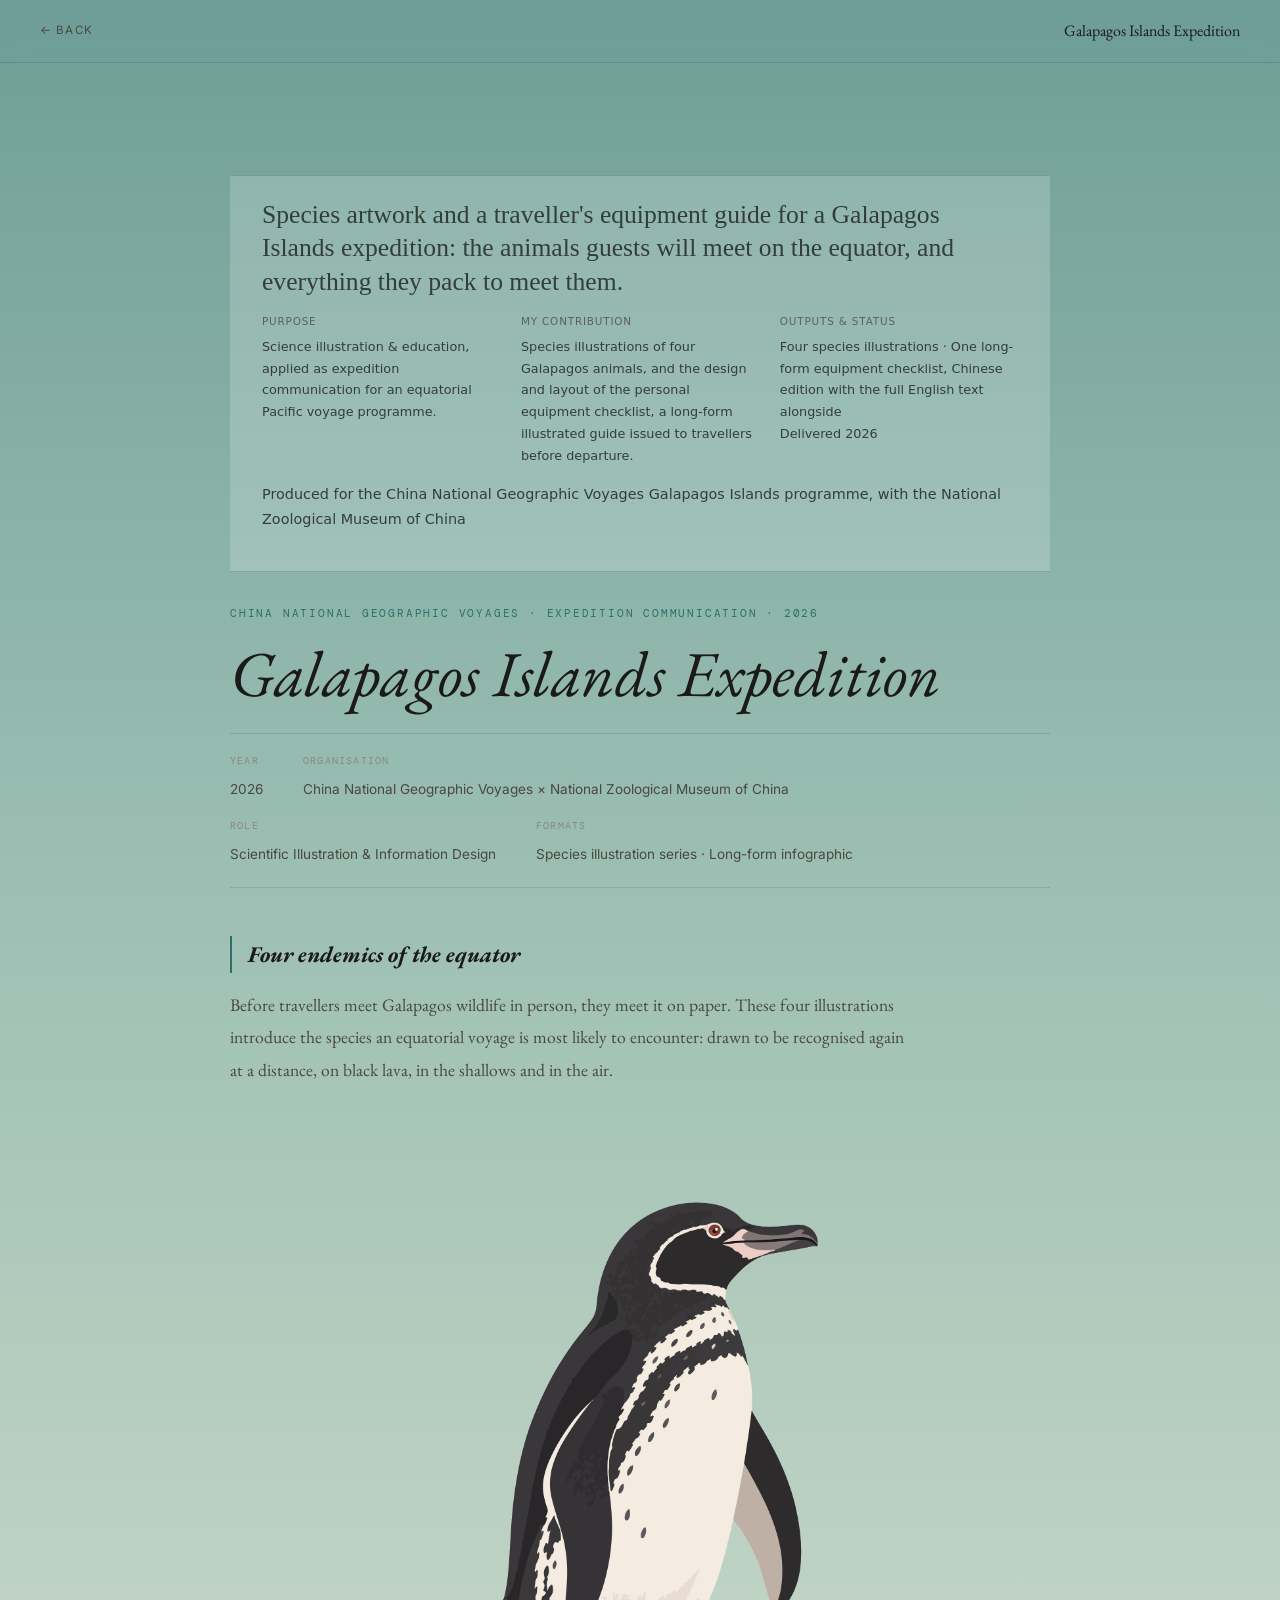
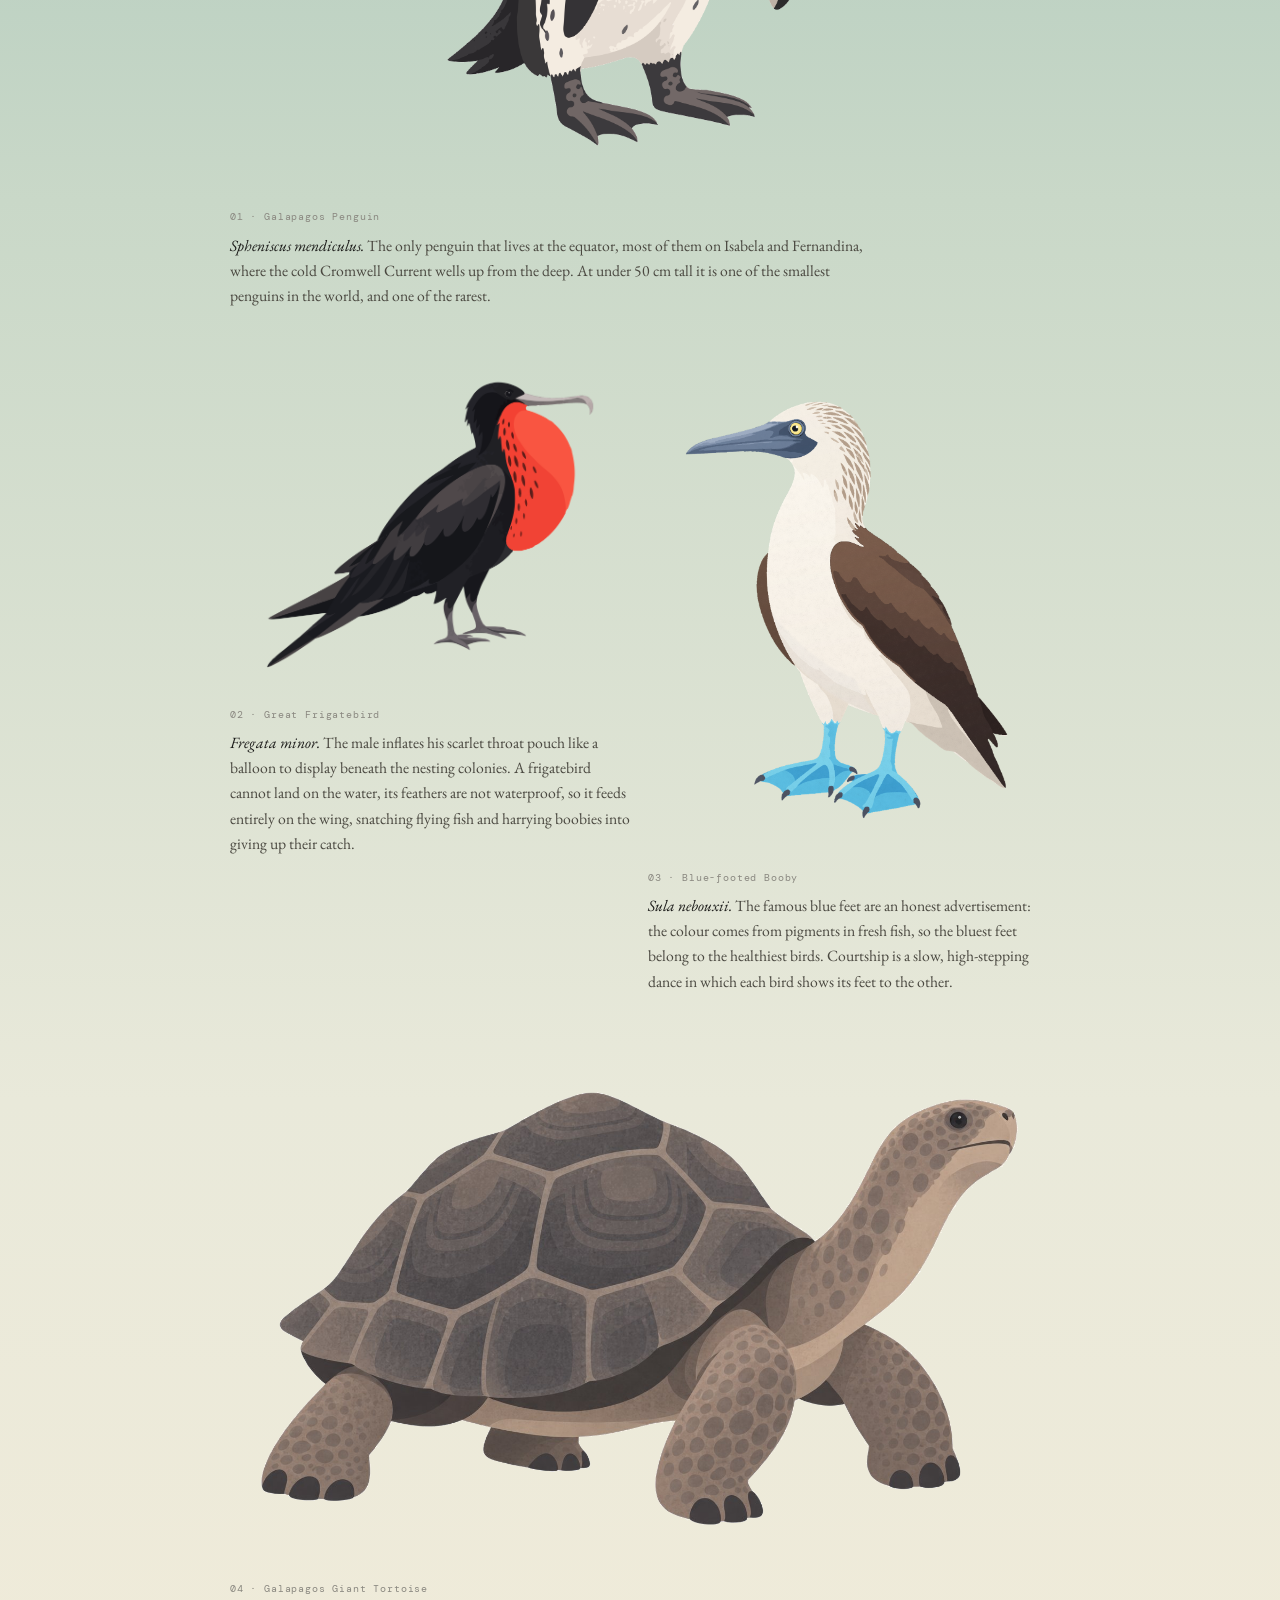
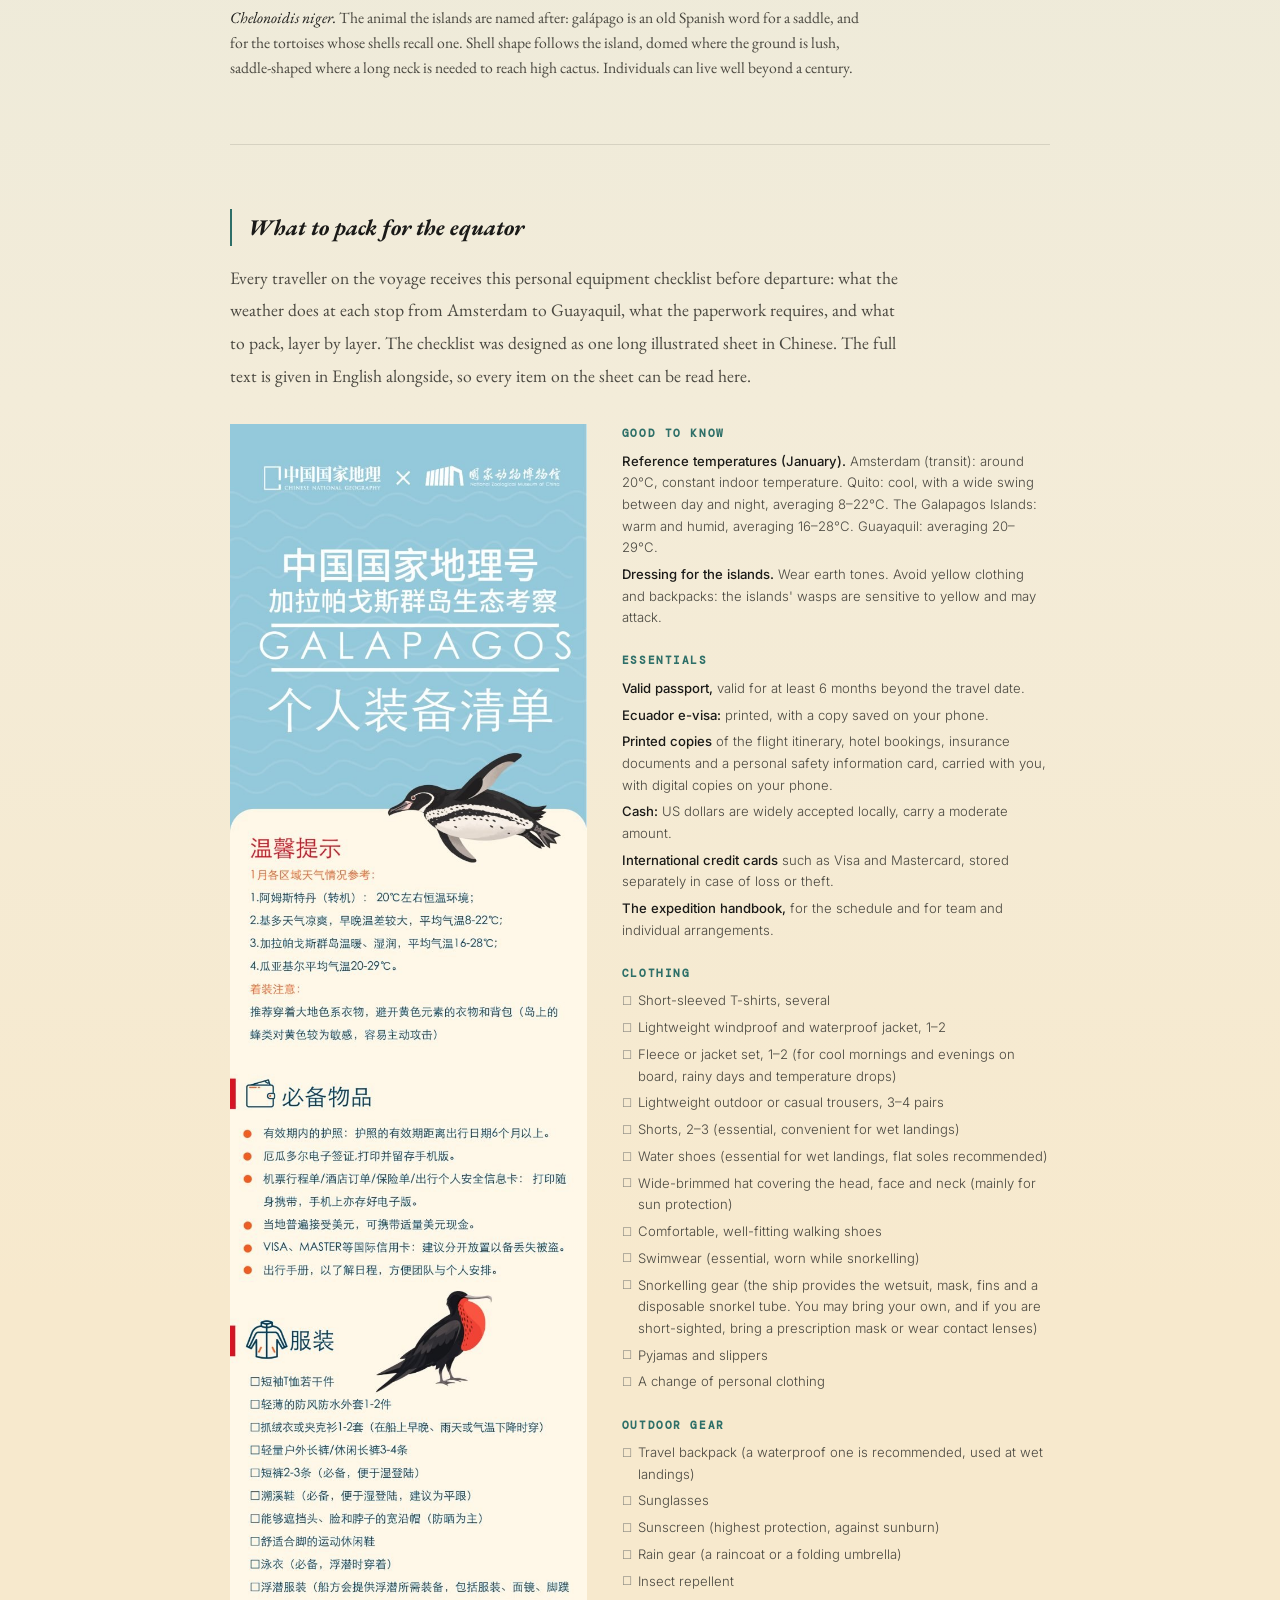
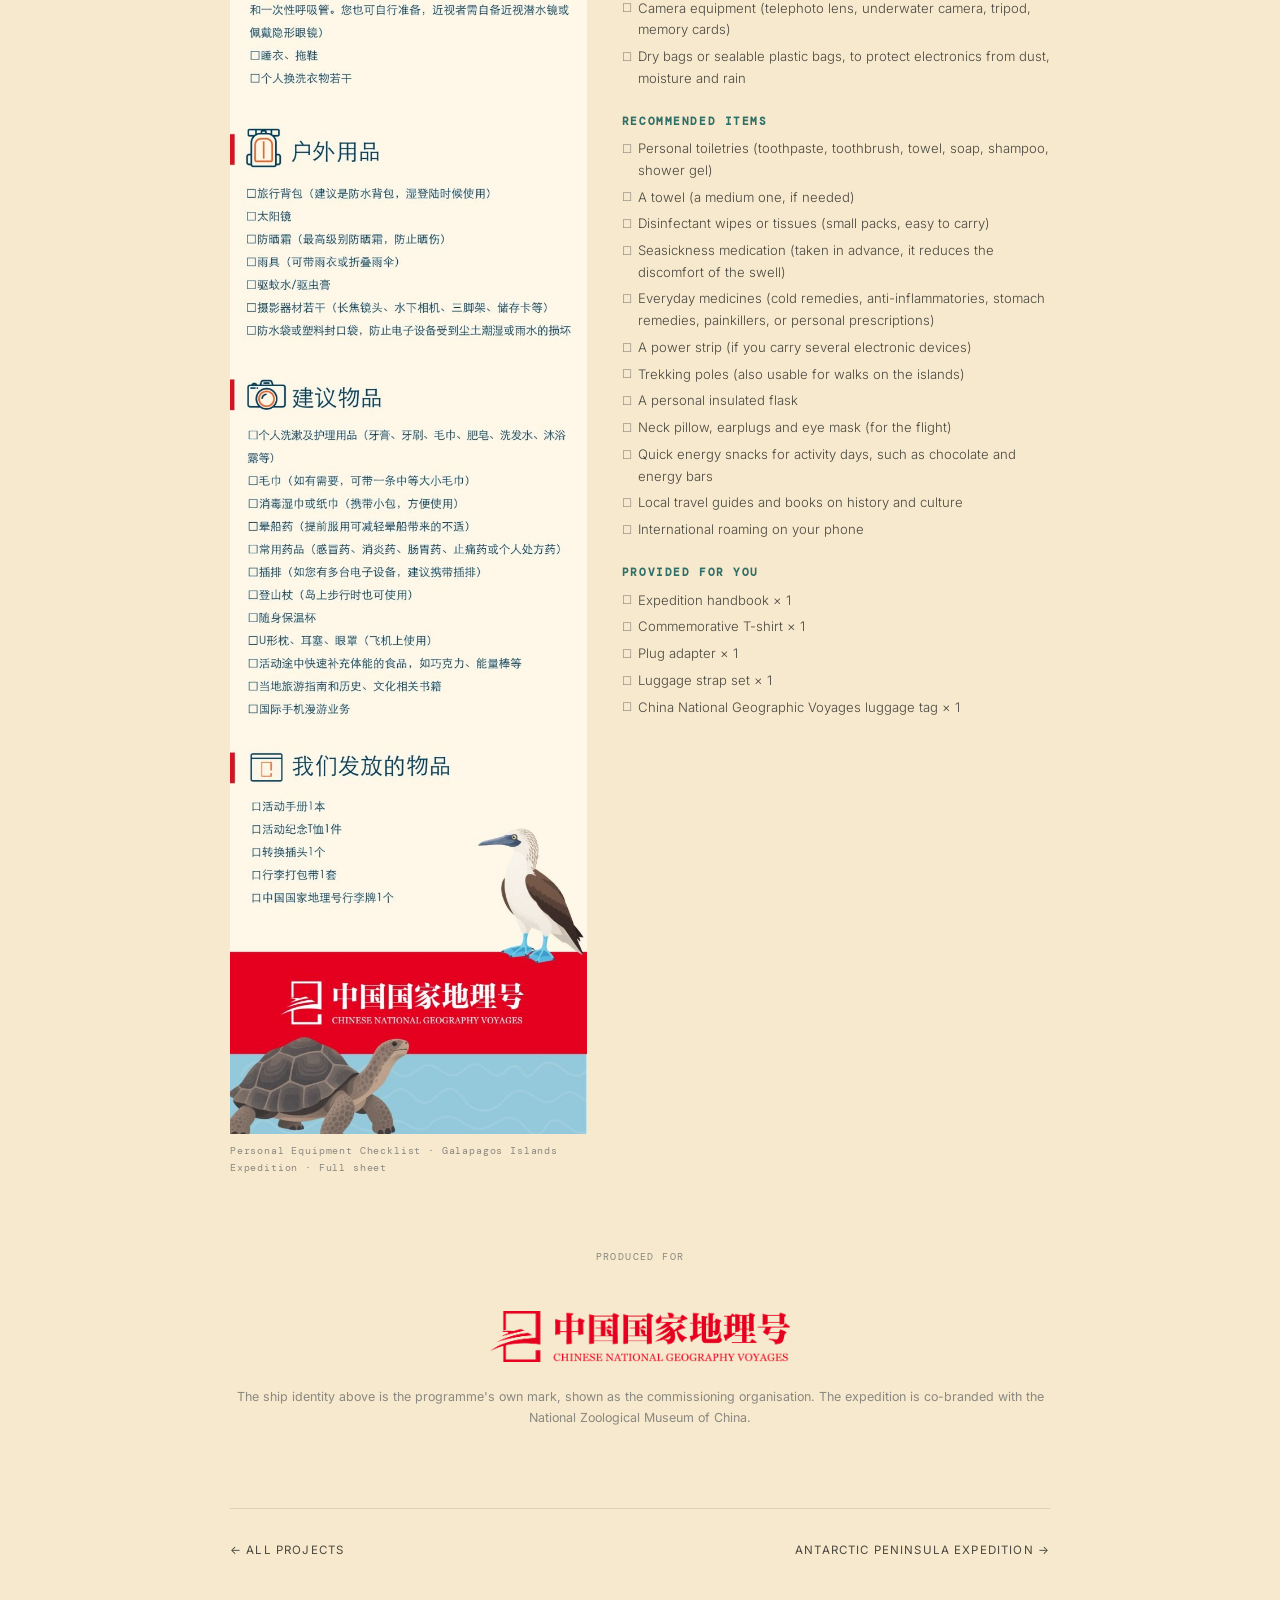
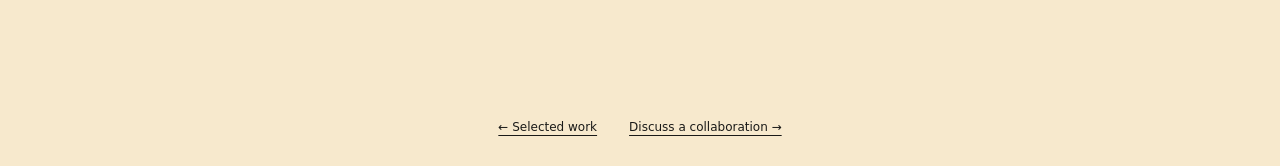
<file: project-09.html>
<!DOCTYPE html>
<html lang="en">
<head>
<meta charset="UTF-8">
<meta name="viewport" content="width=device-width, initial-scale=1.0">
<title>Galapagos Islands Expedition — Emma Hu</title>
<link rel="preconnect" href="https://fonts.googleapis.com">
<link rel="preconnect" href="https://fonts.gstatic.com" crossorigin>
<link href="https://fonts.googleapis.com/css2?family=EB+Garamond:ital,wght@0,400;0,500;1,400;1,500&family=DM+Mono:wght@300;400&family=Inter:wght@300;400;500&display=swap" rel="stylesheet">
<style>
  :root {
    --ink: #1a1a18;
    --ink-2: #4a4840;
    --ink-3: #8a8880;
    --accent: #2e6f68;
    --rule: rgba(26,24,20,0.12);
    --serif: 'EB Garamond', Georgia, serif;
    --mono: 'DM Mono', monospace;
    --sans: 'Inter', system-ui, sans-serif;
  }
  *, *::before, *::after { box-sizing: border-box; margin: 0; padding: 0; }
  html { scroll-behavior: smooth; }
  body {
    background: linear-gradient(to bottom, #6f9e97 0%, #9dc0b4 20%, #c9d8c8 40%, #e9e9da 60%, #f3ecd9 80%, #f7e9cd 100%);
    background-attachment: scroll;
    background-size: 100% 500vh;
    background-repeat: no-repeat;
    background-color: #f7e9cd;
    color: var(--ink);
    font-family: var(--serif);
    font-size: 18px;
    line-height: 1.65;
    -webkit-font-smoothing: antialiased;
  }
  nav {
    display: flex;
    align-items: center;
    justify-content: space-between;
    padding: 1.1rem 2.5rem;
    border-bottom: 0.5px solid var(--rule);
    background: rgba(111,158,151,0.5);
    backdrop-filter: blur(12px);
    position: sticky;
    top: 0;
    z-index: 100;
  }
  .nav-back {
    font-family: var(--sans);
    font-size: 0.72rem;
    letter-spacing: 0.1em;
    text-transform: uppercase;
    color: var(--ink-2);
    text-decoration: none;
    transition: color 0.2s;
  }
  .nav-back:hover { color: var(--accent); }
  .nav-title {
    font-family: var(--serif);
    font-size: 1rem;
    color: var(--ink);
  }
  .project-wrap {
    max-width: 900px;
    margin: 0 auto;
    padding: 5rem 2.5rem 8rem;
  }
  .project-eyebrow {
    font-family: var(--mono);
    font-size: 0.7rem;
    letter-spacing: 0.16em;
    text-transform: uppercase;
    color: var(--accent);
    margin-bottom: 1rem;
  }
  .project-title {
    font-family: var(--serif);
    font-size: clamp(2.2rem, 5vw, 4rem);
    font-weight: 400;
    font-style: italic;
    line-height: 1.1;
    margin-bottom: 1.5rem;
    color: var(--ink);
  }
  .project-meta {
    display: flex;
    flex-wrap: wrap;
    gap: 1rem 2.5rem;
    border-top: 0.5px solid var(--rule);
    border-bottom: 0.5px solid var(--rule);
    padding: 1.2rem 0;
    margin-bottom: 3rem;
  }
  .meta-label {
    font-family: var(--mono);
    font-size: 0.62rem;
    letter-spacing: 0.12em;
    text-transform: uppercase;
    color: var(--ink-3);
    display: block;
    margin-bottom: 0.2rem;
  }
  .meta-value {
    font-family: var(--sans);
    font-size: 0.85rem;
    color: var(--ink-2);
  }
  .project-hero-img {
    width: 100%;
    height: auto;
    display: block;
    margin-bottom: 3rem;
  }
  .project-body {
    font-family: var(--serif);
    font-size: 1.1rem;
    color: var(--ink-2);
    line-height: 1.85;
    margin-bottom: 1.8rem;
    max-width: 680px;
  }
  .project-body strong { color: var(--ink); font-weight: 500; }
  .project-heading {
    font-family: var(--serif);
    font-size: 1.4rem;
    font-style: italic;
    color: var(--ink);
    margin: 3rem 0 1rem;
    border-left: 2px solid var(--accent);
    padding-left: 1rem;
  }
  .image-grid {
    display: grid;
    gap: 1rem;
    margin: 2rem 0;
  }
  .image-grid.cols-2 { grid-template-columns: 1fr 1fr; }
  .image-grid img {
    width: 100%;
    height: auto;
    display: block;
  }
  .img-caption {
    font-family: var(--mono);
    font-size: 0.65rem;
    color: var(--ink-3);
    letter-spacing: 0.08em;
    margin-top: 0.5rem;
  }
  .species-note {
    font-family: var(--serif);
    font-size: 0.98rem;
    color: var(--ink-2);
    line-height: 1.6;
    margin-top: 0.45rem;
    max-width: 640px;
  }
  .species-note em { color: var(--ink); }
  .guide-layout {
    display: grid;
    grid-template-columns: 5fr 6fr;
    gap: 2.2rem;
    align-items: start;
    margin: 2rem 0;
  }
  .guide-layout img {
    width: 100%;
    height: auto;
    display: block;
  }
  .guide-notes h3 {
    font-family: var(--mono);
    font-size: 0.7rem;
    letter-spacing: 0.14em;
    text-transform: uppercase;
    color: var(--accent);
    margin: 1.4rem 0 0.5rem;
  }
  .guide-notes h3:first-child { margin-top: 0; }
  .guide-notes p, .guide-notes li {
    font-family: var(--sans);
    font-size: 0.82rem;
    font-weight: 300;
    color: var(--ink-2);
    line-height: 1.65;
  }
  .guide-notes ul { list-style: none; }
  .guide-notes li { padding-left: 1rem; position: relative; margin-bottom: 0.32rem; }
  .guide-notes li::before { content: "☐"; position: absolute; left: 0; color: var(--ink-3); font-size: 0.72rem; top: 0.1rem; }
  .guide-notes li.no-box { padding-left: 0; }
  .guide-notes li.no-box::before { content: ""; }
  .guide-notes strong { color: var(--ink); font-weight: 500; }
  .partner-credit {
    text-align: center;
    margin-top: 4.5rem;
  }
  .partner-credit .pc-label {
    font-family: var(--mono);
    font-size: 0.62rem;
    letter-spacing: 0.14em;
    text-transform: uppercase;
    color: var(--ink-3);
    display: block;
    margin-bottom: 1rem;
  }
  .partner-credit img {
    width: min(300px, 70%);
    height: auto;
  }
  .partner-credit p {
    font-family: var(--sans);
    font-size: 0.78rem;
    color: var(--ink-3);
    margin-top: 1rem;
  }
  .divider {
    border: none;
    border-top: 0.5px solid var(--rule);
    margin: 4rem 0;
  }
  .project-nav {
    display: flex;
    justify-content: space-between;
    align-items: center;
    border-top: 0.5px solid var(--rule);
    margin-top: 5rem;
    padding-top: 2rem;
  }
  .project-nav a {
    font-family: var(--sans);
    font-size: 0.72rem;
    letter-spacing: 0.1em;
    text-transform: uppercase;
    color: var(--ink-2);
    text-decoration: none;
    transition: color 0.2s;
  }
  .project-nav a:hover { color: var(--accent); }
  @media (max-width: 640px) {
    .project-wrap { padding: 3rem 1.2rem 5rem; }
    .image-grid.cols-2 { grid-template-columns: 1fr; }
    .guide-layout { grid-template-columns: 1fr; }
    .project-meta { gap: 0.8rem 1.5rem; }
  }
</style>
<link rel="stylesheet" href="case.css"></head>
<body>

<nav>
  <a href="index.html#archive" class="nav-back">← Back</a>
  <span class="nav-title">Galapagos Islands Expedition</span>
</nav>

<div class="project-wrap"><aside class="case-brief" aria-label="Project overview"><h2>Species artwork and a traveller's equipment guide for a Galapagos Islands expedition: the animals guests will meet on the equator, and everything they pack to meet them.</h2><dl><div><dt>Purpose</dt><dd>Science illustration &amp; education, applied as expedition communication for an equatorial Pacific voyage programme.</dd></div><div><dt>My contribution</dt><dd>Species illustrations of four Galapagos animals, and the design and layout of the personal equipment checklist, a long-form illustrated guide issued to travellers before departure.</dd></div><div><dt>Outputs &amp; status</dt><dd>Four species illustrations · One long-form equipment checklist, Chinese edition with the full English text alongside<br>Delivered 2026</dd></div></dl><p>Produced for the China National Geographic Voyages Galapagos Islands programme, with the National Zoological Museum of China</p></aside>

  <p class="project-eyebrow">China National Geographic Voyages · Expedition Communication · 2026</p>
  <h1 class="project-title">Galapagos Islands Expedition</h1>

  <div class="project-meta">
    <div class="meta-item">
      <span class="meta-label">Year</span>
      <span class="meta-value">2026</span>
    </div>
    <div class="meta-item">
      <span class="meta-label">Organisation</span>
      <span class="meta-value">China National Geographic Voyages × National Zoological Museum of China</span>
    </div>
    <div class="meta-item">
      <span class="meta-label">Role</span>
      <span class="meta-value">Scientific Illustration &amp; Information Design</span>
    </div>
    <div class="meta-item">
      <span class="meta-label">Formats</span>
      <span class="meta-value">Species illustration series · Long-form infographic</span>
    </div>
  </div>

  <h2 class="project-heading">Four endemics of the equator</h2>
  <p class="project-body">Before travellers meet Galapagos wildlife in person, they meet it on paper. These four illustrations introduce the species an equatorial voyage is most likely to encounter: drawn to be recognised again at a distance, on black lava, in the shallows and in the air.</p>

  <div>
    <img class="project-hero-img" src="galapagos-penguin.png" alt="Scientific illustration of a Galapagos penguin standing" style="margin-bottom:0.5rem;max-width:460px;margin-left:auto;margin-right:auto;"/>
    <p class="img-caption">01 · Galapagos Penguin</p>
    <p class="species-note"><em>Spheniscus mendiculus.</em> The only penguin that lives at the equator, most of them on Isabela and Fernandina, where the cold Cromwell Current wells up from the deep. At under 50 cm tall it is one of the smallest penguins in the world, and one of the rarest.</p>
  </div>

  <div class="image-grid cols-2">
    <div>
      <img src="galapagos-frigatebird.png" alt="Scientific illustration of a male great frigatebird with its red throat pouch inflated"/>
      <p class="img-caption">02 · Great Frigatebird</p>
      <p class="species-note"><em>Fregata minor.</em> The male inflates his scarlet throat pouch like a balloon to display beneath the nesting colonies. A frigatebird cannot land on the water, its feathers are not waterproof, so it feeds entirely on the wing, snatching flying fish and harrying boobies into giving up their catch.</p>
    </div>
    <div>
      <img src="galapagos-blue-footed-booby.png" alt="Scientific illustration of a blue-footed booby standing"/>
      <p class="img-caption">03 · Blue-footed Booby</p>
      <p class="species-note"><em>Sula nebouxii.</em> The famous blue feet are an honest advertisement: the colour comes from pigments in fresh fish, so the bluest feet belong to the healthiest birds. Courtship is a slow, high-stepping dance in which each bird shows its feet to the other.</p>
    </div>
  </div>

  <div>
    <img class="project-hero-img" src="galapagos-giant-tortoise.png" alt="Scientific illustration of a Galapagos giant tortoise walking" style="margin-bottom:0.5rem;"/>
    <p class="img-caption">04 · Galapagos Giant Tortoise</p>
    <p class="species-note"><em>Chelonoidis niger.</em> The animal the islands are named after: galápago is an old Spanish word for a saddle, and for the tortoises whose shells recall one. Shell shape follows the island, domed where the ground is lush, saddle-shaped where a long neck is needed to reach high cactus. Individuals can live well beyond a century.</p>
  </div>

  <hr class="divider"/>

  <h2 class="project-heading">What to pack for the equator</h2>
  <p class="project-body">Every traveller on the voyage receives this personal equipment checklist before departure: what the weather does at each stop from Amsterdam to Guayaquil, what the paperwork requires, and what to pack, layer by layer. The checklist was designed as one long illustrated sheet in Chinese. The full text is given in English alongside, so every item on the sheet can be read here.</p>

  <div class="guide-layout">
    <div>
      <img src="galapagos-equipment-checklist.jpg" alt="Personal equipment checklist for the Galapagos Islands expedition, full long-form infographic in Chinese"/>
      <p class="img-caption">Personal Equipment Checklist · Galapagos Islands Expedition · Full sheet</p>
    </div>
    <div class="guide-notes">
      <h3>Good to know</h3>
      <ul>
        <li class="no-box"><strong>Reference temperatures (January).</strong> Amsterdam (transit): around 20°C, constant indoor temperature. Quito: cool, with a wide swing between day and night, averaging 8–22°C. The Galapagos Islands: warm and humid, averaging 16–28°C. Guayaquil: averaging 20–29°C.</li>
        <li class="no-box"><strong>Dressing for the islands.</strong> Wear earth tones. Avoid yellow clothing and backpacks: the islands' wasps are sensitive to yellow and may attack.</li>
      </ul>
      <h3>Essentials</h3>
      <ul>
        <li class="no-box"><strong>Valid passport,</strong> valid for at least 6 months beyond the travel date.</li>
        <li class="no-box"><strong>Ecuador e-visa:</strong> printed, with a copy saved on your phone.</li>
        <li class="no-box"><strong>Printed copies</strong> of the flight itinerary, hotel bookings, insurance documents and a personal safety information card, carried with you, with digital copies on your phone.</li>
        <li class="no-box"><strong>Cash:</strong> US dollars are widely accepted locally, carry a moderate amount.</li>
        <li class="no-box"><strong>International credit cards</strong> such as Visa and Mastercard, stored separately in case of loss or theft.</li>
        <li class="no-box"><strong>The expedition handbook,</strong> for the schedule and for team and individual arrangements.</li>
      </ul>
      <h3>Clothing</h3>
      <ul>
        <li>Short-sleeved T-shirts, several</li>
        <li>Lightweight windproof and waterproof jacket, 1–2</li>
        <li>Fleece or jacket set, 1–2 (for cool mornings and evenings on board, rainy days and temperature drops)</li>
        <li>Lightweight outdoor or casual trousers, 3–4 pairs</li>
        <li>Shorts, 2–3 (essential, convenient for wet landings)</li>
        <li>Water shoes (essential for wet landings, flat soles recommended)</li>
        <li>Wide-brimmed hat covering the head, face and neck (mainly for sun protection)</li>
        <li>Comfortable, well-fitting walking shoes</li>
        <li>Swimwear (essential, worn while snorkelling)</li>
        <li>Snorkelling gear (the ship provides the wetsuit, mask, fins and a disposable snorkel tube. You may bring your own, and if you are short-sighted, bring a prescription mask or wear contact lenses)</li>
        <li>Pyjamas and slippers</li>
        <li>A change of personal clothing</li>
      </ul>
      <h3>Outdoor gear</h3>
      <ul>
        <li>Travel backpack (a waterproof one is recommended, used at wet landings)</li>
        <li>Sunglasses</li>
        <li>Sunscreen (highest protection, against sunburn)</li>
        <li>Rain gear (a raincoat or a folding umbrella)</li>
        <li>Insect repellent</li>
        <li>Camera equipment (telephoto lens, underwater camera, tripod, memory cards)</li>
        <li>Dry bags or sealable plastic bags, to protect electronics from dust, moisture and rain</li>
      </ul>
      <h3>Recommended items</h3>
      <ul>
        <li>Personal toiletries (toothpaste, toothbrush, towel, soap, shampoo, shower gel)</li>
        <li>A towel (a medium one, if needed)</li>
        <li>Disinfectant wipes or tissues (small packs, easy to carry)</li>
        <li>Seasickness medication (taken in advance, it reduces the discomfort of the swell)</li>
        <li>Everyday medicines (cold remedies, anti-inflammatories, stomach remedies, painkillers, or personal prescriptions)</li>
        <li>A power strip (if you carry several electronic devices)</li>
        <li>Trekking poles (also usable for walks on the islands)</li>
        <li>A personal insulated flask</li>
        <li>Neck pillow, earplugs and eye mask (for the flight)</li>
        <li>Quick energy snacks for activity days, such as chocolate and energy bars</li>
        <li>Local travel guides and books on history and culture</li>
        <li>International roaming on your phone</li>
      </ul>
      <h3>Provided for you</h3>
      <ul>
        <li>Expedition handbook × 1</li>
        <li>Commemorative T-shirt × 1</li>
        <li>Plug adapter × 1</li>
        <li>Luggage strap set × 1</li>
        <li>China National Geographic Voyages luggage tag × 1</li>
      </ul>
    </div>
  </div>

  <div class="partner-credit">
    <span class="pc-label">Produced for</span><br/>
    <img src="cng-voyages-logo.png" alt="Chinese National Geographic Voyages logo"/>
    <p>The ship identity above is the programme's own mark, shown as the commissioning organisation. The expedition is co-branded with the National Zoological Museum of China.</p>
  </div>

  <div class="project-nav">
    <a href="index.html#archive">← All Projects</a>
    <a href="project-08.html">Antarctic Peninsula Expedition →</a>
  </div>

</div>
<div class="case-return"><a href="index.html#latest">← Selected work</a><a href="index.html#contact">Discuss a collaboration →</a></div></body>
</html>
</file>
<file: case.css>
.case-brief { margin:2rem auto;max-width:1100px;padding:1.4rem 2rem;border-top:1px solid rgba(26,24,20,.18);border-bottom:1px solid rgba(26,24,20,.18);color:#333e38;background:rgba(255,255,255,.18); }
.case-brief h2 { font-family:Georgia,serif;font-size:1.6rem;font-weight:400;line-height:1.3;margin:0 0 .8rem; }
.case-brief>p { font: .9rem/1.75 system-ui,sans-serif;margin:.6rem 0 1rem;max-width:850px; }
.case-brief dl { display:grid;grid-template-columns:repeat(3,1fr);gap:1.3rem;margin:1rem 0; }
.case-brief dt { font: .65rem/1.5 system-ui,sans-serif;letter-spacing:.08em;text-transform:uppercase;color:#5c6259;margin-bottom:.4rem; }
.case-brief dd { font: .8rem/1.7 system-ui,sans-serif;margin:0; }
.case-brief a { color:inherit;text-underline-offset:4px; }
.case-return { display:flex;gap:2rem;justify-content:center;flex-wrap:wrap;padding:2rem;font: .75rem system-ui,sans-serif; }
.case-return a { color:inherit;text-underline-offset:4px; }
:focus-visible { outline:2px solid #5a7a6a;outline-offset:4px; }
@media(max-width:650px) { .case-brief { padding:1.2rem;margin:1rem; } .case-brief dl { grid-template-columns:1fr;gap:.8rem; } }
@media(prefers-reduced-motion:reduce) { html { scroll-behavior:auto!important; } .reveal { opacity:1!important;transform:none!important; } }
</file>
